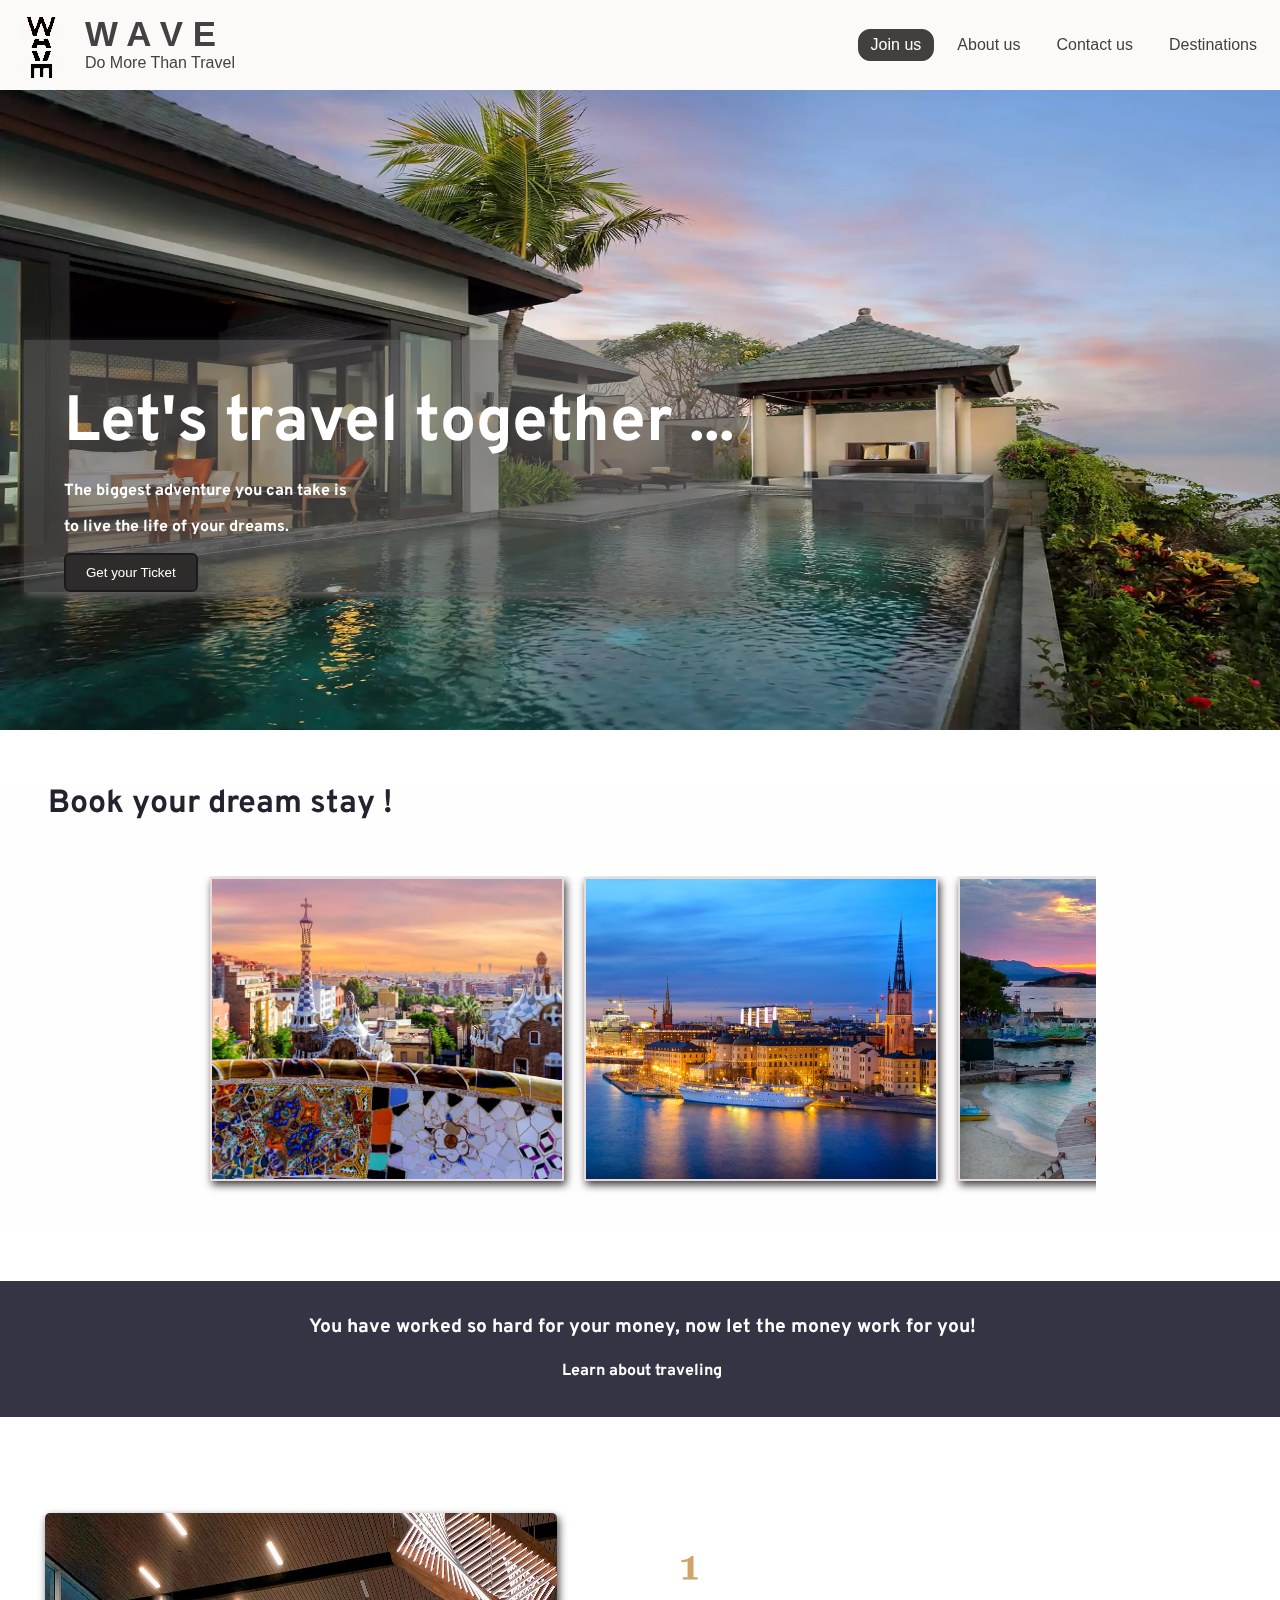
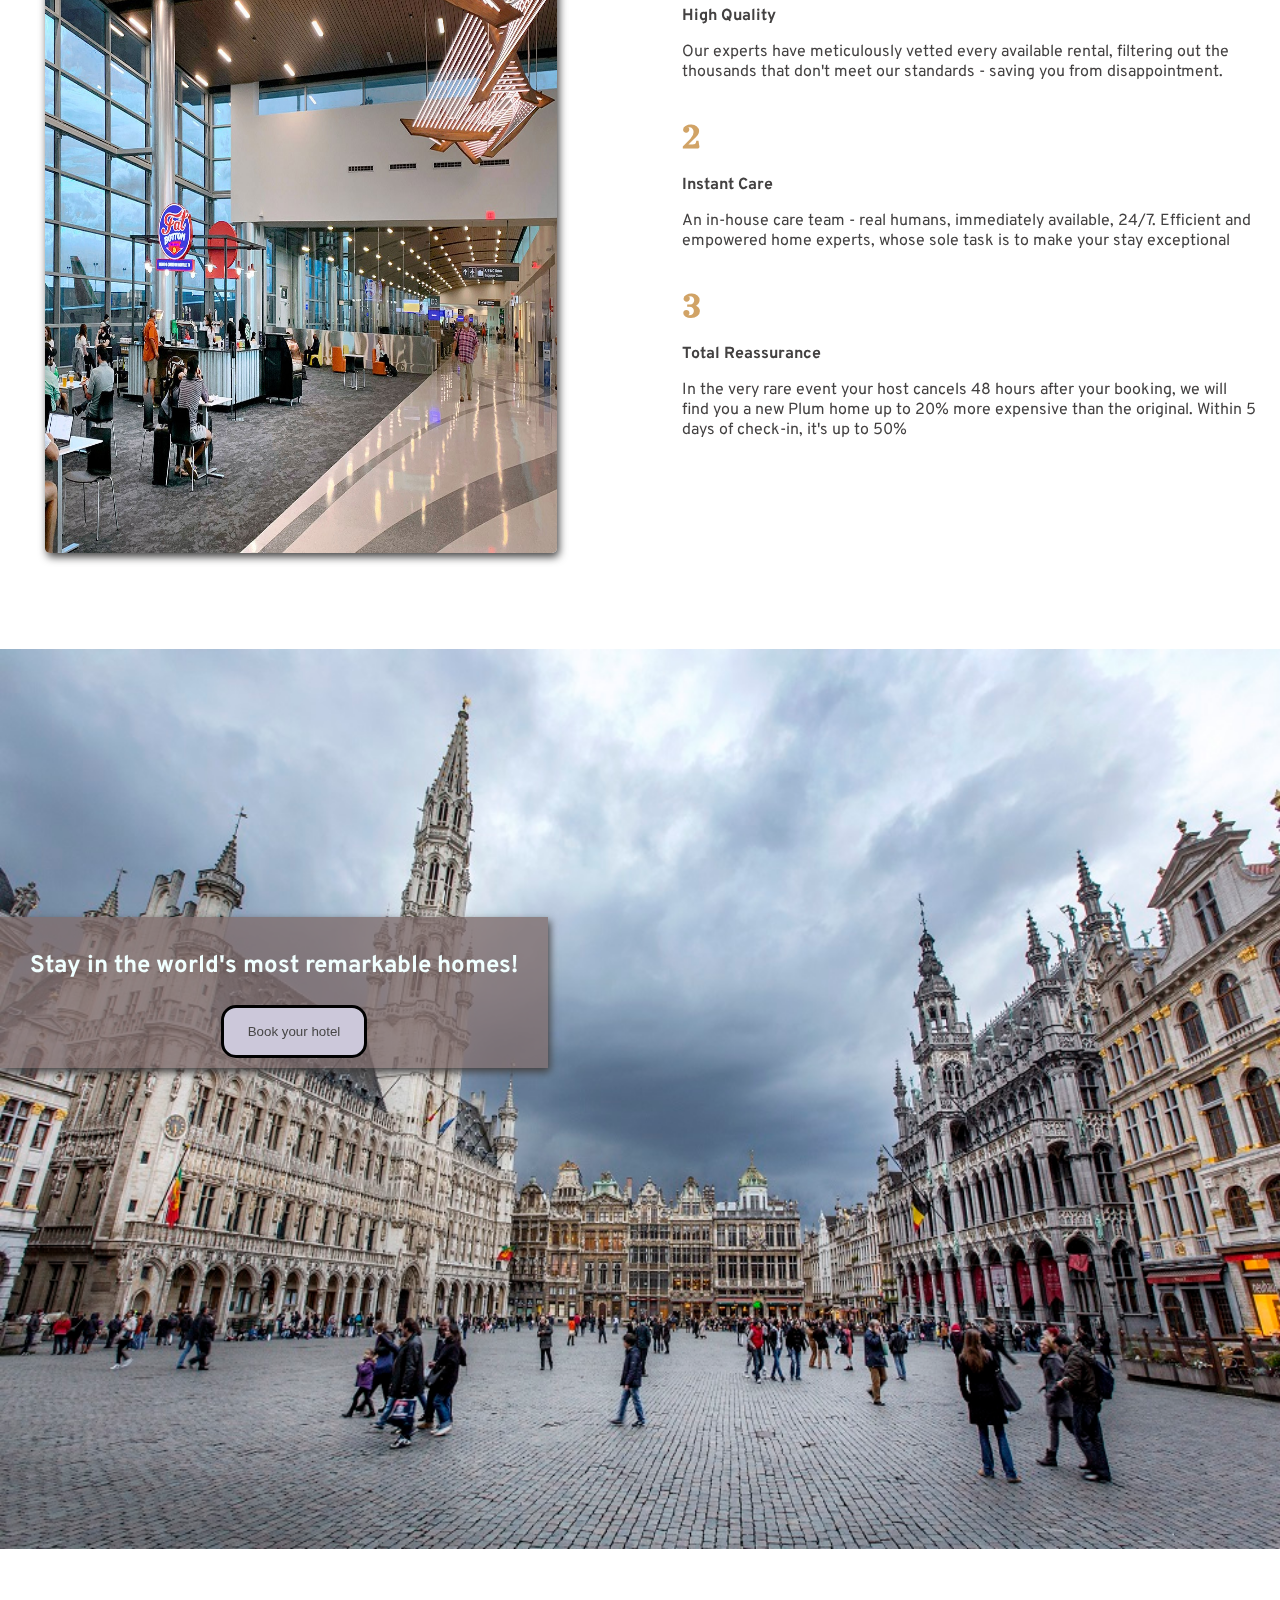
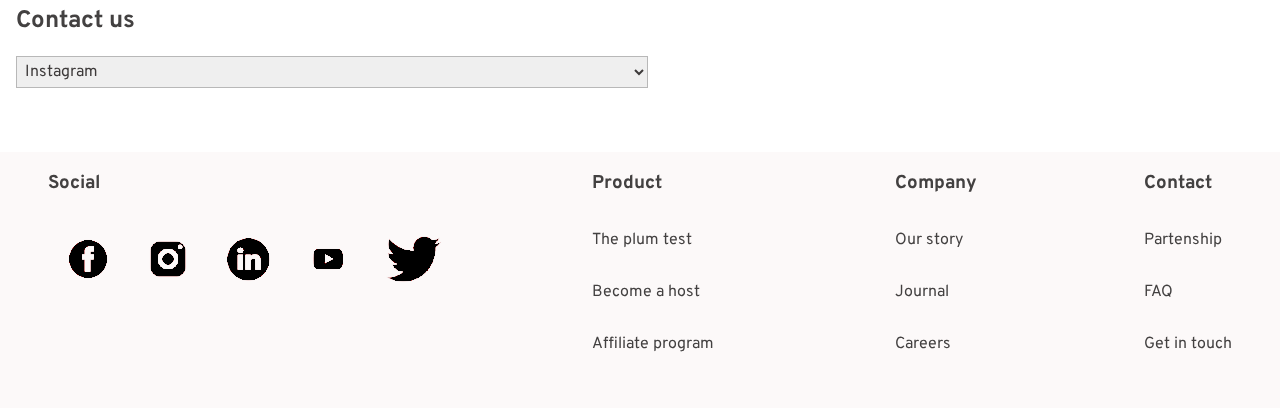
<file: index.html>
<!DOCTYPE html>
<html lang="en">

<head>
    <meta charset="UTF-8">
    <meta name="viewport" content="width=device-width, initial-scale=1.0">
    <link rel="preconnect" href="https://fonts.googleapis.com">
    <link rel="preconnect" href="https://fonts.gstatic.com" crossorigin>
    <link href="https://fonts.googleapis.com/css2?family=Great+Vibes&family=Overpass:wght@300&display=swap"
        rel="stylesheet">
    <link rel="preconnect" href="https://fonts.googleapis.com">
    <link rel="preconnect" href="https://fonts.gstatic.com" crossorigin>
    <link href="https://fonts.googleapis.com/css2?family=Croissant+One&display=swap" rel="stylesheet">
    <link rel="stylesheet" href="styles/shared.css">
    <link rel="stylesheet" href="styles/style.css">
    <link rel="stylesheet" href="styles/header.css">
    <script src="script/header.js" type="text/javascript"></script>
    <title>Travel</title>
</head>

<body>
    <header>
        <div class="logo-container">
            <div class="logo-image-container">
                <img class="logo" src="images/2(1).png" alt="Logo" />
            </div>
            <div class="logo-text-container">
                <p id="title"><a href="index.html"><strong>W A V E</strong></a></p>
                <p id="under-title">Do More Than Travel</p>
            </div>
        </div>

        <div class="navigation" id="navigation">
            <div class="nav-item item-close-button">
                <button class="close-button" onclick="closeMenu()"><img class="close-icon"
                        src="images/close.jpg" alt="close-icon" /></button>
            </div>
            <div class="nav-item">
                <a class="nav-item-href primary-button" href="log-in.php">
                    Join us
                </a>
            </div>
            <div class="nav-item">
                <a class="nav-item-href" href="about.html">
                    <nav>About us</nav>
                </a>
            </div>
            <div class="nav-item">
                <a class="nav-item-href" href="contact-us.php">
                    Contact us
                </a>
            </div>
            <div class="nav-item">
                <a class="nav-item-href" id="menu" href="#"> Destinations </a>
                <div class="dropdown">
                    <ul>
                        <li><a href="albania.html">Albania</a></li>
                        <li><a href="sweden.html">Sweden</a></li>
                        <li><a href="italy.html">Italy</a></li>
                        <li><a href="uk.html">UK</a></li>
                        <li><a href="greece.html">Greece</a></li>
                        <li><a href="spain.html">Spain</a></li>
                    </ul>
                </div>
                </a>
            </div>
        </div>
        <div class="burger-menu">
            <button onclick="openMenu()"><img class="burget-icon"
                    src="images/burger.jpg" alt="burger-icon" /></button>
        </div>
    </header>
    <main>
        <section id="first-section">        
                <img src="images/84.jpg" alt="Traveling">
    
                <div id="main-page-text">
                    <ul>
                        <li id="main-txt">
                            <p > <h1 >Let's  travel  together ...</h1></p>
                        </li>
                        <li id="under-main-txt" >
                          <p >The biggest adventure you can take is</p>
                          <p> to live the life of your dreams.</p>
                          <a href="tickets.html"><button>Get your Ticket</button></a>
                        </li>
                    </ul>
            </div>
           
        </div>
        </section>
        <section id="second-section">
            <p>Book your dream stay !</p>
            
                <div>
                    <button class="icon" onclick="scrolll()"><i class="fas fa-angle-left"></i></button>
                </div>
                <div id="cover">
                 <ul id="scroll-images">
                <li class="child">
                    <a href="spain.html">
                        <img class="cild-img" src="images/barcelona.webp" alt="Barcelona">   
                    </a>
                </li>
                <li class="child">
                    <a href="sweden.html">
                        <img class="cild-img" src="images/stockholm.jpg" alt="Stockholm">
                    </a>
                </li>
                <li class="child">
                    <a href="albania.html">
                        <img class="child-img" src="images/albania.jpg" alt="Ksamil">    
                    </a>
                </li>
                <li class="child">
                    <a href="greece.html">
                        <img class="child-img" src="images/santorini.jpg" alt="Santorini">
                    </a>
                </li>
                <li class="child">
                    <a href="uk.html">
                        <img class="child-img" src="images/uk.jpg" alt="London">
                    </a>
                </li>
                <li class="child">
                    <a href="italy.html">
                        <img class="child-img" src="images/italyy.jpg" alt="Venecia">
                    </a>
                </li>
            </ul>
            </div>
            <button class="icon" onclick="scrollr()"><i class="fas fa-angle-right"></i></button>

            <script>
                function scrolll(){
                    var left=document.querySelector(".scroll-images");
                    left.scrollBy(350, 0);
                }
                function scrollr(){
                    var right=document.querySelector(".scroll-images");
                    right.scrollBy(-350, 0);
                }
            </script>
           
        </section>
        <section id="third-section">
            <p>You have worked so hard for your money,  now let the money  work for you!</p>
            <p><a href="https://industry.traveloregon.com"> Learn about traveling</a></p>
        </section>

        <section id="fourth-section">
            <img src="images/what-we-offer.jpg" alt="Traveling">
            <section id="fourth-section-content">
                <div class="our-care">
                <p class="number">1</p>
                <p class="title-number">High Quality </p>
                <p>Our experts have meticulously vetted every available rental, 
                    filtering out the thousands that don't meet our standards - saving you from disappointment.</p>

            </div>
            <div class="our-care">
                <p class="number">2</p>
                <p  class="title-number">Instant Care</p>
                <p>An in-house care team - real humans, immediately available, 24/7.
                     Efficient and empowered home experts, whose sole task is to make your stay exceptional</p>
            </div>
            <div class="our-care">
                <p class="number">3</p>
                <p class="title-number">Total Reassurance</p>
                <p>In the very rare event your host cancels 48 hours after your booking, 
                    we will find you a new Plum home up to 20% more expensive than the original. Within 5 days of check-in,
                     it's up to 50%</p>
            </div> 
            </section>

           
        </section>
        <section id="fifth-section">
            <img src="images/foto5.jpg" alt="best-place">
            <div id="fifth-section-content">
                <p>Stay in the world's most remarkable homes!</p>
                <ul id="in-fifth-section">
                    <a href="hotels.php"> <button type="button" >Book your hotel</button></a>
                 
                </ul>
            
            </div>
            
        </section>
    </main>
    <footer>

        <div id="contact-us-part">
            <label for="contact-us" ><h2>Contact us</h2></label>
        <select name="contact-us" id="contact-us">
            <option value="">Instagram</option>
            <option value="">Email</option>
            <option value="">Number</option>
            <option value="">Facebook</option>
        </select>
        </div>
        
        <div id="footer-part">
             <section id="social-part">
            <h3>Social</h3>
              <ul class="footer-content-special">
        <li > 
            <a href="https://www.facebook.com">
                <img class="last-img" src="images/facebook.jpg" alt="facebook">
            </a>
           
        <li>
            <a href="https://www.instagram.com">
                <img  class="last-img" src="images/insta.jpg" alt="instagram"></li>
            </a>
        <li> 
            <a href="https://www.linkedIn">
                <img  class="last-img" src="images/in.jpg" alt="linkedin"></li>
            </a>
         <li> 
            <a href="https://www.youtube.com">
                <img  class="last-img" src="images/youtube.jpg" alt="youtube"></li>
            </a>
         <li><a href="https://twitter.com"> 
            <img  class="last-img" src="images/twitter.jpg" alt="twitter"></li>
        </a>
   
    
    </ul>
        </section>
        
        <section>
             <h3>Product</h3>
             <ul class="footer-content">
                <li>
                    <p>The plum test</p>
                </li>
                <li>
                    <p>Become a host</p>
                </li>
                <li>
                    <p>Affiliate program</p>
                </li>
             </ul>
        </section>
      <section>
        <h3>Company</h3>
        <ul class="footer-content">
            <li>
                <p>Our story</p>
            </li>
            <li> 
                <p>Journal</p>
            </li>
            <li>
                <p>Careers</p>
            </li>
        </ul>
      </section>
      <section>
        <h3>Contact</h3>
        <ul class="footer-content">
            <li>
                <p>Partenship</p>
            </li>
            <li>
                <p>FAQ</p>
            </li>
            <li>
                <p>Get in touch</p>
            </li>
        </ul>
      </section> 
        </div>
      
    </footer>
 
</body>
</html>
</file>
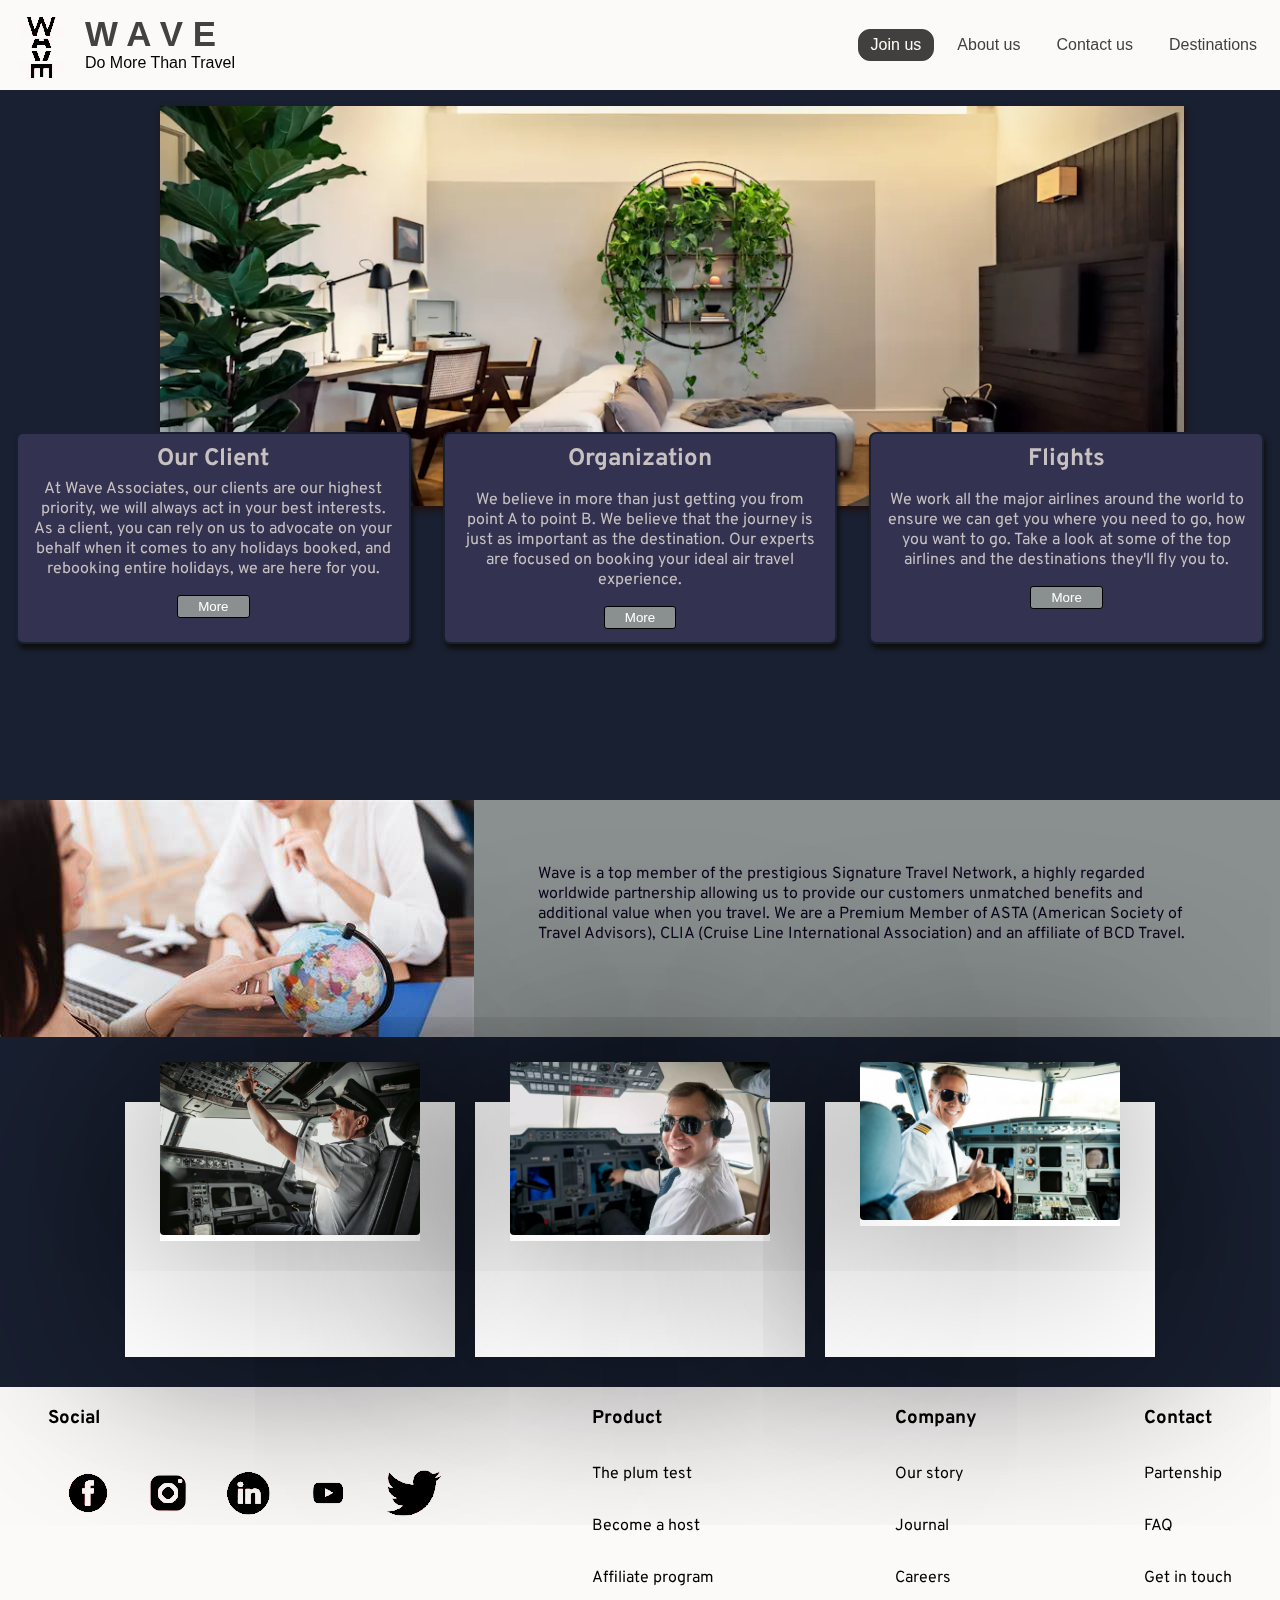
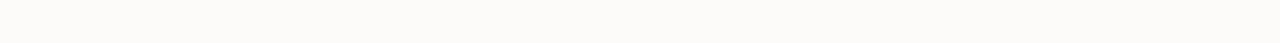
<file: about.html>
<!DOCTYPE html>
<html lang="en">
<head>
    <meta charset="UTF-8">
    <meta name="viewport" content="width=device-width, initial-scale=1.0">
    <link rel="preconnect" href="https://fonts.gstatic.com" crossorigin>
<link href="https://fonts.googleapis.com/css2?family=Great+Vibes&family=Overpass:wght@300&display=swap" rel="stylesheet">
<link rel="preconnect" href="https://fonts.googleapis.com">
<link rel="preconnect" href="https://fonts.gstatic.com" crossorigin>
<link href="https://fonts.googleapis.com/css2?family=Croissant+One&display=swap" rel="stylesheet">
    <link rel="stylesheet" href="styles/shared.css">
    <link rel="stylesheet" href="styles/about-us.css">
    <link rel="stylesheet" href="styles/header.css">
    <script src="script/header.js" type="text/javascript"></script>
    <title>About-us</title>
</head>
<body>
    <header>
        <div class="logo-container">
            <div class="logo-image-container">
                <img class="logo" src="images/2(1).png" alt="Logo" />
            </div>
            <div class="logo-text-container">
                <p id="title"><a href="index.html"><strong>W A V E</strong></a></p>
                <p id="under-title">Do More Than Travel</p>
            </div>
        </div>

        <div class="navigation" id="navigation">
            <div class="nav-item item-close-button">
                <button class="close-button" onclick="closeMenu()"><img class="close-icon" src="images/close.jpg"
                        alt="close-icon" /></button>
            </div>
            <div class="nav-item">
                <a class="nav-item-href primary-button" href="log-in.php">
                    Join us
                </a>
            </div>
            <div class="nav-item">
                <a class="nav-item-href" href="about.html">
                    <nav>About us</nav>
                </a>
            </div>
            <div class="nav-item">
                <a class="nav-item-href" href="contact-us.php">
                    Contact us
                </a>
            </div>
            <div class="nav-item">
                <a class="nav-item-href" id="menu" href="#"> Destinations </a>
                <div class="dropdown">
                    <ul>
                        <li><a href="albania.html">Albania</a></li>
                        <li><a href="sweden.html">Sweden</a></li>
                        <li><a href="italy.html">Italy</a></li>
                        <li><a href="uk.html">UK</a></li>
                        <li><a href="greece.html">Greece</a></li>
                        <li><a href="spain.html">Spain</a></li>
                    </ul>
                </div>
                </a>
            </div>
        </div>
        <div class="burger-menu">
            <button onclick="openMenu()"><img class="burget-icon" src="images/burger.jpg" alt="burger-icon" /></button>
        </div>
    </header>
    <main>
        <section id="img-part">
            <img src="images/about-us2.webp" alt="">
        </section>

        <section id="about-us-content">
            <ul>
                <li class="container1">
                    <div id="client-part">
                        <h2>Our Client</h2>
                        <p>At Wave Associates, our clients are our highest priority,
                            we will always act in your best interests.
                            As a client, you can rely on us to advocate on your behalf when it comes to any holidays
                            booked,
                            and rebooking entire holidays, we are here for you.</p>
                        <button>More</button>
                    </div>
                </li>


                <li class="container1">
                    <div id="organization-part">
                        <h2>Organization</h2>
                        <p>We believe in more than just getting you from point A to point B.
                            We believe that the journey is just as important as the destination.
                            Our experts are focused on booking your ideal air travel experience.</p>
                        <button>More</button>
                    </div>
                </li>

                <li class="container1">
                    <div id="flights-part">
                        <h2>Flights</h2>
                        <p>We work all the major airlines around the world to ensure we can get you where you need to
                            go,
                            how you want to go. Take a look at some of the top airlines and the destinations they'll fly
                            you to.</p>
                        <button>More</button>
                    </div>
                </li>


            </ul>

        </section>
        <section id="last-section">
            <div>
                <img src="images/about-us-1.jpg" alt="agency">
                <p>Wave is a top member of the prestigious Signature Travel Network,
                    a highly regarded worldwide partnership allowing us to provide our customers unmatched benefits and
                    additional value when you travel.
                    We are a Premium Member of ASTA (American Society of Travel Advisors),
                    CLIA (Cruise Line International Association) and an affiliate of BCD Travel.</p>
            </div>

        </section>

        <section id="end">
            <div class="container">
                <div class="card">
                    <div class="imgBx">
                        <img src="images/pilot1.jpg" alt="">
                    </div>

                    <div class="content">
                        <h2>Ian</h2>
                        <p>When it comes to flying, small mistakes can make a big impact, and there’s little room for
                            error in the skies,Ian has a high level of attention
                            to detail and precision to promote better flight safety.</p>
                    </div>
                </div>

                <div class="card">
                    <div class="imgBx">
                        <img src="images/pilot2.webp" alt="">
                    </div>

                    <div class="content">
                        <h2>James</h2>
                        <p>He's able to remain calm and collected, especially in emergency situations. Even
                            when the unexpected occurs,he's able to think clearly and stay focused on flying
                            the plane.</p>
                    </div>
                </div>

                <div class="card">
                    <div class="imgBx">
                        <img src="images/pilot3.jpg" alt="">
                    </div>

                    <div class="content">
                        <h2>Ryan</h2>
                        <p> Ryan has excellent communication skills. Whether he's communicating with air traffic
                            control, passengers, flight attendants, or their co-pilot.That leads to a successful takeoff, flight, and landing.</p>
                    </div>
                </div>


            </div>

        </section>
    </main>
    <footer>
        <div id="footer-part">
            <section id="social-part">
                <h3>Social</h3>
                <ul class="footer-content-special">
                    <li>
                        <a href="https://www.facebook.com">
                            <img class="last-img" src="images/facebook.jpg" alt="facebook">
                        </a>

                    <li>
                        <a href="https://www.instagram.com">
                            <img class="last-img" src="images/insta.jpg" alt="instagram">
                    </li>
                    </a>
                    <li>
                        <a href="https://www.linkedIn">
                            <img class="last-img" src="images/in.jpg" alt="linkedin">
                    </li>
                    </a>
                    <li>
                        <a href="https://www.youtube.com">
                            <img class="last-img" src="images/youtube.jpg" alt="youtube">
                    </li>
                    </a>
                    <li><a href="https://twitter.com">
                            <img class="last-img" src="images/twitter.jpg" alt="twitter"></li>
                    </a>


                </ul>
            </section>

            <section>
                <h3>Product</h3>
                <ul class="footer-content">
                    <li>
                        <p>The plum test</p>
                    </li>
                    <li>
                        <p>Become a host</p>
                    </li>
                    <li>
                        <p>Affiliate program</p>
                    </li>
                </ul>
            </section>
            <section>
                <h3>Company</h3>
                <ul class="footer-content">
                    <li>
                        <p>Our story</p>
                    </li>
                    <li>
                        <p>Journal</p>
                    </li>
                    <li>
                        <p>Careers</p>
                    </li>
                </ul>
            </section>
            <section>
                <h3>Contact</h3>
                <ul class="footer-content">
                    <li>
                        <p>Partenship</p>
                    </li>
                    <li>
                        <p>FAQ</p>
                    </li>
                    <li>
                        <p>Get in touch</p>
                    </li>
                </ul>
            </section>
        </div>


    </footer>
</body>

</html>
</file>
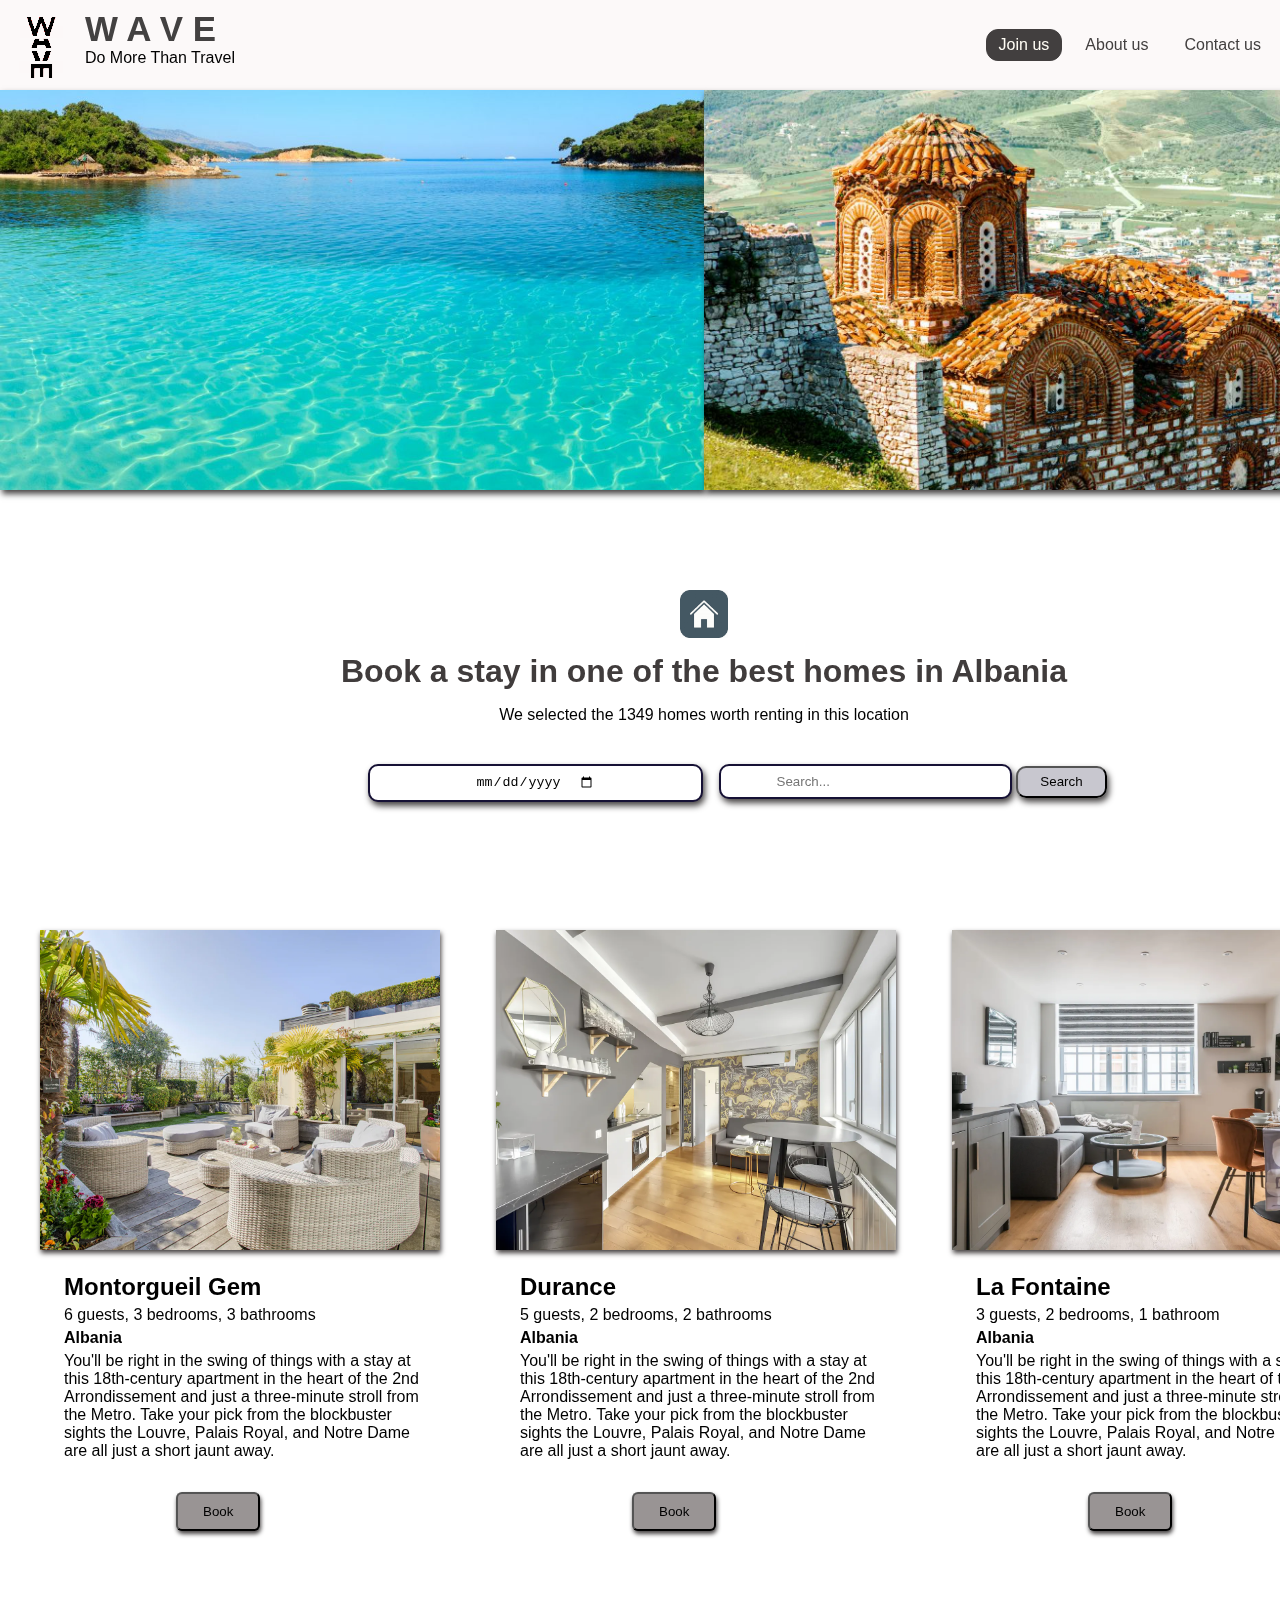
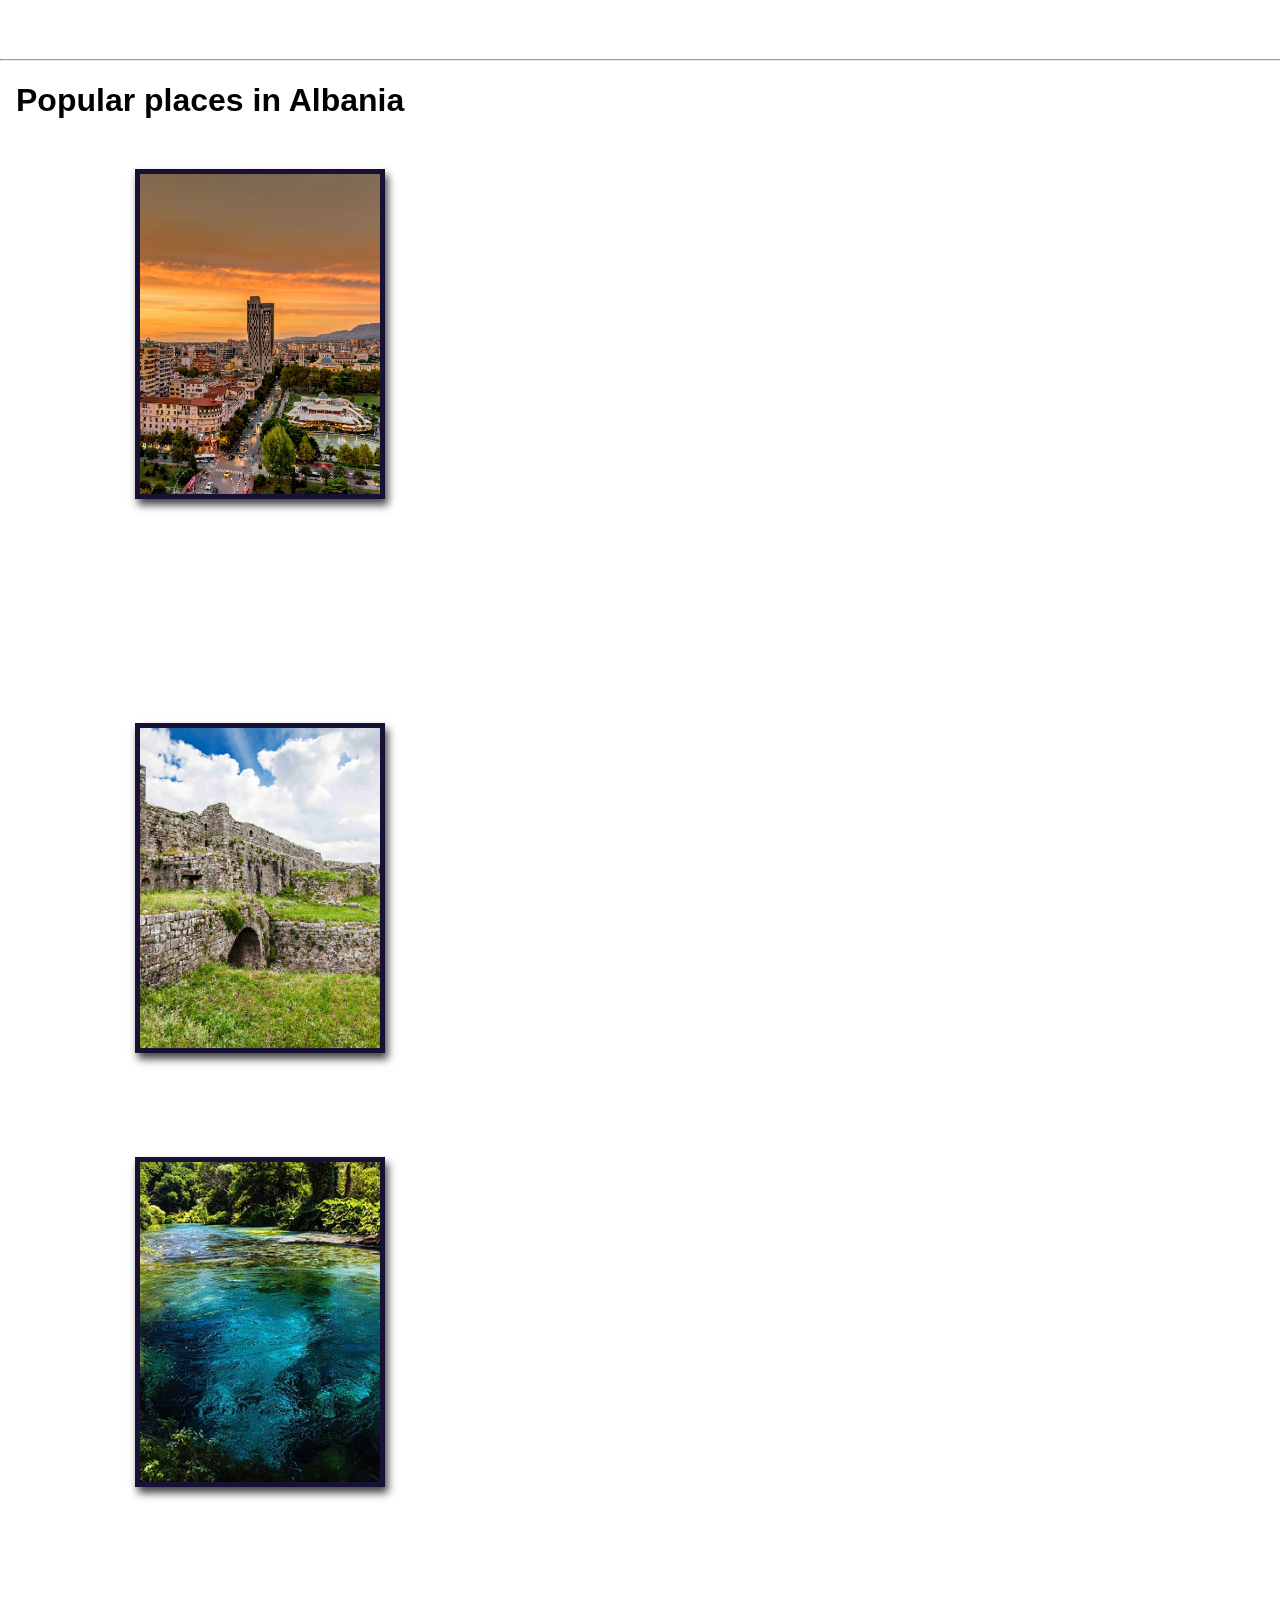
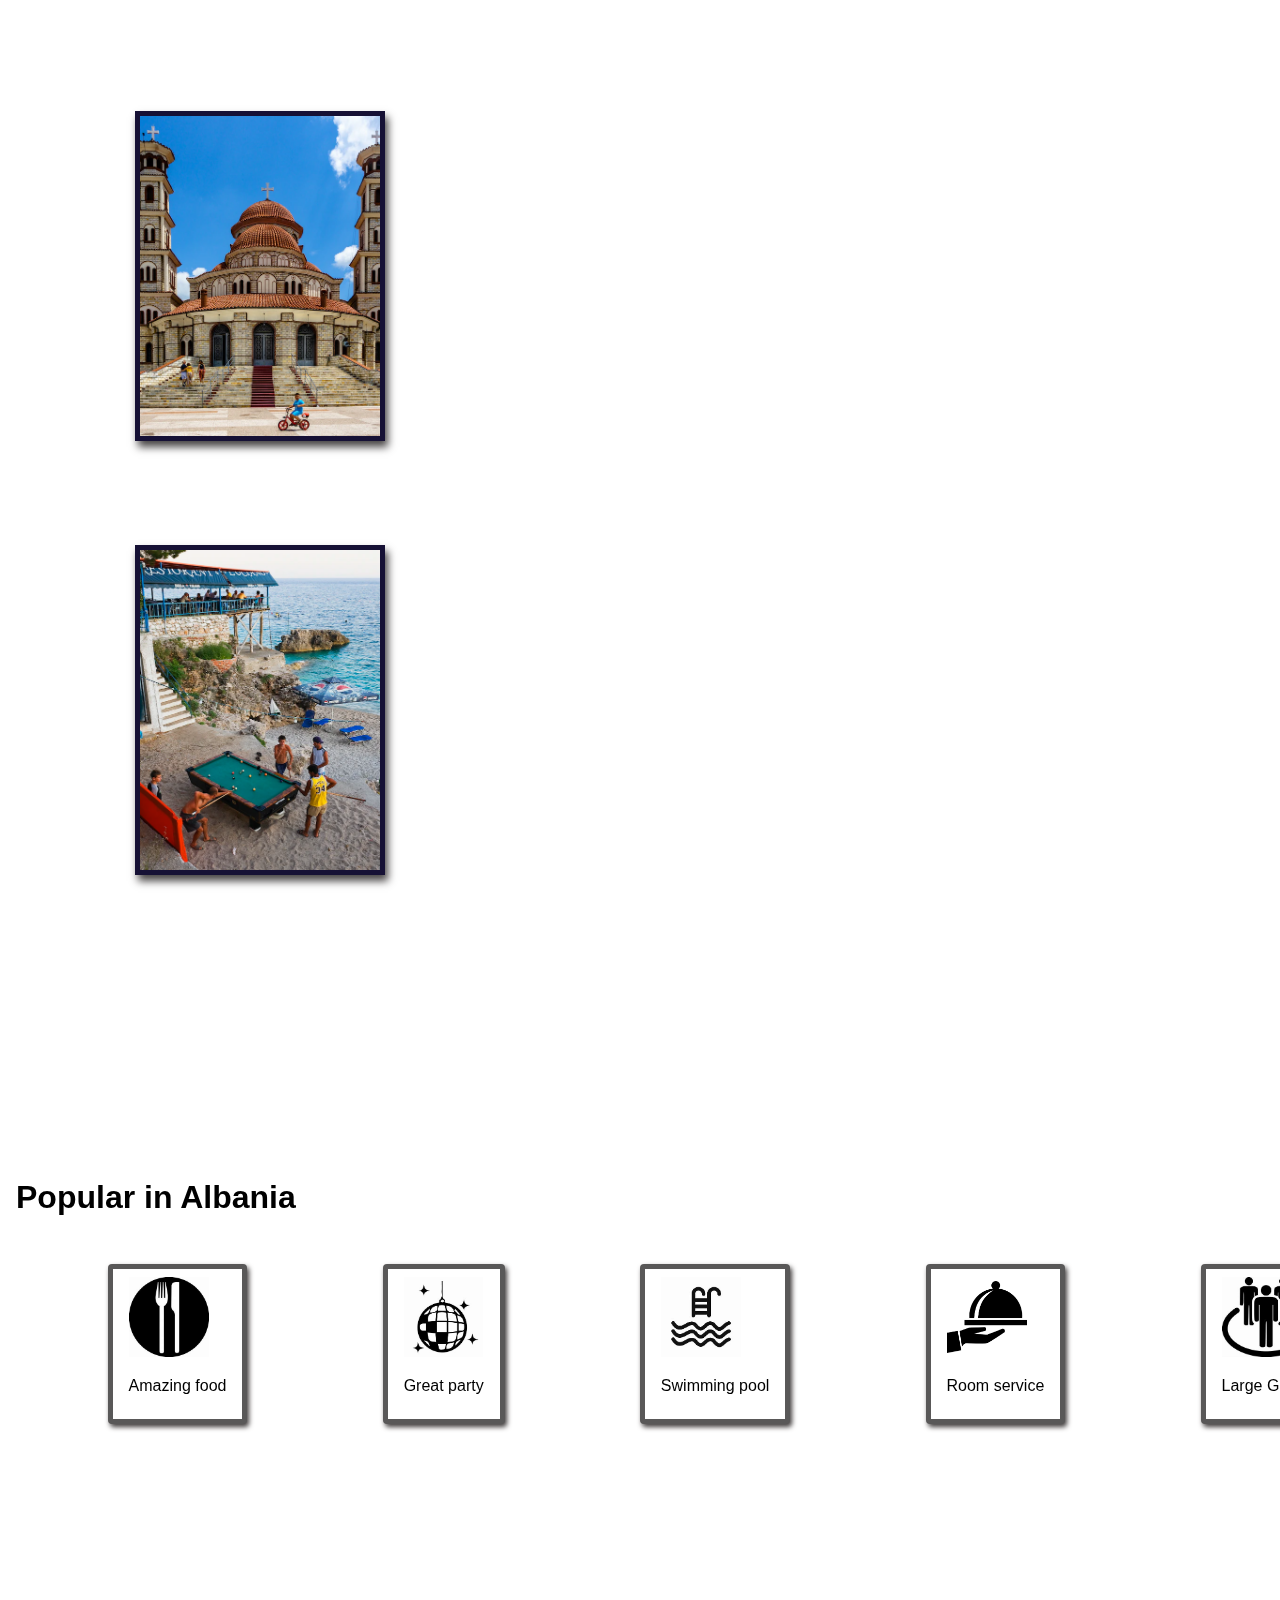
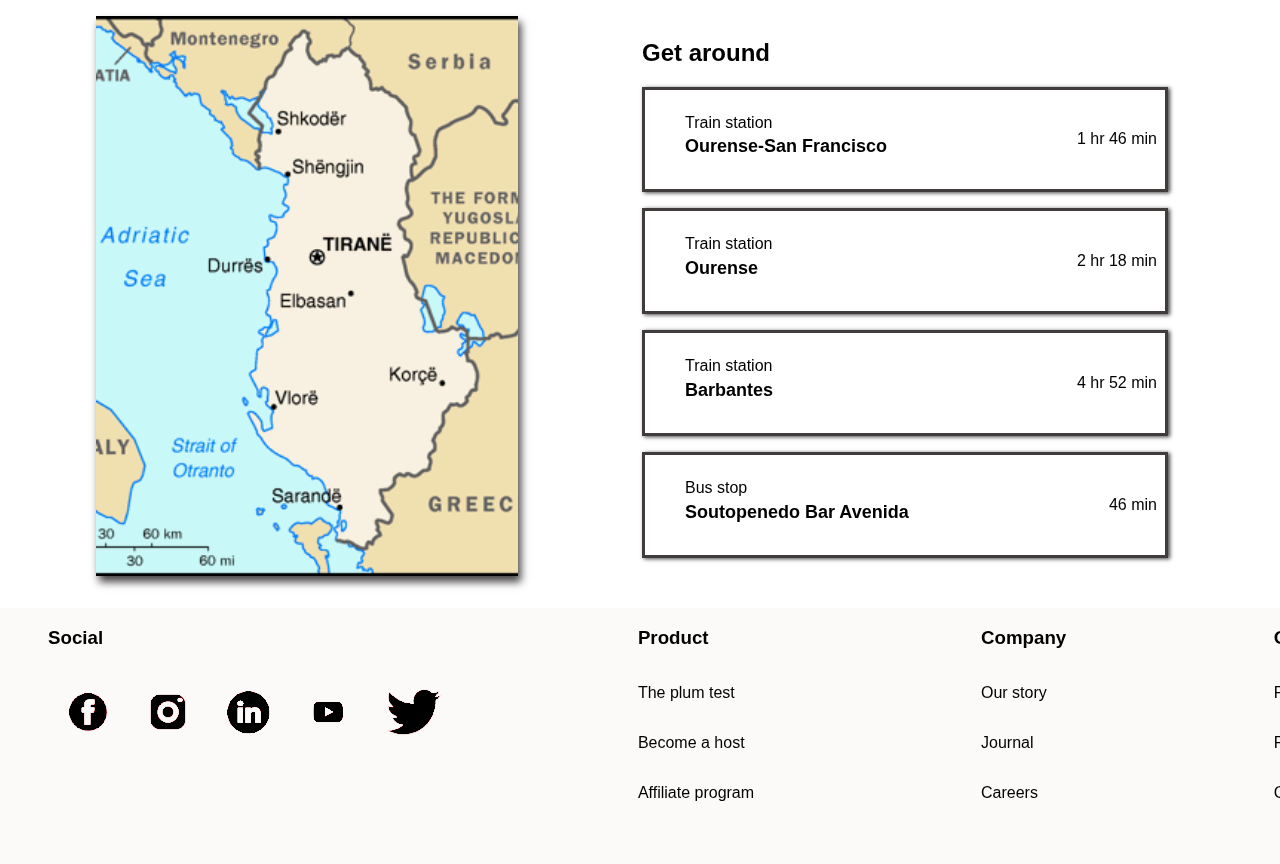
<file: albania.html>
<!DOCTYPE html>
<html lang="en">
<head>
    <meta charset="UTF-8">
    <meta name="viewport" content="width=device-width, initial-scale=1.0">
    <link rel="preconnect" href="https://fonts.gstatic.com" crossorigin>
    <link href="https://fonts.googleapis.com/css2?family=Great+Vibes&family=Overpass:wght@300&display=swap" rel="stylesheet">
    <link rel="preconnect" href="https://fonts.googleapis.com">
    <link rel="preconnect" href="https://fonts.gstatic.com" crossorigin>
    <link href="https://fonts.googleapis.com/css2?family=Croissant+One&display=swap" rel="stylesheet">
        <link rel="stylesheet" href="styles/shared.css">
         <link rel="stylesheet" href="styles/second-shared.css">
         <link rel="stylesheet" href="styles/header.css">
         <script src="script/header.js" type="text/javascript"></script>
        <title>Albania</title>
</head>
<body>
    <header>
        <div class="logo-container">
            <div class="logo-image-container">
                <img class="logo" src="images/2(1).png" alt="Logo" />
            </div>
            <div class="logo-text-container">
                <p id="title"><a href="index.html"><strong>W A V E</strong></a></p>
                <p id="under-title">Do More Than Travel</p>
            </div>
        </div>

        <div class="navigation" id="navigation">
            <div class="nav-item item-close-button">
                <button class="close-button" onclick="closeMenu()"><img class="close-icon"
                        src="images/close.jpg" alt="close-icon" /></button>
            </div>
            <div class="nav-item">
                <a class="nav-item-href primary-button" href="log-in.php">
                    Join us
                </a>
            </div>
            <div class="nav-item">
                <a class="nav-item-href" href="about.html">
                    <nav>About us</nav>
                </a>
            </div>
            <div class="nav-item">
                <a class="nav-item-href" href="contact-us.php">
                    Contact us
                </a>
            </div>
            <div class="nav-item">
                <a class="nav-item-href" id="menu" href="#"> Destinations </a>
                <div class="dropdown">
                    <ul>
                        <li><a href="albania.html">Albania</a></li>
                        <li><a href="sweden.html">Sweden</a></li>
                        <li><a href="italy.html">Italy</a></li>
                        <li><a href="uk.html">UK</a></li>
                        <li><a href="greece.html">Greece</a></li>
                        <li><a href="spain.html">Spain</a></li>
                    </ul>
                </div>
                </a>
            </div>
        </div>
        <div class="burger-menu">
            <button onclick="openMenu()"><img class="burget-icon"
                    src="images/burger.jpg" alt="burget-icon" /></button>
        </div>
    </header>

<main>
    <section id="first-section">
        <ul>
            <li id="first-img">
                <img src="images/ksamil1.jpg" alt="ksamil">
            </li>
            <li>
                 <img src="images/albania2.jpg" alt="ksasmil">
            </li>
        </ul>
    </section>

    <section id="second-section">
        <img src="images/home.jpg" alt="">
         <p id="title">Book a stay in one of the best homes in Albania</p>
           <p>We selected the 1349 homes worth renting in this location</p> 
           <ul id="input">
         <li id="date">
                <label for="date"></label>
             <input type="date" name="date" id="date" min="2023-10-01" placeholder="Reserve your date">
             
         </li>
           <li>
            <form action="search" method="get">
                <input type="text" name="q" placeholder="Search..." />
                <button type="submit">Search</button>
             </form>
         </li>
           </ul>
    </section>
       

    <section id="third-section">
        <style>
            .btn{
                padding: 10px 25px; 
                border-radius: 6px; 
                margin-left: 7rem; 
                margin-top: 2rem;
                cursor: pointer;
                box-shadow:  1px 3px 4px rgb(72, 69, 69);
                background-color: rgb(153, 148, 148);
            }
            .btn:hover{
                background-color: rgb(147, 141, 141);
            }
        </style>
        <ul>
            <li>
                <img src="images/ksamil3.webp" alt="ksamil">
                <div>
                    <h2>Montorgueil Gem</h2>
                <p>6 guests, 3 bedrooms, 3 bathrooms</p>
                <p class="title2">Albania</p>
                <p>
                    You'll be right in the swing of things with a stay at this 18th-century apartment in the heart of the 2nd Arrondissement
                     and just a three-minute stroll from the Metro. Take your pick from the blockbuster sights 
                     the Louvre, Palais Royal, and Notre Dame are all just a short jaunt away. </p>
                     <a href="hotels.html"><button  class="btn" type="button">Book</button></a>
                </div>
                
            </li>
            <li>
                <img src="images/ksamil4.webp" alt="ksamil">
                <div>
                    <h2>Durance</h2>
                <p>5 guests, 2 bedrooms, 2 bathrooms</p>
                <p class="title2">Albania</p>
                <p>
                    You'll be right in the swing of things with a stay at this 18th-century apartment in the heart of the 2nd Arrondissement
                     and just a three-minute stroll from the Metro. Take your pick from the blockbuster sights 
                     the Louvre, Palais Royal, and Notre Dame are all just a short jaunt away. </p>
                     <a href="hotels.html"><button  class="btn" type="button">Book</button></a>
                </div>
                
            </li>
            <li>
                <img src="images/ksmail5webp.webp" alt="ksamil">
                <div>
                   <h2>La Fontaine</h2>
                <p>3 guests, 2 bedrooms, 1 bathroom</p>
                <p class="title2">Albania</p>
                <p>
                    You'll be right in the swing of things with a stay at this 18th-century apartment in the heart of the 2nd Arrondissement
                     and just a three-minute stroll from the Metro. Take your pick from the blockbuster sights 
                     the Louvre, Palais Royal, and Notre Dame are all just a short jaunt away. </p> 
                     <a href="hotels.html"><button  class="btn" type="button">Book</button></a>
                </div>
                
            </li>
        </ul>
    </section>

<hr>  
<section id="sixth-section">
        <h1 style="margin-left: 1rem; font-weight: bold;">Popular places in Albania</h1>
        <div class="container2">
            <div class="box one "  data-text="Tirana"><img src="images/tirana1.jpg" alt=""></div>
            <div class="box two " data-text="Shkodra"><img src="images/shkodra.jpg" alt=""></div>
            <div class="box three " data-text="Syri i Kalter"><img src="images/syri.jpg" alt=""></div>
            <div class="box four " data-text="Korca"><img src="images/korqa.webp" alt=""></div>
            <div class="box five " data-text="Dhermi"><img src="images/Dhermi.webp" alt=""></div>
        </div>

    </section>

    <section id="fourth-section">
        <h1>Popular in Albania</h1>
        <ul>
            <li>
               <img src="images/food.jpg" alt="food"> 
               <p>Amazing food</p>
            </li>
            <li>
                
            <img src="images/party.jpg" alt="party">
            <p>Great party</p>
            </li>
            <li>
                <img src="images/pool.jpg" alt="pool">
                <p>Swimming pool</p>
            </li>
            <li>
                
            <img src="images/service.webp" alt="room-service">
            <p>Room service</p>
            </li>
            <li>
                <img src="images/community.jpg" alt="community">
                <p>Large Groups</p>
            </li>
            
        </ul>
    </section>
  

    <section id="fifth-section">
        <img src="images/al.gif" alt="lokacioni">
        <ul id="whole-part">
             <h2>Get around</h2>
            <ul class="in">
                <ul class="right">
               <li  class="top"><p>Train station</p></li>
               <li class="title1"><p>Ourense-San Francisco</p></li>
           </ul>
           <li class="left"><p>1 hr 46 min</p></li>
        </ul>
        <ul class="in">
        
            <ul class="right">
               <li  class="top"><p>Train station</p></li>
               <li class="title1"><p>Ourense</p></li>
           </ul>
           <li class="left"><p>2 hr 18 min</p></li>
        </ul>
        <ul class="in">
        
            <ul class="right">
               <li  class="top"><p>Train station</p></li>
               <li class="title1"><p>Barbantes</p></li>
           </ul>
           <li><p class="left">4 hr 52 min</p></li>
        </ul>
        <ul class="in">

            <ul class="right">
               <li class="top"><p>Bus stop</p></li>
               <li class="title1"><p>Soutopenedo Bar Avenida</p></li>
           </ul>
           <li><p class="left">46 min</p></li>
        </ul>
        </ul>
        
        

    </section>
</main>

<footer>
    <div id="footer-part">
        <section id="social-part">
       <h3>Social</h3>
         <ul class="footer-content-special">
   <li > 
       <a href="https://www.facebook.com">
           <img class="last-img" src="images/facebook.jpg" alt="facebook">
       </a>
      
   <li>
       <a href="https://www.instagram.com">
           <img  class="last-img" src="images/insta.jpg" alt="instagram"></li>
       </a>
   <li> 
       <a href="https://www.linkedIn">
           <img  class="last-img" src="images/in.jpg" alt="linkedin"></li>
       </a>
    <li> 
       <a href="https://www.youtube.com">
           <img  class="last-img" src="images/youtube.jpg" alt="youtube"></li>
       </a>
    <li><a href="https://twitter.com"> 
       <img  class="last-img" src="images/twitter.jpg" alt="twitter"></li>
   </a>


</ul>
   </section>
   
   <section>
        <h3>Product</h3>
        <ul class="footer-content">
           <li>
               <p>The plum test</p>
           </li>
           <li>
               <p>Become a host</p>
           </li>
           <li>
               <p>Affiliate program</p>
           </li>
        </ul>
   </section>
 <section>
   <h3>Company</h3>
   <ul class="footer-content">
       <li>
           <p>Our story</p>
       </li>
       <li> 
           <p>Journal</p>
       </li>
       <li>
           <p>Careers</p>
       </li>
   </ul>
 </section>
 <section>
   <h3>Contact</h3>
   <ul class="footer-content">
       <li>
           <p>Partenship</p>
       </li>
       <li>
           <p>FAQ</p>
       </li>
       <li>
           <p>Get in touch</p>
       </li>
   </ul>
 </section> 
   </div>
 

</footer>

</body>
</html>
</file>
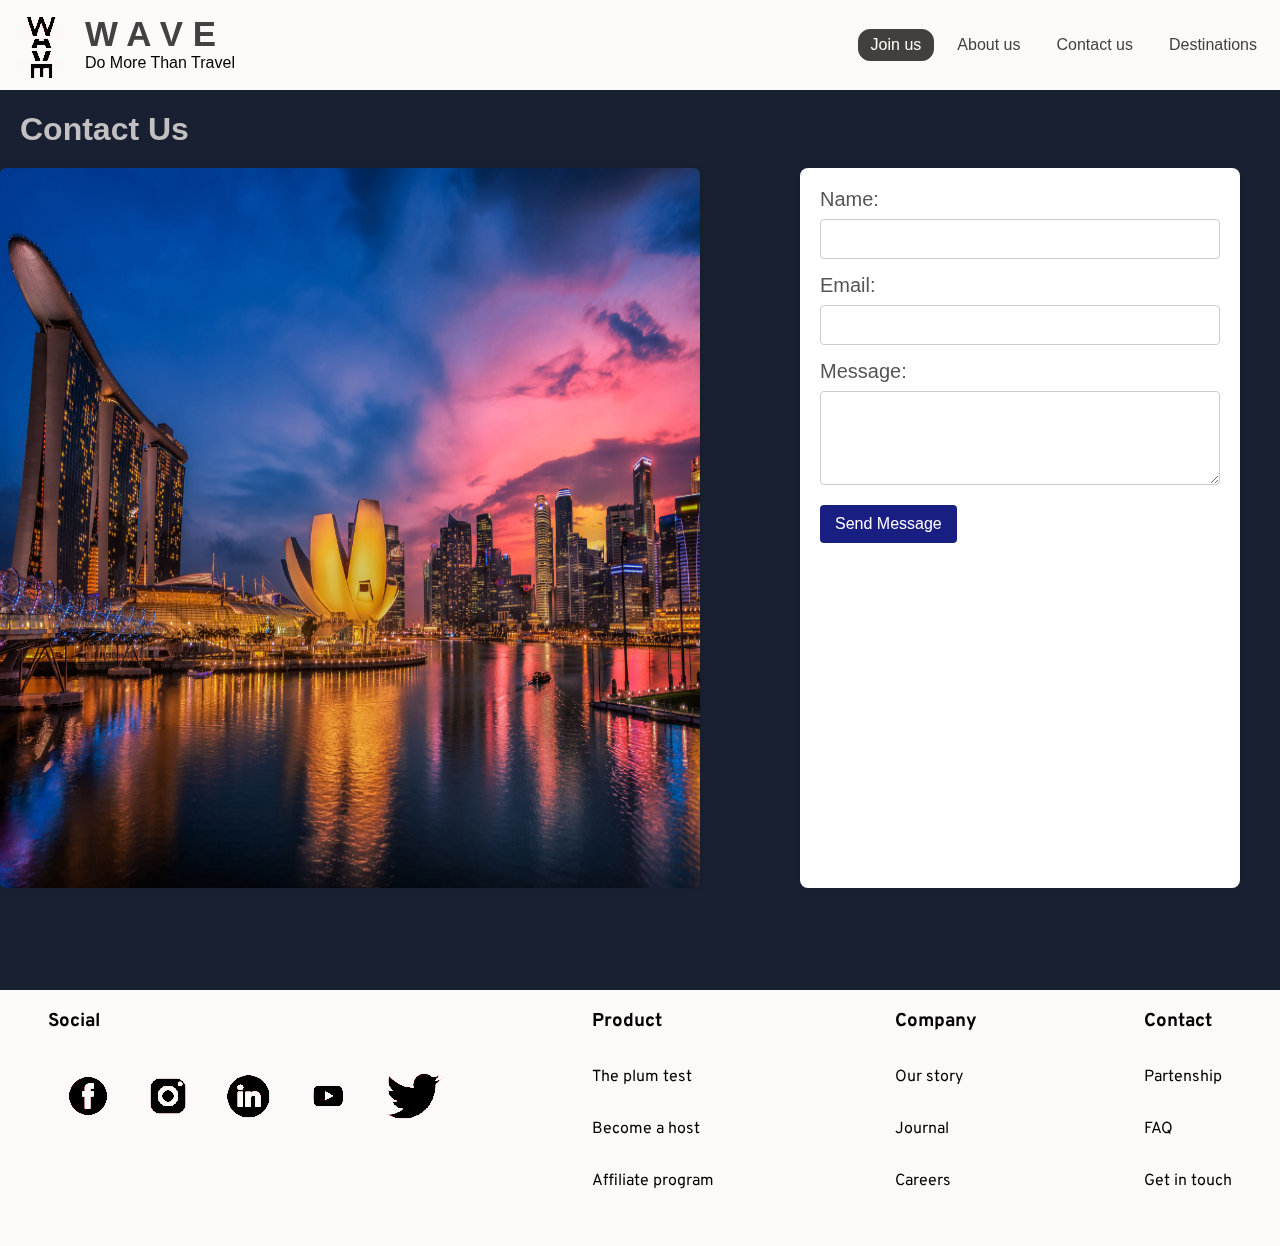
<file: contact-us.html>
<!DOCTYPE html>
<html lang="en">
<head>
    <meta charset="UTF-8">
    <meta name="viewport" content="width=device-width, initial-scale=1.0">
    <link rel="preconnect" href="https://fonts.gstatic.com" crossorigin>
<link href="https://fonts.googleapis.com/css2?family=Great+Vibes&family=Overpass:wght@300&display=swap" rel="stylesheet">
<link rel="preconnect" href="https://fonts.googleapis.com">
<link rel="preconnect" href="https://fonts.gstatic.com" crossorigin>
<link href="https://fonts.googleapis.com/css2?family=Croissant+One&display=swap" rel="stylesheet">
    <link rel="stylesheet" href="styles/shared.css">
    <link rel="stylesheet" href="styles/about-us.css">
    <link rel="stylesheet" href="styles/header.css">
    <link rel="stylesheet" href="styles/contact-us.css">
    <script src="script/header.js" type="text/javascript"></script>
    <title>About-us</title>
</head>
<body>
    <header>
        <div class="logo-container">
            <div class="logo-image-container">
                <img class="logo" src="images/2(1).png" alt="Logo" />
            </div>
            <div class="logo-text-container">
                <p id="title"><a href="index.html"><strong>W A V E</strong></a></p>
                <p id="under-title">Do More Than Travel</p>
            </div>
        </div>
    
        <div class="navigation" id="navigation">
            <div class="nav-item item-close-button">
                <button class="close-button" onclick="closeMenu()"><img class="close-icon" src="images/close.jpg"
                        alt="close-icon" /></button>
            </div>
            <div class="nav-item">
                <a class="nav-item-href primary-button" href="log-in.html">
                    Join us
                </a>
            </div>
            <div class="nav-item">
                <a class="nav-item-href" href="about.html">
                    <nav>About us</nav>
                </a>
            </div>
            <div class="nav-item">
                <a class="nav-item-href" href="contact-us.html">
                    Contact us
                </a>
            </div>
            <div class="nav-item">
                <a class="nav-item-href" id="menu" href="#"> Destinations </a>
                <div class="dropdown">
                    <ul>
                        <li><a href="albania.html">Albania</a></li>
                        <li><a href="sweden.html">Sweden</a></li>
                        <li><a href="italy.html">Italy</a></li>
                        <li><a href="uk.html">UK</a></li>
                        <li><a href="greece.html">Greece</a></li>
                        <li><a href="spain.html">Spain</a></li>
                    </ul>
                </div>
                </a>
            </div>
        </div>
        <div class="burger-menu">
            <button onclick="openMenu()"><img class="burget-icon" src="images/burger.jpg" alt="burger-icon" /></button>
        </div>
    </header>
    <main>
        <div class="contact"><h1>Contact Us</h1></div>
        <div class="img1">
            <img src="images/contact-us.jpg" alt="">
             

        <form id="contactForm">
            <label for="name">Name:</label>
            <input type="text" id="name" name="name" required>
    
            <label for="email">Email:</label>
            <input type="email" id="email" name="email" required>
    
            <label for="message">Message:</label>
            <textarea id="message" name="message" rows="4" required></textarea>
    
            <button type="button" onclick="sendMessage()">Send Message</button>
        </form>
        </div>
       
        <script>
            function sendMessage() {
                var name = document.getElementById('name').value;
                var email = document.getElementById('email').value;
                var message = document.getElementById('message').value;

                var emailRegex = /^[^\s@]+@[^\s@]+\.[^\s@]+$/;


                if (name.trim() === '') {
                    alert('Please enter your name.');
                    return;
                }

                if (email.trim() === '') {
                    alert('Please enter your email.');
                    return;
                } else if (!emailRegex.test(email)) {
                    alert('Please enter a valid email address.');
                    return;
                }

                if (message.trim() === '') {
                    alert('Please enter your message.');
                    return;
                }

                // If all validation passes, proceed to send the message
                console.log('Name:', name);
                console.log('Email:', email);
                console.log('Message:', message);
                alert('Your message was successfuly sent');
                return true;

                document.getElementById('contactForm').reset();
            }
        </script>
    </main>
    <footer>
        <div id="footer-part">
            <section id="social-part">
                <h3>Social</h3>
                <ul class="footer-content-special">
                    <li>
                        <a href="https://www.facebook.com">
                            <img class="last-img" src="images/facebook.jpg" alt="facebook">
                        </a>

                    <li>
                        <a href="https://www.instagram.com">
                            <img class="last-img" src="images/insta.jpg" alt="instagram">
                    </li>
                    </a>
                    <li>
                        <a href="https://www.linkedIn">
                            <img class="last-img" src="images/in.jpg" alt="linkedin">
                    </li>
                    </a>
                    <li>
                        <a href="https://www.youtube.com">
                            <img class="last-img" src="images/youtube.jpg" alt="youtube">
                    </li>
                    </a>
                    <li><a href="https://twitter.com">
                            <img class="last-img" src="images/twitter.jpg" alt="twitter"></li>
                    </a>


                </ul>
            </section>

            <section>
                <h3>Product</h3>
                <ul class="footer-content">
                    <li>
                        <p>The plum test</p>
                    </li>
                    <li>
                        <p>Become a host</p>
                    </li>
                    <li>
                        <p>Affiliate program</p>
                    </li>
                </ul>
            </section>
            <section>
                <h3>Company</h3>
                <ul class="footer-content">
                    <li>
                        <p>Our story</p>
                    </li>
                    <li>
                        <p>Journal</p>
                    </li>
                    <li>
                        <p>Careers</p>
                    </li>
                </ul>
            </section>
            <section>
                <h3>Contact</h3>
                <ul class="footer-content">
                    <li>
                        <p>Partenship</p>
                    </li>
                    <li>
                        <p>FAQ</p>
                    </li>
                    <li>
                        <p>Get in touch</p>
                    </li>
                </ul>
            </section>
        </div>


    </footer>
</body>

</html>
</file>
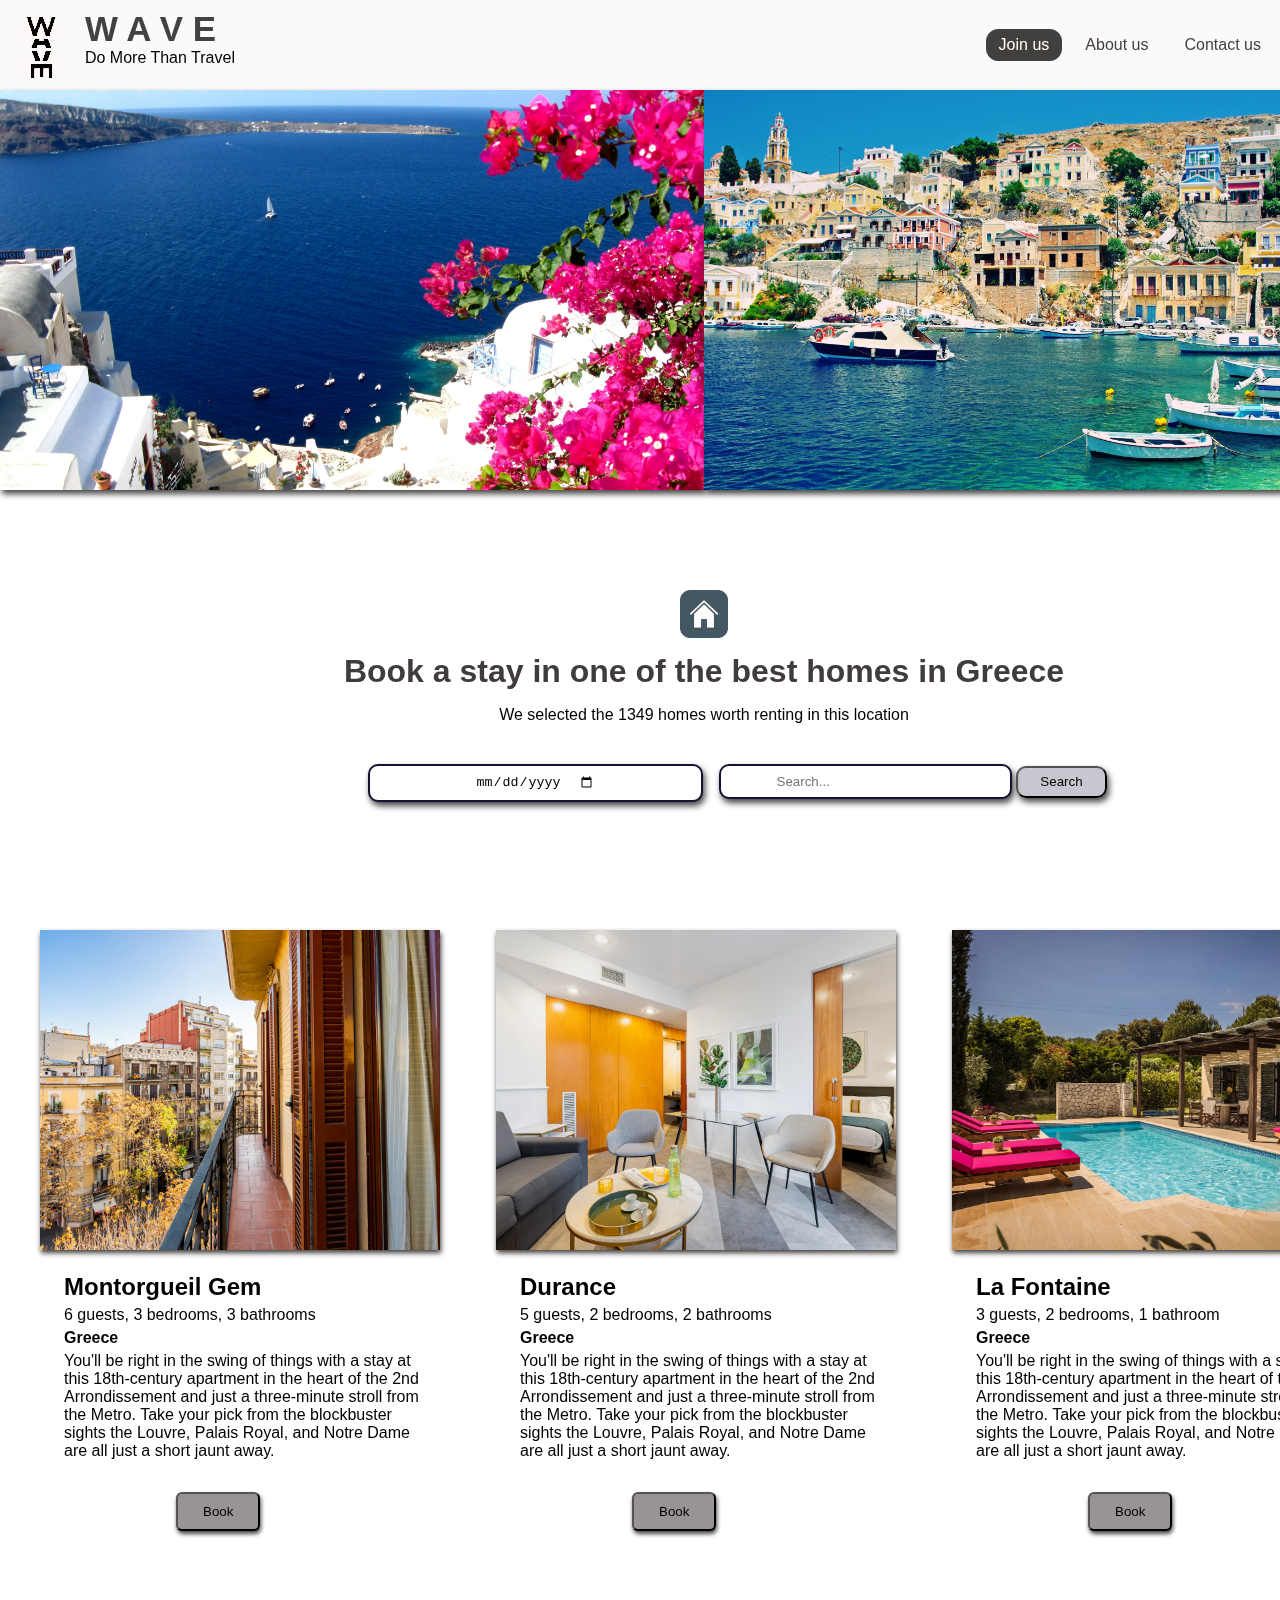
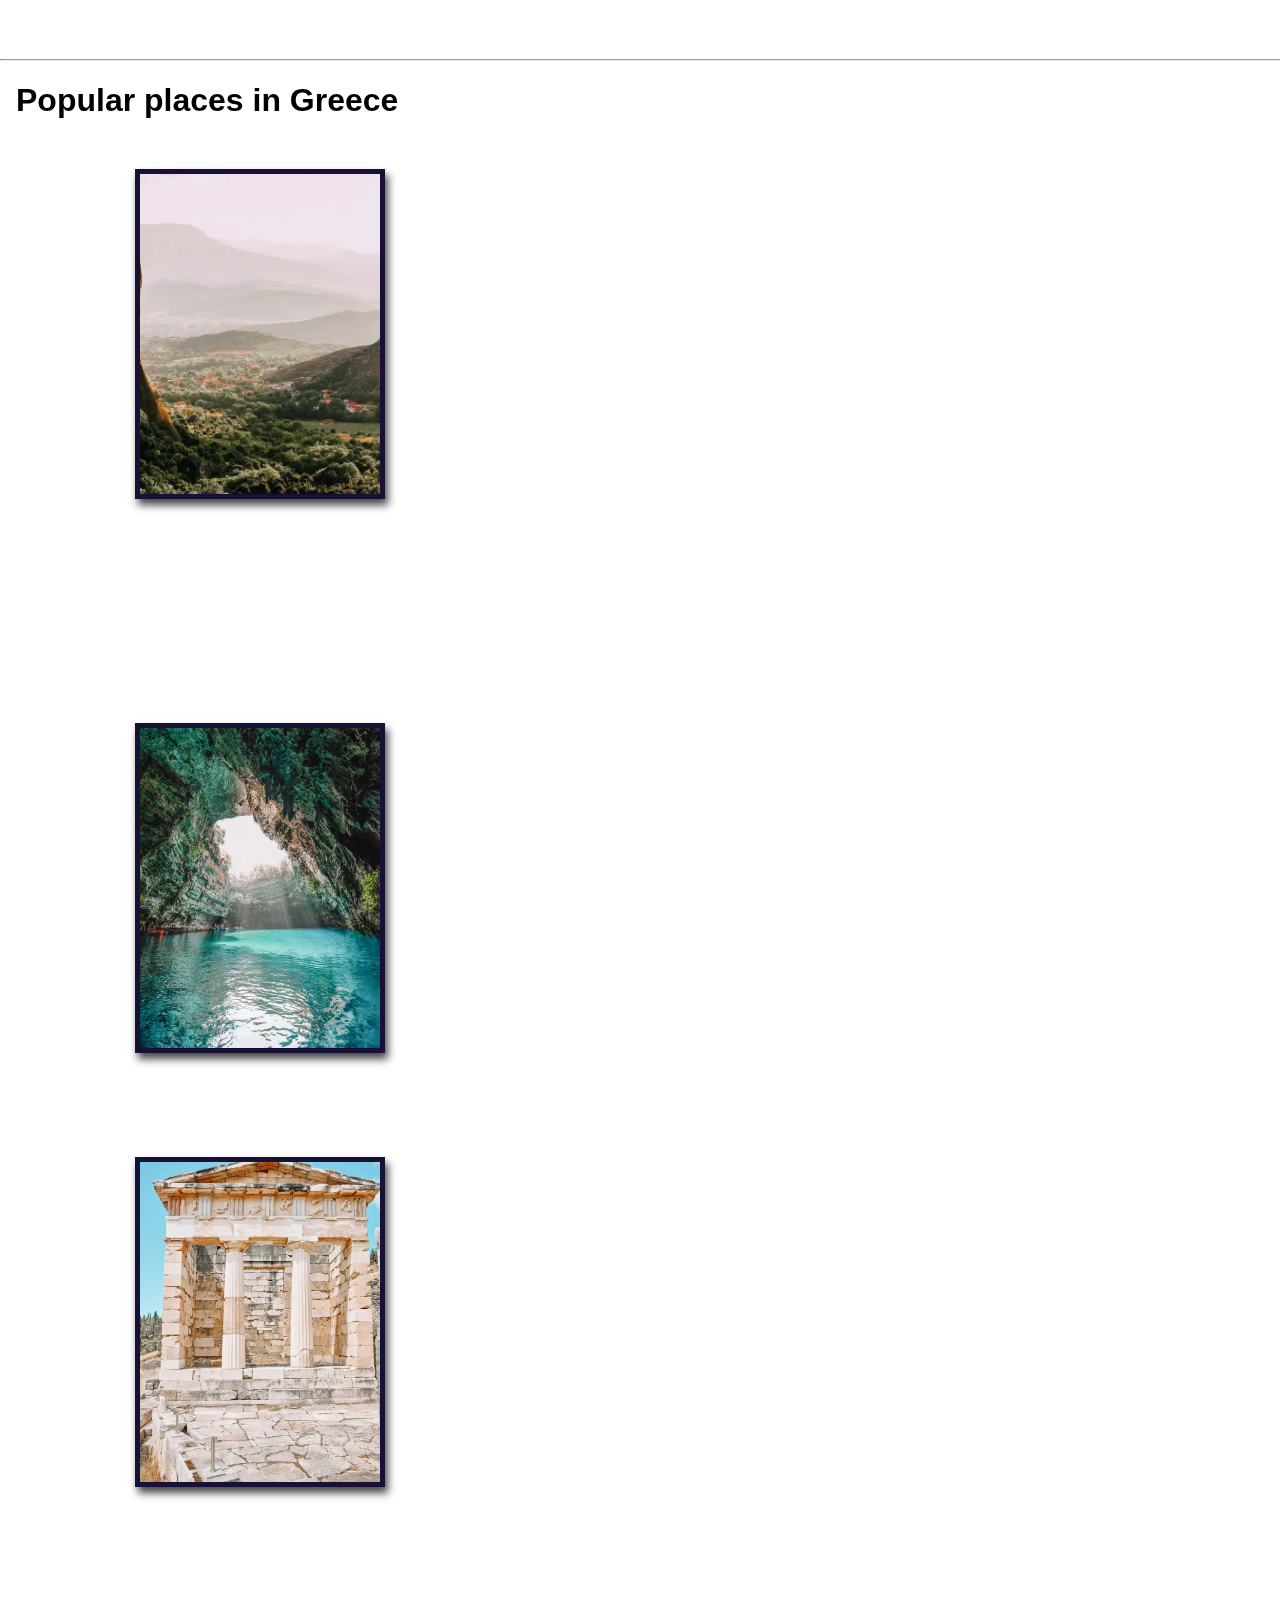
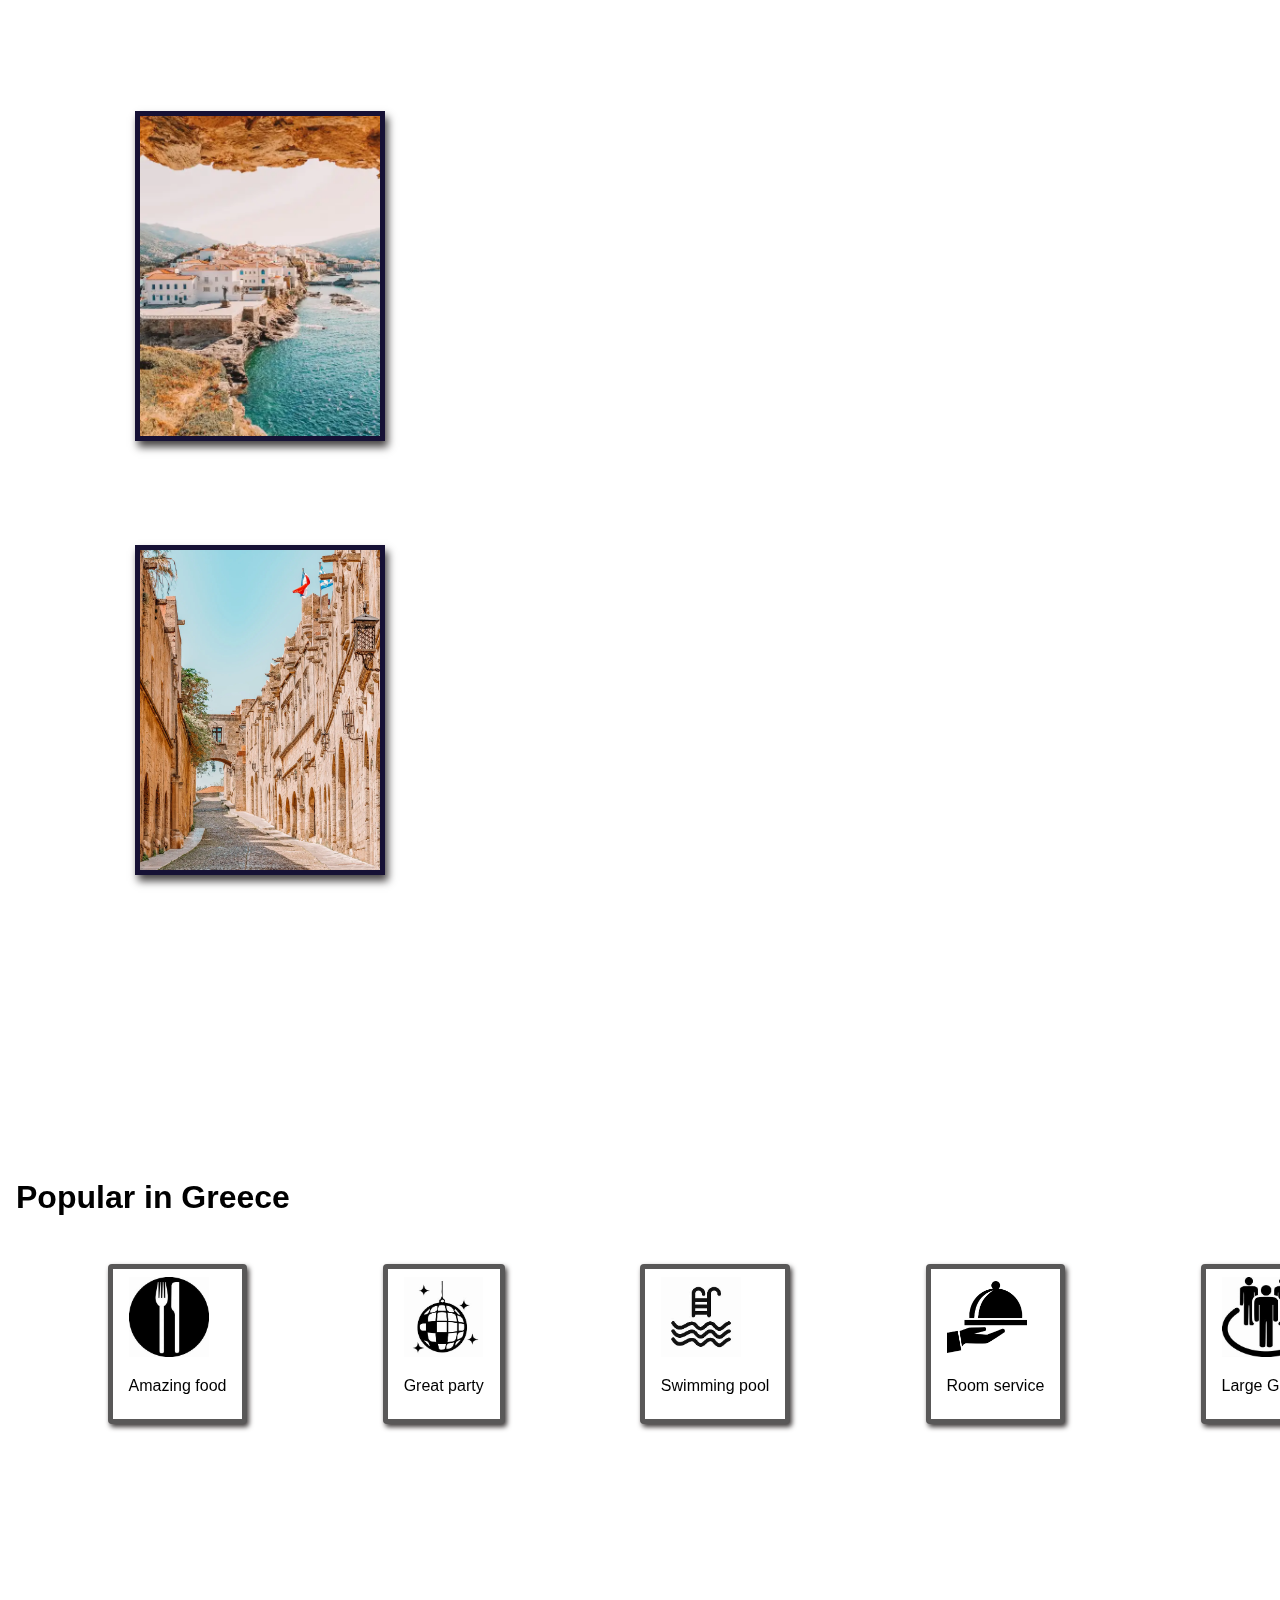
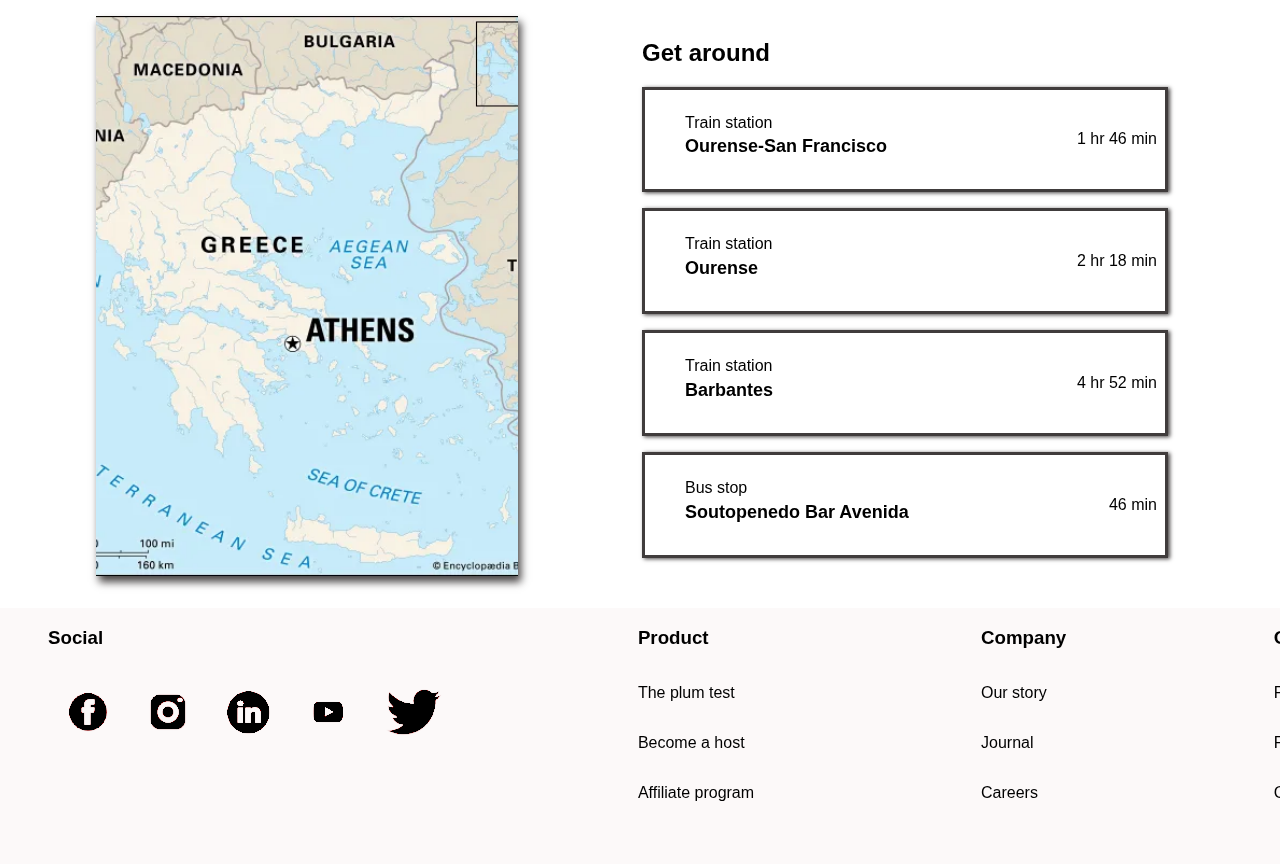
<file: greece.html>
<!DOCTYPE html>
<html lang="en">
<head>
    <meta charset="UTF-8">
    <meta name="viewport" content="width=device-width, initial-scale=1.0">
    <link rel="preconnect" href="https://fonts.gstatic.com" crossorigin>
    <link href="https://fonts.googleapis.com/css2?family=Great+Vibes&family=Overpass:wght@300&display=swap" rel="stylesheet">
    <link rel="preconnect" href="https://fonts.googleapis.com">
    <link rel="preconnect" href="https://fonts.gstatic.com" crossorigin>
    <link href="https://fonts.googleapis.com/css2?family=Croissant+One&display=swap" rel="stylesheet">
        <link rel="stylesheet" href="styles/shared.css">
         <link rel="stylesheet" href="styles/second-shared.css">
         <link rel="stylesheet" href="styles/header.css">
         <script src="script/header.js" type="text/javascript"></script>
        <title>Greece</title>
</head>
<body>
    <header>
        <div class="logo-container">
            <div class="logo-image-container">
                <img class="logo" src="images/2(1).png" alt="Logo" />
            </div>
            <div class="logo-text-container">
                <p id="title"><a href="index.html"><strong>W A V E</strong></a></p>
                <p id="under-title">Do More Than Travel</p>
            </div>
        </div>

        <div class="navigation" id="navigation">
            <div class="nav-item item-close-button">
                <button class="close-button" onclick="closeMenu()"><img class="close-icon"
                        src="images/close.jpg" alt="close-icon" /></button>
            </div>
            <div class="nav-item">
                <a class="nav-item-href primary-button" href="log-in.php">
                    Join us
                </a>
            </div>
            <div class="nav-item">
                <a class="nav-item-href" href="about.html">
                    <nav>About us</nav>
                </a>
            </div>
            <div class="nav-item">
                <a class="nav-item-href" href="contact-us.php">
                    Contact us
                </a>
            </div>
            <div class="nav-item">
                <a class="nav-item-href" id="menu" href="#"> Destinations </a>
                <div class="dropdown">
                    <ul>
                        <li><a href="albania.html">Albania</a></li>
                        <li><a href="sweden.html">Sweden</a></li>
                        <li><a href="italy.html">Italy</a></li>
                        <li><a href="uk.html">UK</a></li>
                        <li><a href="greece.html">Greece</a></li>
                        <li><a href="spain.html">Spain</a></li>
                    </ul>
                </div>
                </a>
            </div>
        </div>
        <div class="burger-menu">
            <button onclick="openMenu()"><img class="burget-icon"
                    src="images/burger.jpg" alt="burget-icon" /></button>
        </div>
    </header>
<main>
    <section id="first-section">
        <ul>
            <li id="first-img">
                <img src="images/greece1.webp" alt="ksamil">
            </li>
            <li>
                 <img src="images/greece2.jpg" alt="ksasmil">
            </li>
        </ul>
    </section>

    <section id="second-section">
        <img src="images/home.jpg" alt="">
         <p id="title">Book a stay in one of the best homes in Greece</p>
           <p>We selected the 1349 homes worth renting in this location</p> 
           <ul id="input">
         <li id="date">
                <label for="date"></label>
             <input type="date" name="date" id="date" min="2023-10-01" placeholder="Reserve your date">
             
         </li>
           <li>
            <form action="search" method="get">
                <input type="text" name="q" placeholder="Search..." />
                <button type="submit">Search</button>
             </form>
         </li>
           </ul>
    </section>
       

    <section id="third-section">
        <style>
            .btn{
                padding: 10px 25px; 
                border-radius: 6px; 
                margin-left: 7rem; 
                margin-top: 2rem;
                cursor: pointer;
                box-shadow:  1px 3px 4px rgb(72, 69, 69);
                background-color: rgb(153, 148, 148);
            }
            .btn:hover{
                background-color: rgb(147, 141, 141);
            }
        </style>
        <ul>
            <li>
                <img src="images/greece3.webp" alt="ksamil">
                <div>
                    <h2>Montorgueil Gem</h2>
                <p>6 guests, 3 bedrooms, 3 bathrooms</p>
                <p class="title2">Greece</p>
                <p>
                    You'll be right in the swing of things with a stay at this 18th-century apartment in the heart of the 2nd Arrondissement
                     and just a three-minute stroll from the Metro. Take your pick from the blockbuster sights 
                     the Louvre, Palais Royal, and Notre Dame are all just a short jaunt away. </p>
                     <a href="hotels.html"><button  class="btn" type="button">Book</button></a>
                </div>
                
            </li>
            <li>
                <img src="images/greece4.webp" alt="ksamil">
                <div>
                    <h2>Durance</h2>
                <p>5 guests, 2 bedrooms, 2 bathrooms</p>
                <p class="title2">Greece</p>
                <p>
                    You'll be right in the swing of things with a stay at this 18th-century apartment in the heart of the 2nd Arrondissement
                     and just a three-minute stroll from the Metro. Take your pick from the blockbuster sights 
                     the Louvre, Palais Royal, and Notre Dame are all just a short jaunt away. </p>
                     <a href="hotels.html"><button  class="btn" type="button">Book</button></a>
                </div>
                
            </li>
            <li>
                <img src="images/greece5.webp" alt="ksamil">
                <div>
                   <h2>La Fontaine</h2>
                <p>3 guests, 2 bedrooms, 1 bathroom</p>
                <p class="title2">Greece</p>
                <p>
                    You'll be right in the swing of things with a stay at this 18th-century apartment in the heart of the 2nd Arrondissement
                     and just a three-minute stroll from the Metro. Take your pick from the blockbuster sights 
                     the Louvre, Palais Royal, and Notre Dame are all just a short jaunt away. </p> 
                     <a href="hotels.html"><button  class="btn" type="button">Book</button></a>
                </div>
                
            </li>
        </ul>
    </section>

<hr>  

    <section id="sixth-section">
        <h1 style="margin-left: 1rem; font-weight: bold;">Popular places in Greece</h1>
        <div class="container2">
            <div class="box one "  data-text="Meteora"><img src="images/meteora.webp" alt=""></div>
            <div class="box two " data-text="Cephalonia"><img src="images/cephalonia.webp" alt=""></div>
            <div class="box three " data-text="Delphi"><img src="images/delphi.webp" alt=""></div>
            <div class="box four " data-text="Andros"><img src="images/androswebp.webp" alt=""></div>
            <div class="box five " data-text="Rhodes"><img src="images/hodes.webp" alt=""></div>
        </div>

    </section>

    <section id="fourth-section">
        <h1>Popular in Greece</h1>
        <ul>
            <li>
               <img src="images/food.jpg" alt="food"> 
               <p>Amazing food</p>
            </li>
            <li>
                
            <img src="images/party.jpg" alt="party">
            <p>Great party</p>
            </li>
            <li>
                <img src="images/pool.jpg" alt="pool">
                <p>Swimming pool</p>
            </li>
            <li>
                
            <img src="images/service.webp" alt="room-service">
            <p>Room service</p>
            </li>
            <li>
                <img src="images/community.jpg" alt="community">
                <p>Large Groups</p>
            </li>
            
        </ul>
    </section>

  



    <section id="fifth-section">
        <img src="images/greece6.webp" alt="lokacioni">
        <ul id="whole-part">
            <h2>Get around</h2>
           <ul class="in">
               <ul class="right">
              <li  class="top"><p>Train station</p></li>
              <li class="title1"><p>Ourense-San Francisco</p></li>
          </ul>
          <li class="left"><p>1 hr 46 min</p></li>
       </ul>
       <ul class="in">
       
           <ul class="right">
              <li  class="top"><p>Train station</p></li>
              <li class="title1"><p>Ourense</p></li>
          </ul>
          <li class="left"><p>2 hr 18 min</p></li>
       </ul>
       <ul class="in">
       
           <ul class="right">
              <li  class="top"><p>Train station</p></li>
              <li class="title1"><p>Barbantes</p></li>
          </ul>
          <li><p class="left">4 hr 52 min</p></li>
       </ul>
       <ul class="in">

           <ul class="right">
              <li class="top"><p>Bus stop</p></li>
              <li class="title1"><p>Soutopenedo Bar Avenida</p></li>
          </ul>
          <li><p class="left">46 min</p></li>
       </ul>
       </ul>
        
        

    </section>
</main>

<footer>
    <div id="footer-part">
        <section id="social-part">
       <h3>Social</h3>
         <ul class="footer-content-special">
   <li > 
       <a href="https://www.facebook.com">
           <img class="last-img" src="images/facebook.jpg" alt="facebook">
       </a>
      
   <li>
       <a href="https://www.instagram.com">
           <img  class="last-img" src="images/insta.jpg" alt="instagram"></li>
       </a>
   <li> 
       <a href="https://www.linkedIn">
           <img  class="last-img" src="images/in.jpg" alt="linkedin"></li>
       </a>
    <li> 
       <a href="https://www.youtube.com">
           <img  class="last-img" src="images/youtube.jpg" alt="youtube"></li>
       </a>
    <li><a href="https://twitter.com"> 
       <img  class="last-img" src="images/twitter.jpg" alt="twitter"></li>
   </a>


</ul>
   </section>
   
   <section>
        <h3>Product</h3>
        <ul class="footer-content">
           <li>
               <p>The plum test</p>
           </li>
           <li>
               <p>Become a host</p>
           </li>
           <li>
               <p>Affiliate program</p>
           </li>
        </ul>
   </section>
 <section>
   <h3>Company</h3>
   <ul class="footer-content">
       <li>
           <p>Our story</p>
       </li>
       <li> 
           <p>Journal</p>
       </li>
       <li>
           <p>Careers</p>
       </li>
   </ul>
 </section>
 <section>
   <h3>Contact</h3>
   <ul class="footer-content">
       <li>
           <p>Partenship</p>
       </li>
       <li>
           <p>FAQ</p>
       </li>
       <li>
           <p>Get in touch</p>
       </li>
   </ul>
 </section> 
   </div>
 

</footer>

</body>
</html>
</file>
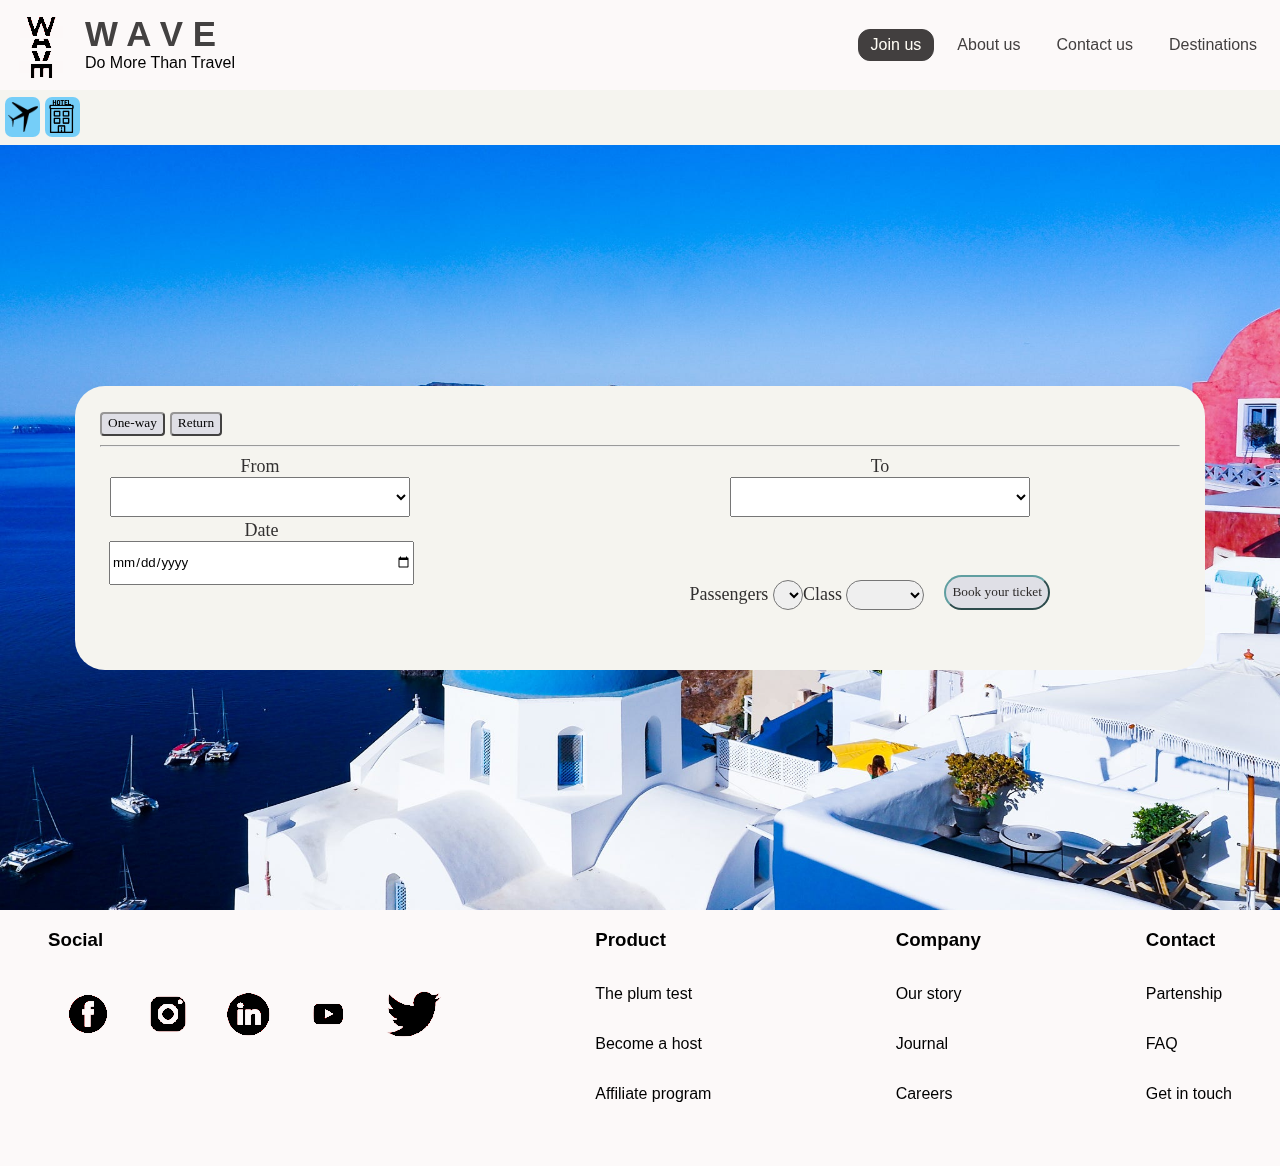
<file: oneway.html>
<!DOCTYPE html>
<html lang="en">

<head>
  <meta charset="UTF-8">
  <meta name="viewport" content="width=device-width, initial-scale=1.0">
  <title>Tickets</title>
  <link rel="stylesheet" href="styles/shared.css">
    <link rel="stylesheet" href="styles/header.css">
  <link rel="stylesheet" href="styles/tickets.css">
  <link rel="stylesheet" href="styles/oneway.css">
  <script src="script/header.js" type="text/javascript"></script>
</head>

<body>
    <header>
        <div class="logo-container">
            <div class="logo-image-container">
                <img class="logo" src="images/2(1).png" alt="Logo" />
            </div>
            <div class="logo-text-container">
                <p id="title"><a href="index.html"><strong>W A V E</strong></a></p>
                <p id="under-title">Do More Than Travel</p>
            </div>
        </div>

        <div class="navigation" id="navigation">
            <div class="nav-item item-close-button">
                <button class="close-button" onclick="closeMenu()"><img class="close-icon"
                        src="images/close.jpg" alt="close-icon" /></button>
            </div>
            <div class="nav-item">
                <a class="nav-item-href primary-button" href="log-in.php">
                    Join us
                </a>
            </div>
            <div class="nav-item">
                <a class="nav-item-href" href="about.html">
                    <nav>About us</nav>
                </a>
            </div>
            <div class="nav-item">
              <a class="nav-item-href" href="contact-us.php">
                  Contact us
              </a>
          </div>
            <div class="nav-item">
                <a class="nav-item-href" id="menu" href="#"> Destinations </a>
                <div class="dropdown">
                    <ul>
                        <li><a href="albania.html">Albania</a></li>
                        <li><a href="sweden.html">Sweden</a></li>
                        <li><a href="italy.html">Italy</a></li>
                        <li><a href="uk.html">UK</a></li>
                        <li><a href="greece.html">Greece</a></li>
                        <li><a href="spain.html">Spain</a></li>
                    </ul>
                </div>
                </a>
            </div>
        </div>
        <div class="burger-menu">
            <button onclick="openMenu()"><img class="burget-icon"
                    src="images/burger.jpg" alt="burger-icon" /></button>
        </div>
    </header>
  <main>
    <div class="headd">
      <div class="button2"><img src="images/plane.jpg" alt="plane"></div>
      <div class="button1"><a href="hotels.php"><img src="images/hotel.png" alt="hotel"></a></div>
      
    </div>
    
    <div class="foto" style="background-image: url(images/foto.jpg);">
      <div class="checkbox">
        <div class="type">
          <div class="check">
           <a href="oneway.html"><input type="button" value="One-way"></a> </div>
          <div class="check">
           <a href="tickets.html"><input type="button" value="Return"></a> </div>
        </div>
        <hr>
        <div class="destinations">
          <div class="from">
            <label for="from">From</label>
            <div class="option">
              <select name="city" id="city"
                style="width: 300px; height: 40px;font-family: 'Segoe UI', Tahoma, Geneva, Verdana, sans-serif;">
                <option value="#"></option>
                <option value="Italy">Rome,Italy</option>
                <option value="Albania">Tirana,Albania</option>
                <option value="Kosova">Prishtine,Kosova</option>
                <option value="USA">New York,USA</option>
                <option value="Budapest">Budapest,Hungary</option>
                <option value="France">Paris,France</option>
                <option value="Japan">Tokyo,Japan</option>
                <option value="Germany">Berlin,Germany</option>
              </select>
            </div>
          </div>
          <div class="to">
            <label for="to">To</label>
            <div class="option2">
              <select name="city2" id="city2"
                style="width: 300px; height: 40px;font-family: 'Segoe UI', Tahoma, Geneva, Verdana, sans-serif;">
                <option value="#"></option>
                <option value="Italy">Rome,Italy</option>
                <option value="Albania">Tirana,Albania</option>
                <option value="Kosova">Prishtine,Kosova</option>
                <option value="USA">New York,USA</option>
                <option value="Budapest">Budapest,Hungary</option>
                <option value="France">Paris,France</option>
                <option value="Japan">Tokyo,Japan</option>
                <option value="Germany">Berlin,Germany</option>
              </select>
            </div>
          </div>
        </div>
        <div class="cl">
          <div class="date1">
            <label>Date</label>
            <div>
              <input type="date"
                style="width: 300px; height: 40px;font-family: 'Segoe UI', Tahoma, Geneva, Verdana, sans-serif;">
            </div>
          </div>
          <div class="end">
          <div class="passengers">
            <label>Passengers</label>
            <select name="p" id="p"
              style="border-radius: 50px; height: 30px;font-family: 'Segoe UI', Tahoma, Geneva, Verdana, sans-serif;">
              <option value="#"></option>
              <option value="1">1</option>
              <option value="2">2</option>
              <option value="3">3</option>
              <option value="4">4</option>
              <option value="5">5</option>
            </select>
          </div>
          <div class="class">
            <label>Class</label>
            <select name="c" id="c"
              style="border-radius: 50px; height: 30px; font-family: 'Segoe UI', Tahoma, Geneva, Verdana, sans-serif;">
              <option value="#"></option>
              <option value="economy">Economy</option>
              <option value="business">Business</option>
              <option value="first">First</option>
              <option value="premium">Premium</option>
            </select>
          </div>
          <div class="searchbox">
            <input type="submit" value="Book your ticket">
          </div> </div>
        </div>
      </div>

    </div>


  </main>
  <footer>
    <div id="footer-part">
        <section id="social-part">
       <h3>Social</h3>
         <ul class="footer-content-special">
   <li > 
       <a href="https://www.facebook.com">
           <img class="last-img" src="images/facebook.jpg" alt="facebook">
       </a>
      
   <li>
       <a href="https://www.instagram.com">
           <img  class="last-img" src="images/insta.jpg" alt="instagram"></li>
       </a>
   <li> 
       <a href="https://www.linkedIn">
           <img  class="last-img" src="images/in.jpg" alt="linkedin"></li>
       </a>
    <li> 
       <a href="https://www.youtube.com">
           <img  class="last-img" src="images/youtube.jpg" alt="youtube"></li>
       </a>
    <li><a href="https://twitter.com"> 
       <img  class="last-img" src="images/twitter.jpg" alt="twitter"></li>
   </a>


</ul>
   </section>
   
   <section>
        <h3>Product</h3>
        <ul class="footer-content">
           <li>
               <p>The plum test</p>
           </li>
           <li>
               <p>Become a host</p>
           </li>
           <li>
               <p>Affiliate program</p>
           </li>
        </ul>
   </section>
 <section>
   <h3>Company</h3>
   <ul class="footer-content">
       <li>
           <p>Our story</p>
       </li>
       <li> 
           <p>Journal</p>
       </li>
       <li>
           <p>Careers</p>
       </li>
   </ul>
 </section>
 <section>
   <h3>Contact</h3>
   <ul class="footer-content">
       <li>
           <p>Partenship</p>
       </li>
       <li>
           <p>FAQ</p>
       </li>
       <li>
           <p>Get in touch</p>
       </li>
   </ul>
 </section> 
   </div>
 

</footer>
</body>

</html>
</file>
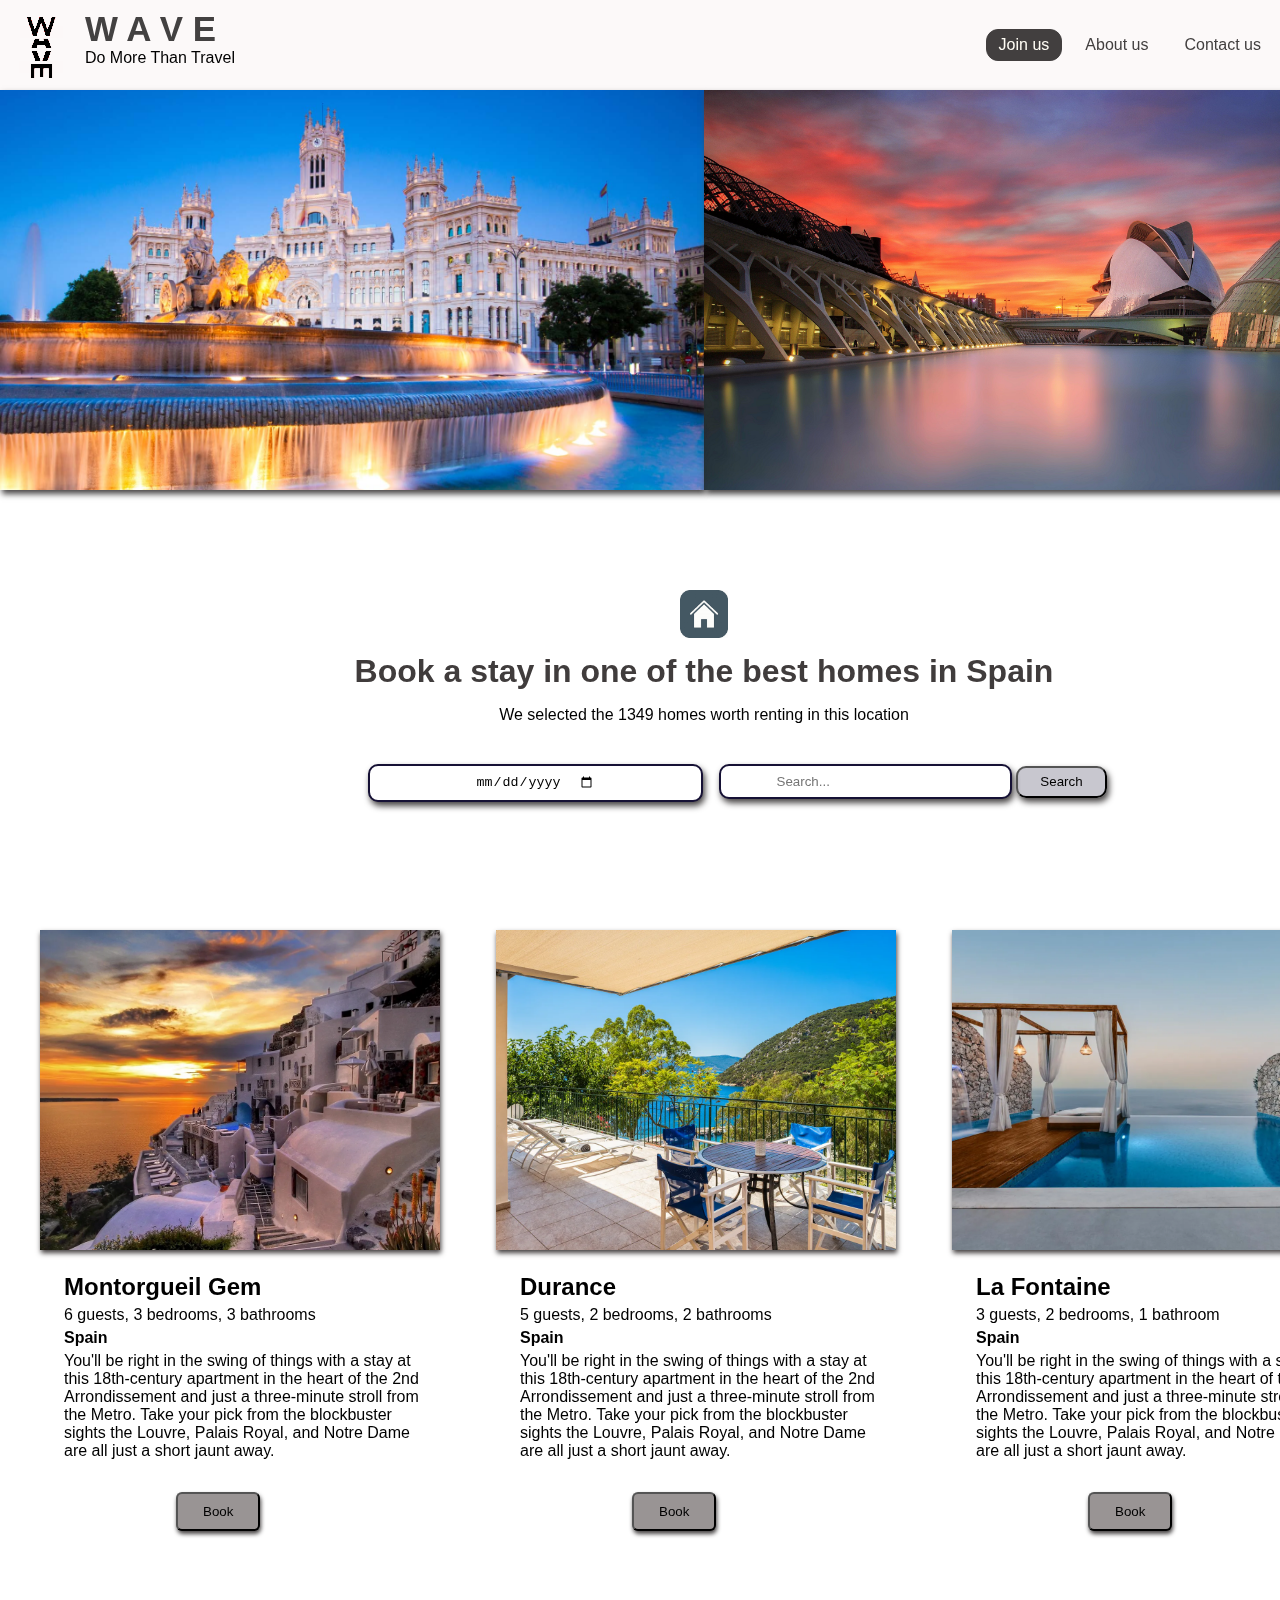
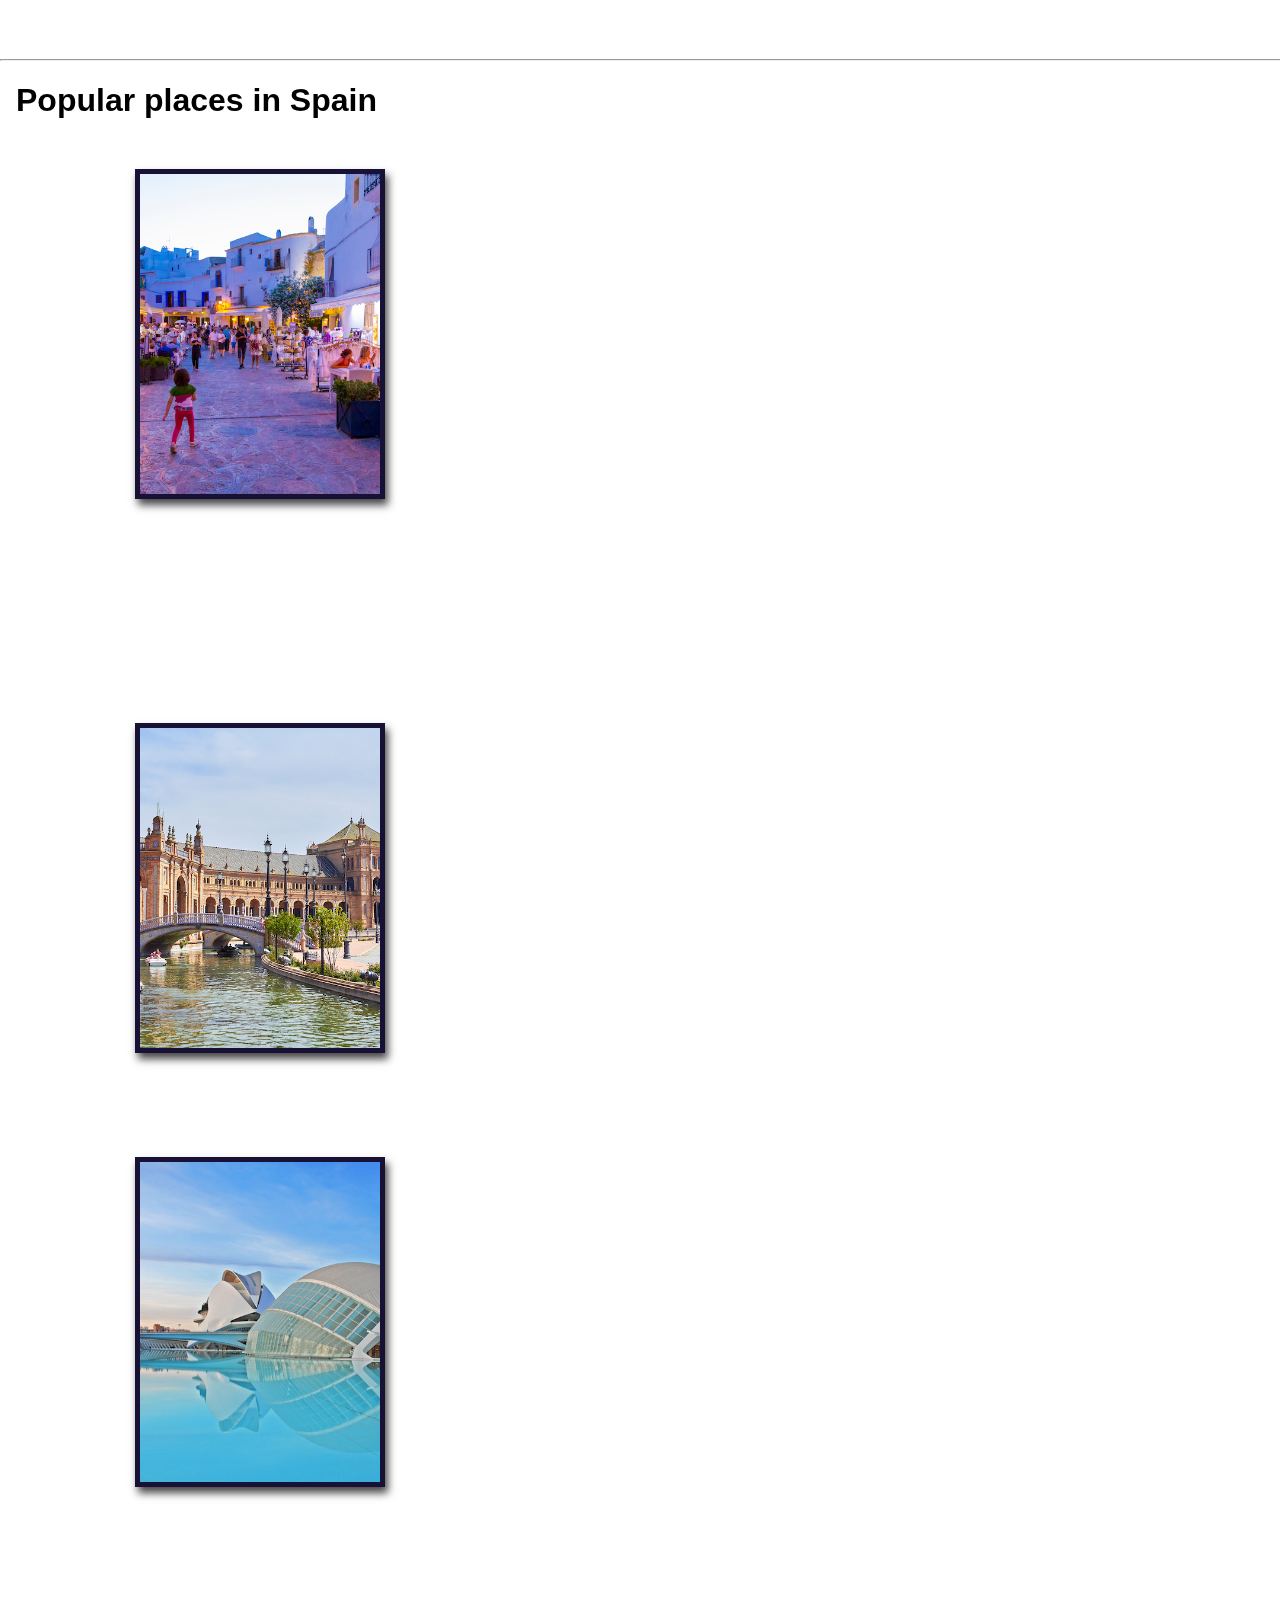
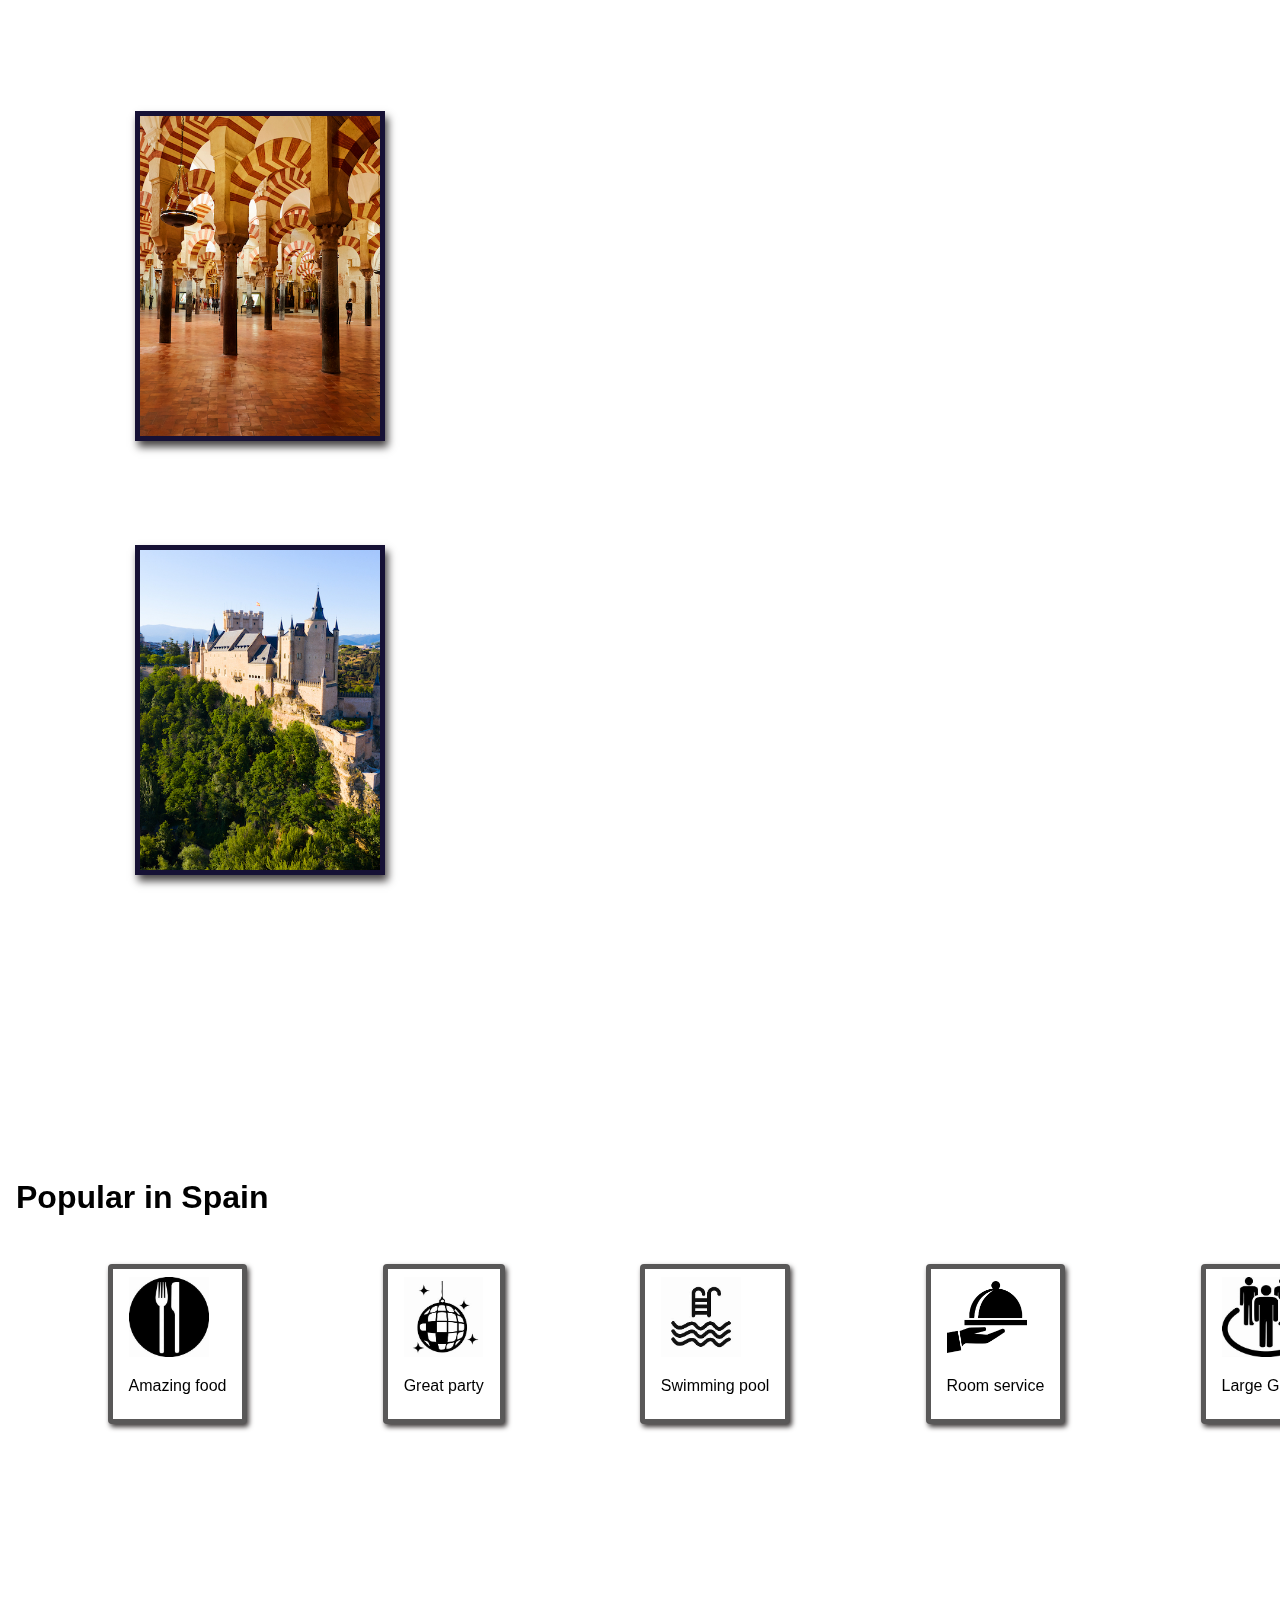
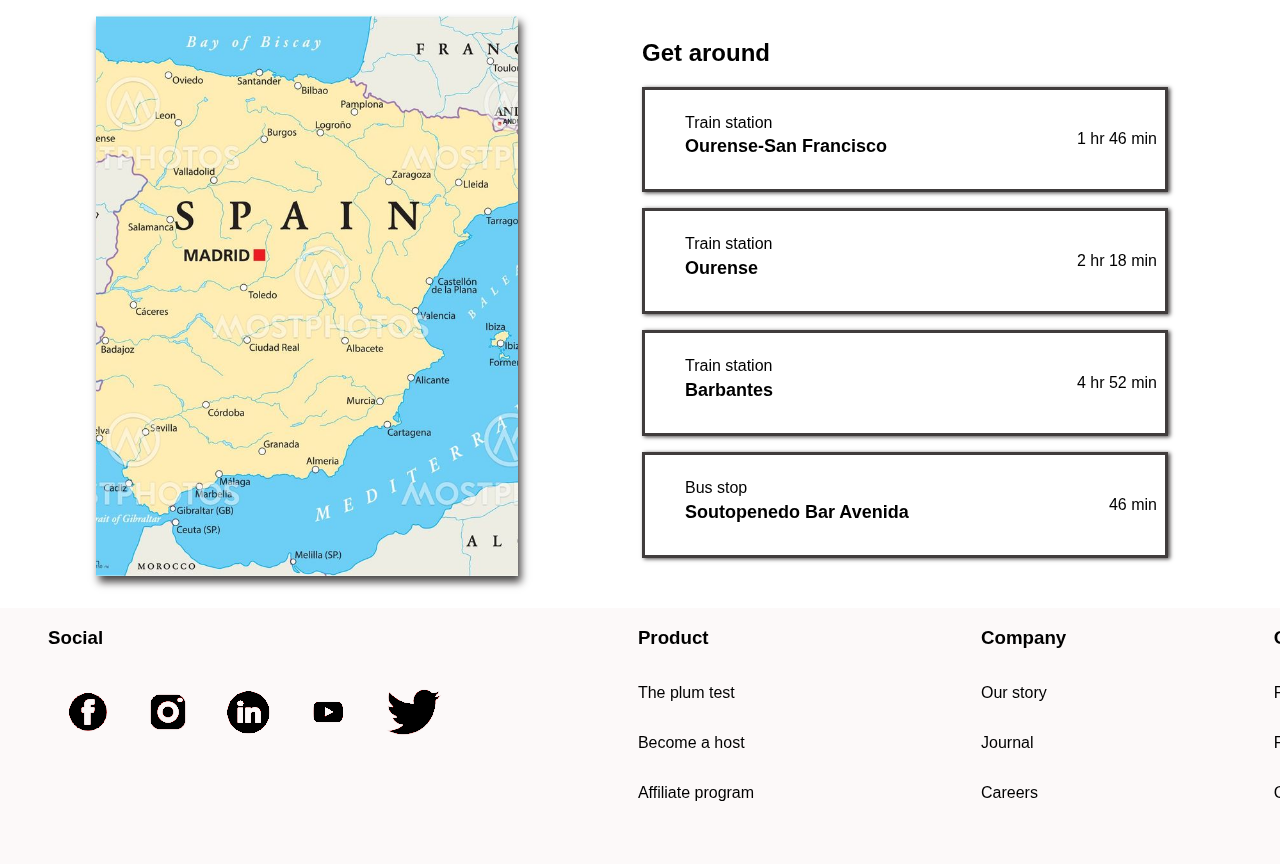
<file: spain.html>
<!DOCTYPE html>
<html lang="en">
<head>
    <meta charset="UTF-8">
    <meta name="viewport" content="width=device-width, initial-scale=1.0">
    <link rel="preconnect" href="https://fonts.gstatic.com" crossorigin>
    <link href="https://fonts.googleapis.com/css2?family=Great+Vibes&family=Overpass:wght@300&display=swap" rel="stylesheet">
    <link rel="preconnect" href="https://fonts.googleapis.com">
    <link rel="preconnect" href="https://fonts.gstatic.com" crossorigin>
    <link href="https://fonts.googleapis.com/css2?family=Croissant+One&display=swap" rel="stylesheet">
        <link rel="stylesheet" href="styles/shared.css">
         <link rel="stylesheet" href="styles/second-shared.css">
         <link rel="stylesheet" href="styles/header.css">
         <script src="script/header.js" type="text/javascript"></script>
        <title>Spain</title>
</head>
<body>
    <header>
        <div class="logo-container">
            <div class="logo-image-container">
                <img class="logo" src="images/2(1).png" alt="Logo" />
            </div>
            <div class="logo-text-container">
                <p id="title"><a href="index.html"><strong>W A V E</strong></a></p>
                <p id="under-title">Do More Than Travel</p>
            </div>
        </div>

        <div class="navigation" id="navigation">
            <div class="nav-item item-close-button">
                <button class="close-button" onclick="closeMenu()"><img class="close-icon"
                        src="images/close.jpg" alt="close-icon" /></button>
            </div>
            <div class="nav-item">
                <a class="nav-item-href primary-button" href="log-in.php">
                    Join us
                </a>
            </div>
            <div class="nav-item">
                <a class="nav-item-href" href="about.html">
                    <nav>About us</nav>
                </a>
            </div>
            <div class="nav-item">
                <a class="nav-item-href" href="contact-us.php">
                    Contact us
                </a>
            </div>
            <div class="nav-item">
                <a class="nav-item-href" id="menu" href="#"> Destinations </a>
                <div class="dropdown">
                    <ul>
                        <li><a href="albania.html">Albania</a></li>
                        <li><a href="sweden.html">Sweden</a></li>
                        <li><a href="italy.html">Italy</a></li>
                        <li><a href="uk.html">UK</a></li>
                        <li><a href="greece.html">Greece</a></li>
                        <li><a href="spain.html">Spain</a></li>
                    </ul>
                </div>
                </a>
            </div>
        </div>
        <div class="burger-menu">
            <button onclick="openMenu()"><img class="burget-icon"
                    src="images/burger.jpg" alt="burget-icon" /></button>
        </div>
    </header>
<main>
    <section id="first-section">
        <ul>
            <li id="first-img">
                <img src="images/spainn.jpg" alt="ksamil">
            </li>
            <li>
                 <img src="images/spain2.jpg" alt="ksasmil">
            </li>
        </ul>
    </section>

    <section id="second-section">
        <img src="images/home.jpg" alt="">
         <p id="title">Book a stay in one of the best homes in Spain</p>
           <p>We selected the 1349 homes worth renting in this location</p> 
           <ul id="input">
         <li id="date">
                <label for="date"></label>
             <input type="date" name="date" id="date" min="2023-10-01" placeholder="Reserve your date">
             
         </li>
           <li>
            <form action="search" method="get">
                <input type="text" name="q" placeholder="Search..." />
                <button type="submit">Search</button>
             </form>
         </li>
           </ul>
    </section>
       

    <section id="third-section">
        <style>
            .btn{
                padding: 10px 25px; 
                border-radius: 6px; 
                margin-left: 7rem; 
                margin-top: 2rem;
                cursor: pointer;
                box-shadow:  1px 3px 4px rgb(72, 69, 69);
                background-color: rgb(153, 148, 148);
            }
            .btn:hover{
                background-color: rgb(147, 141, 141);
            }
        </style>
        <ul>
            <li>
                <img src="images/spain3.webp" alt="ksamil">
                <div>
                    <h2>Montorgueil Gem</h2>
                <p>6 guests, 3 bedrooms, 3 bathrooms</p>
                <p class="title2">Spain</p>
                <p>
                    You'll be right in the swing of things with a stay at this 18th-century apartment in the heart of the 2nd Arrondissement
                     and just a three-minute stroll from the Metro. Take your pick from the blockbuster sights 
                     the Louvre, Palais Royal, and Notre Dame are all just a short jaunt away. </p>
                     <a href="hotels.html"><button  class="btn" type="button">Book</button></a>
                </div>
                
            </li>
            <li>
                <img src="images/spain4.webp" alt="ksamil">
                <div>
                    <h2>Durance</h2>
                <p>5 guests, 2 bedrooms, 2 bathrooms</p>
                <p class="title2">Spain</p>
                <p>
                    You'll be right in the swing of things with a stay at this 18th-century apartment in the heart of the 2nd Arrondissement
                     and just a three-minute stroll from the Metro. Take your pick from the blockbuster sights 
                     the Louvre, Palais Royal, and Notre Dame are all just a short jaunt away. </p>
                     <a href="hotels.html"><button  class="btn" type="button">Book</button></a>
                </div>
                
            </li>
            <li>
                <img src="images/spain5.webp" alt="ksamil">
                <div>
                   <h2>La Fontaine</h2>
                <p>3 guests, 2 bedrooms, 1 bathroom</p>
                <p class="title2">Spain</p>
                <p>
                    You'll be right in the swing of things with a stay at this 18th-century apartment in the heart of the 2nd Arrondissement
                     and just a three-minute stroll from the Metro. Take your pick from the blockbuster sights 
                     the Louvre, Palais Royal, and Notre Dame are all just a short jaunt away. </p> 
                     <a href="hotels.html"><button  class="btn" type="button">Book</button></a>
                </div>
                
            </li>
        </ul>
    </section>

<hr>
    
    <section id="sixth-section">
        <h1 style="margin-left: 1rem; font-weight: bold;">Popular places in Spain</h1>
        <div class="container2">
            <div class="box one "  data-text="Ibiza"><img src="images/ibiza_2 (1).jpg" alt=""></div>
            <div class="box two " data-text="Seville"><img src="images/seville_1 (1).jpg" alt=""></div>
            <div class="box three " data-text="Valencia"><img src="images/valencia.jpg" alt=""></div>
            <div class="box four " data-text="Cordoba Mezquita"><img src="images/cordoba_mezquita (1).jpg" alt=""></div>
            <div class="box five " data-text="Segovia"><img src="images/alcazar_of_segovia.jpg" alt=""></div>
        </div>

    </section>
    <section id="fourth-section">
        <h1>Popular in Spain</h1>
        <ul>
            <li>
               <img src="images/food.jpg" alt="food"> 
               <p>Amazing food</p>
            </li>
            <li>
                
            <img src="images/party.jpg" alt="party">
            <p>Great party</p>
            </li>
            <li>
                <img src="images/pool.jpg" alt="pool">
                <p>Swimming pool</p>
            </li>
            <li>
                
            <img src="images/service.webp" alt="room-service">
            <p>Room service</p>
            </li>
            <li>
                <img src="images/community.jpg" alt="community">
                <p>Large Groups</p>
            </li>
            
        </ul>
    </section>

    

  

    <section id="fifth-section">
        <img  src="images/spain6.jpg" alt="lokacioni">
        <ul id="whole-part">
            <h2>Get around</h2>
           <ul class="in">
               <ul class="right">
              <li  class="top"><p>Train station</p></li>
              <li class="title1"><p>Ourense-San Francisco</p></li>
          </ul>
          <li class="left"><p>1 hr 46 min</p></li>
       </ul>
       <ul class="in">
       
           <ul class="right">
              <li  class="top"><p>Train station</p></li>
              <li class="title1"><p>Ourense</p></li>
          </ul>
          <li class="left"><p>2 hr 18 min</p></li>
       </ul>
       <ul class="in">
       
           <ul class="right">
              <li  class="top"><p>Train station</p></li>
              <li class="title1"><p>Barbantes</p></li>
          </ul>
          <li><p class="left">4 hr 52 min</p></li>
       </ul>
       <ul class="in">

           <ul class="right">
              <li class="top"><p>Bus stop</p></li>
              <li class="title1"><p>Soutopenedo Bar Avenida</p></li>
          </ul>
          <li><p class="left">46 min</p></li>
       </ul>
       </ul>
        
        

    </section>
</main>

<footer>
    <div id="footer-part">
        <section id="social-part">
       <h3>Social</h3>
         <ul class="footer-content-special">
   <li > 
       <a href="https://www.facebook.com">
           <img class="last-img" src="images/facebook.jpg" alt="facebook">
       </a>
      
   <li>
       <a href="https://www.instagram.com">
           <img  class="last-img" src="images/insta.jpg" alt="instagram"></li>
       </a>
   <li> 
       <a href="https://www.linkedIn">
           <img  class="last-img" src="images/in.jpg" alt="linkedin"></li>
       </a>
    <li> 
       <a href="https://www.youtube.com">
           <img  class="last-img" src="images/youtube.jpg" alt="youtube"></li>
       </a>
    <li><a href="https://twitter.com"> 
       <img  class="last-img" src="images/twitter.jpg" alt="twitter"></li>
   </a>


</ul>
   </section>
   
   <section>
        <h3>Product</h3>
        <ul class="footer-content">
           <li>
               <p>The plum test</p>
           </li>
           <li>
               <p>Become a host</p>
           </li>
           <li>
               <p>Affiliate program</p>
           </li>
        </ul>
   </section>
 <section>
   <h3>Company</h3>
   <ul class="footer-content">
       <li>
           <p>Our story</p>
       </li>
       <li> 
           <p>Journal</p>
       </li>
       <li>
           <p>Careers</p>
       </li>
   </ul>
 </section>
 <section>
   <h3>Contact</h3>
   <ul class="footer-content">
       <li>
           <p>Partenship</p>
       </li>
       <li>
           <p>FAQ</p>
       </li>
       <li>
           <p>Get in touch</p>
       </li>
   </ul>
 </section> 
   </div>
 

</footer>

</body>
</html>
</file>
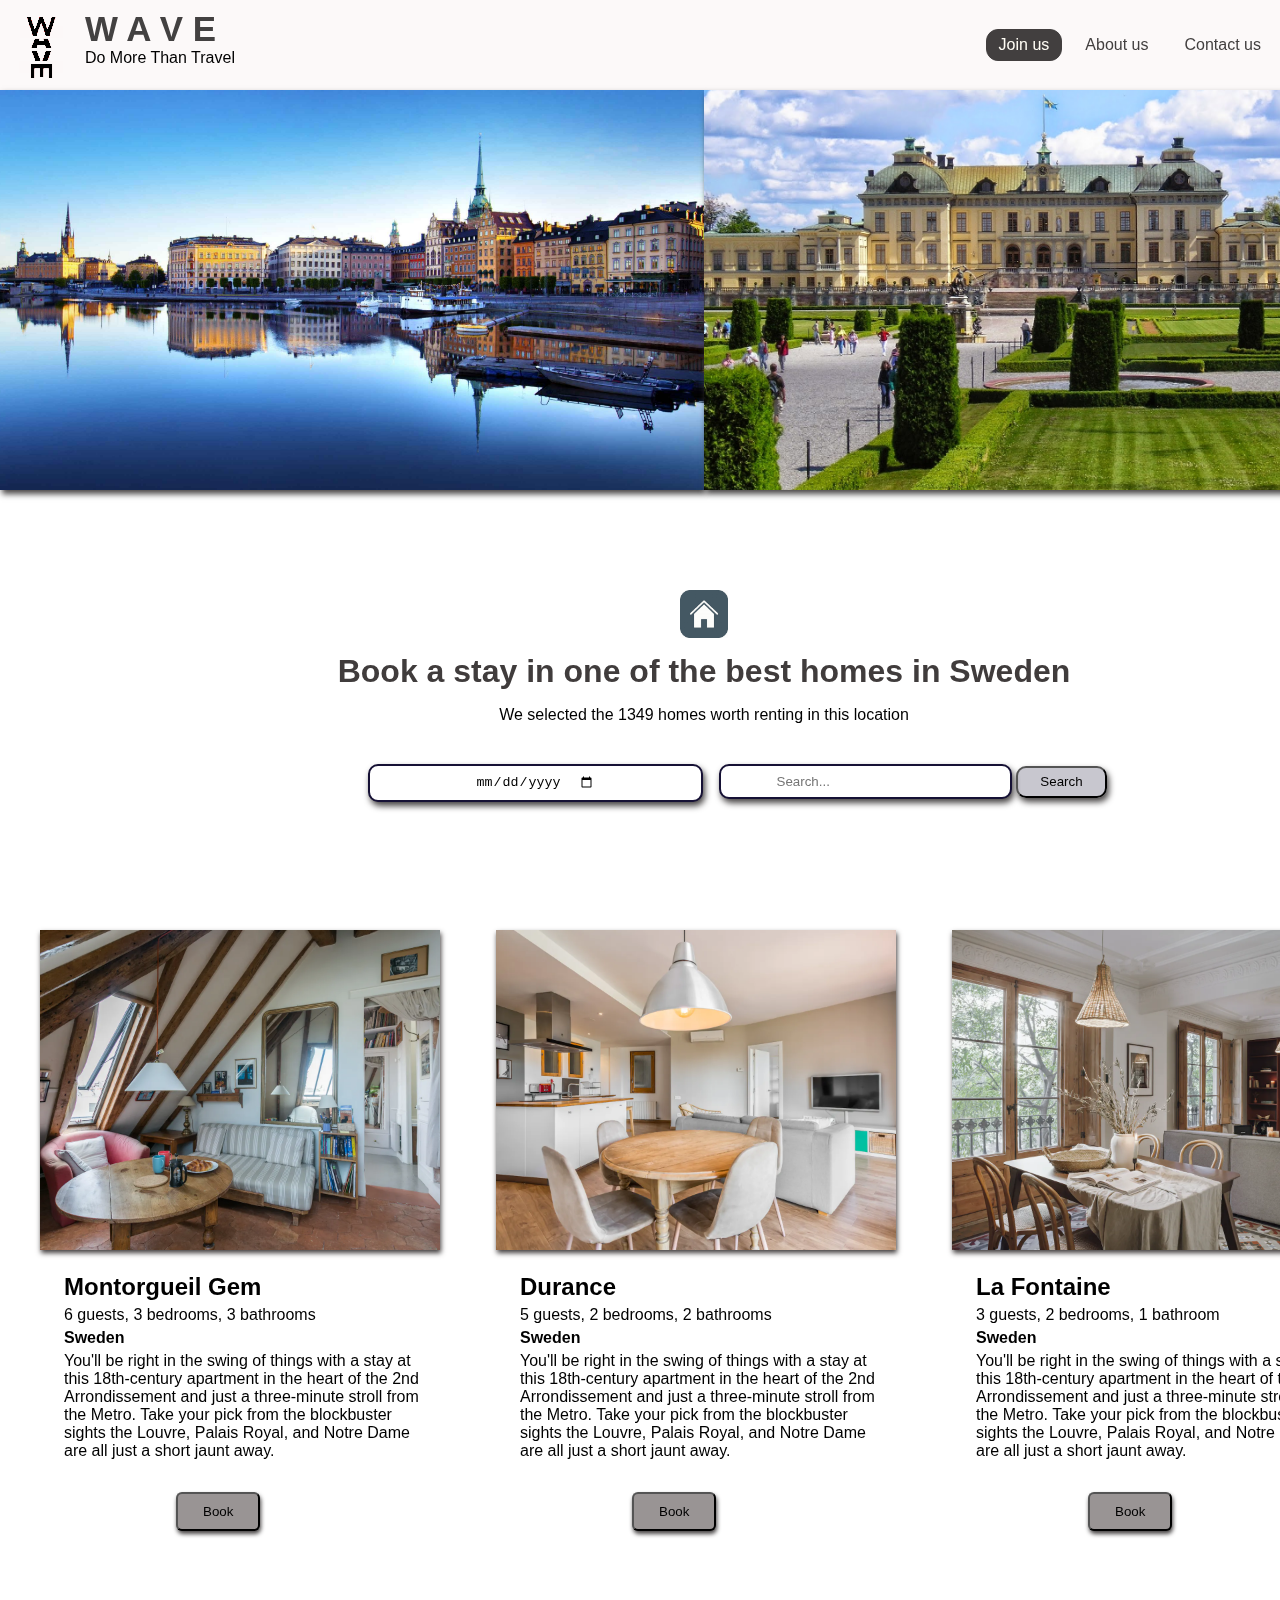
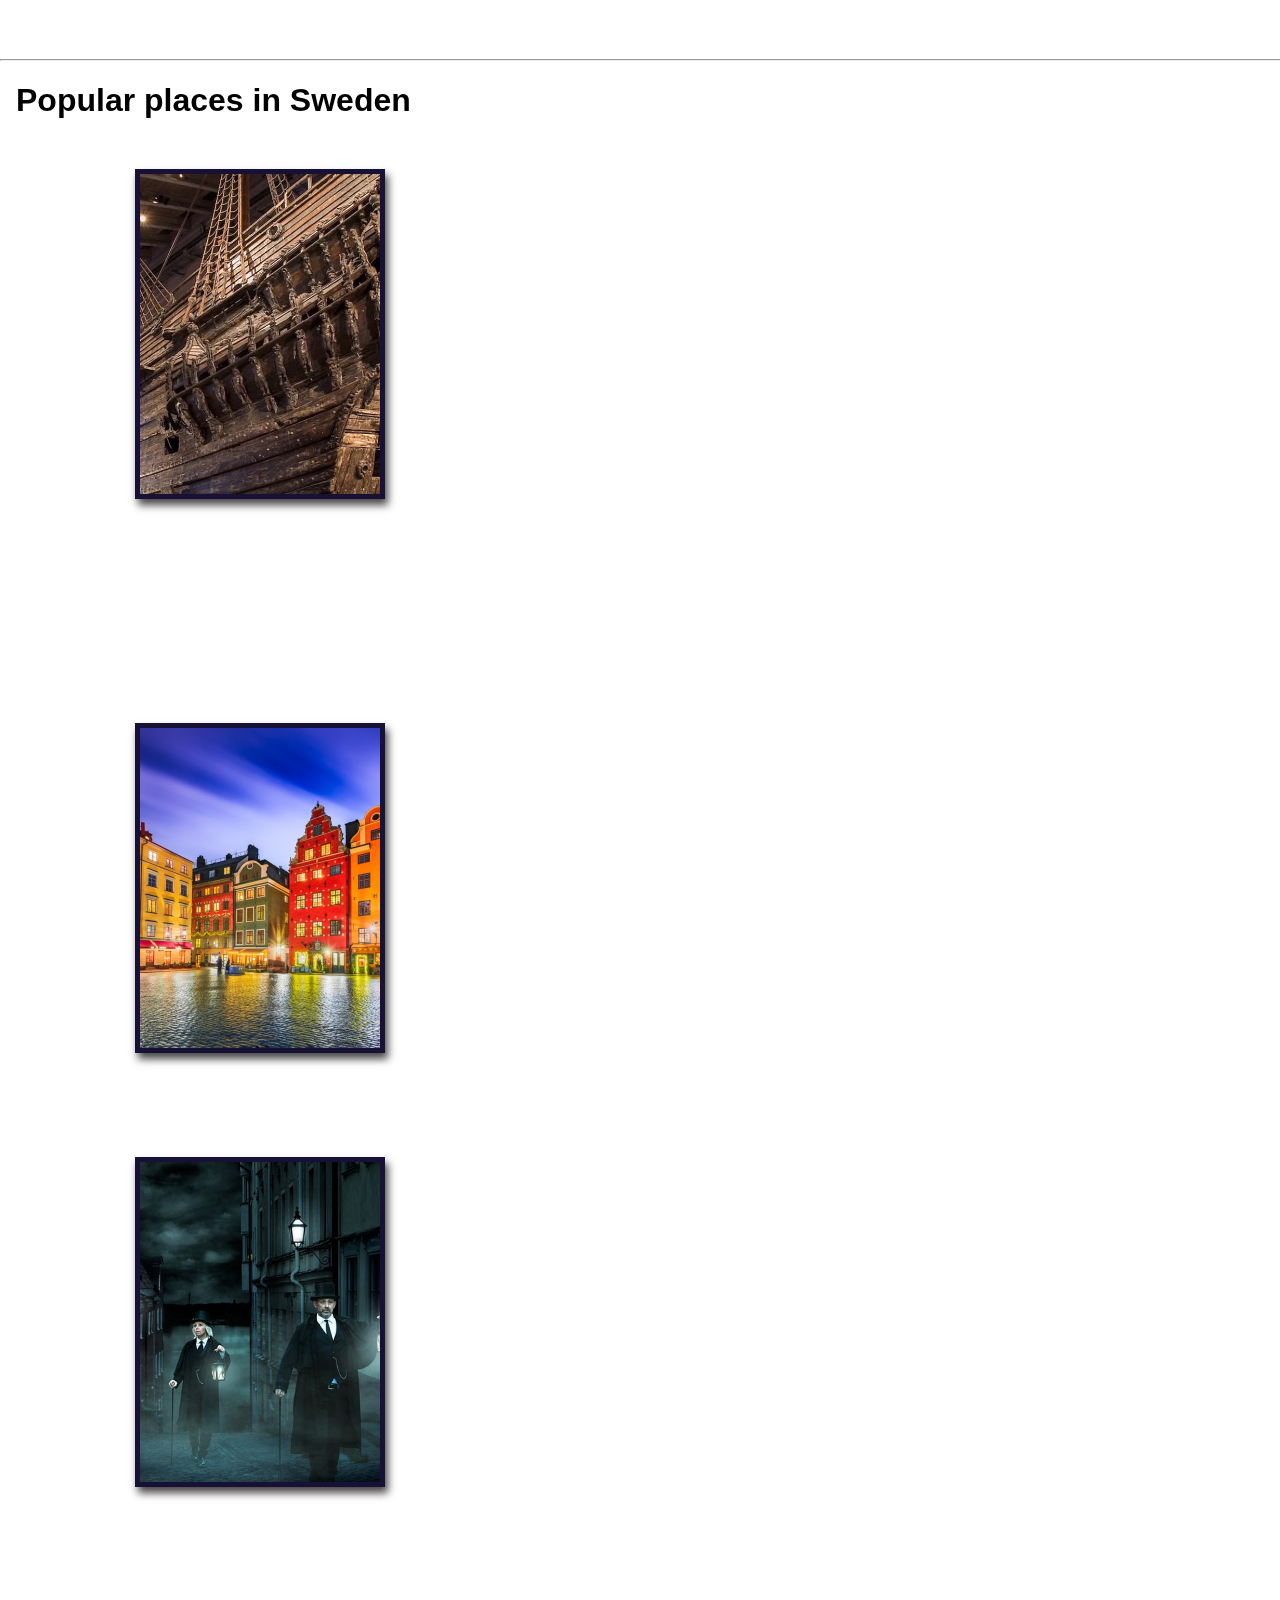
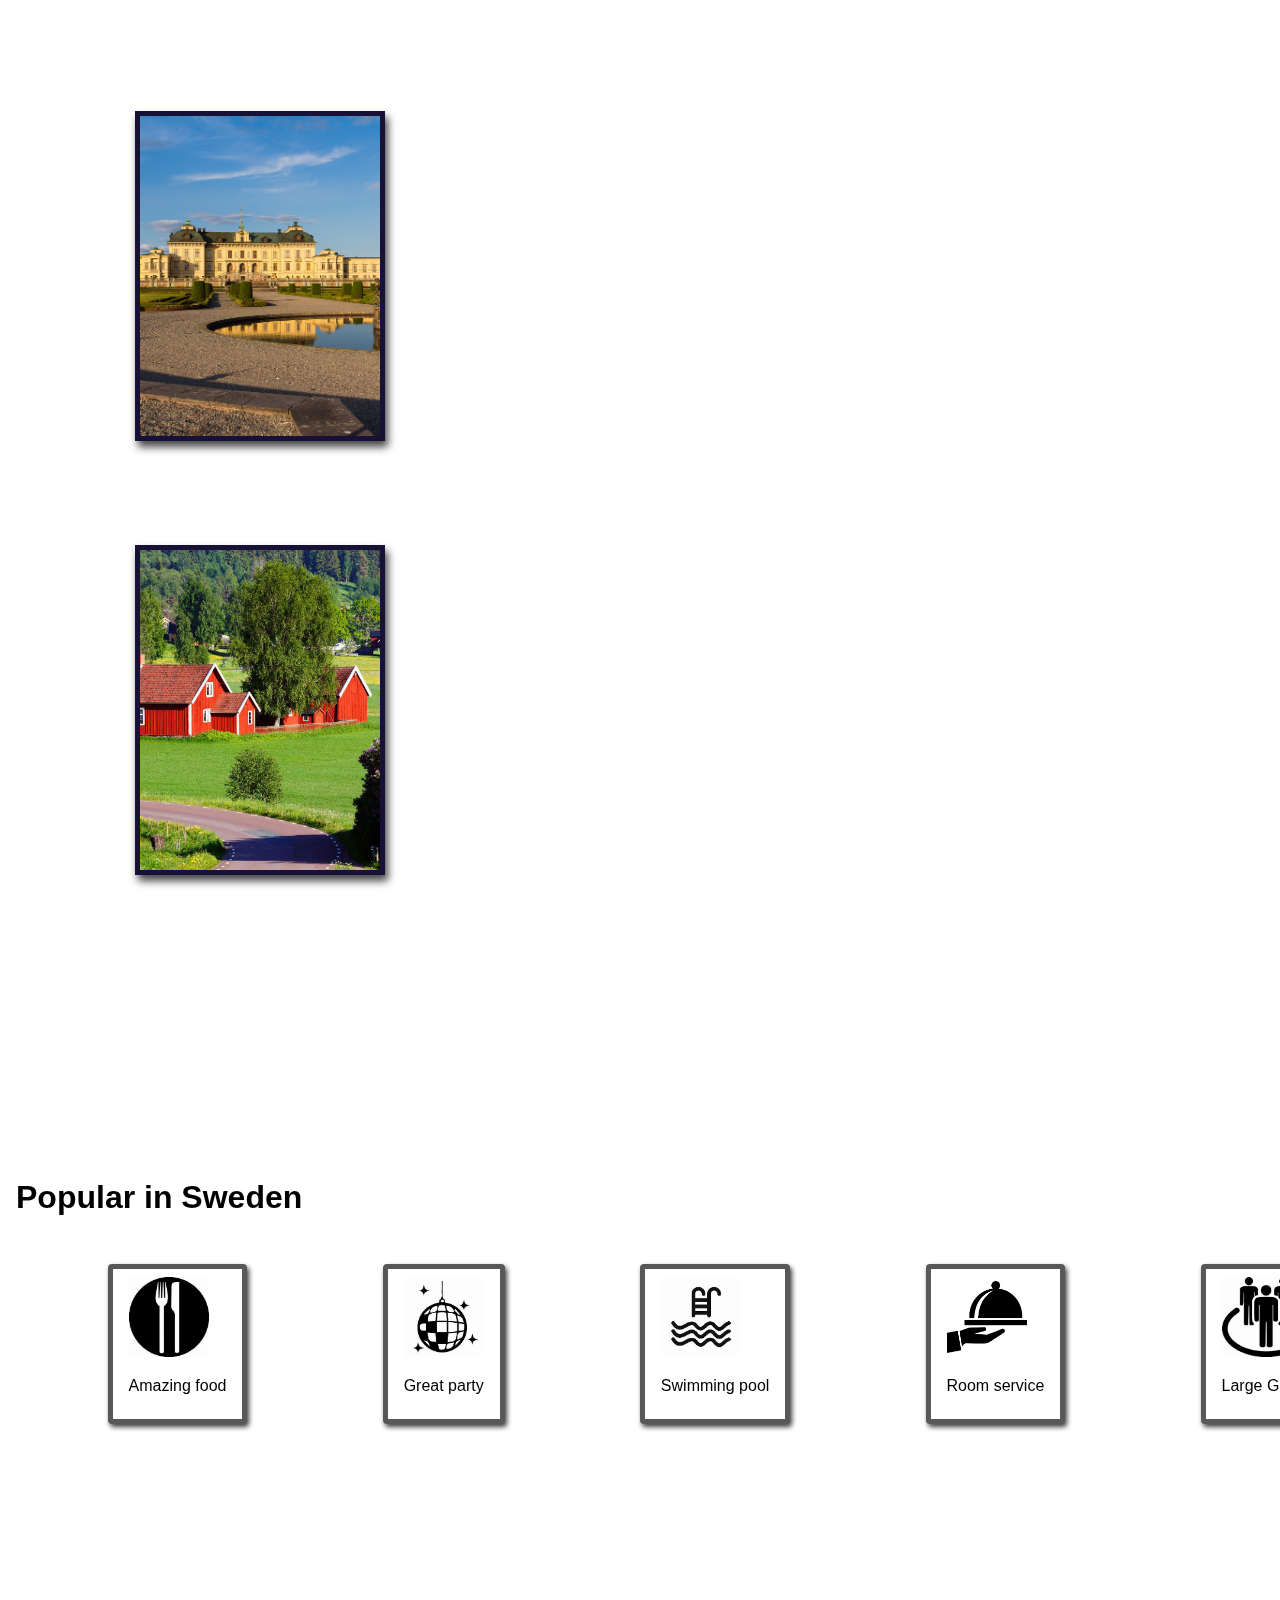
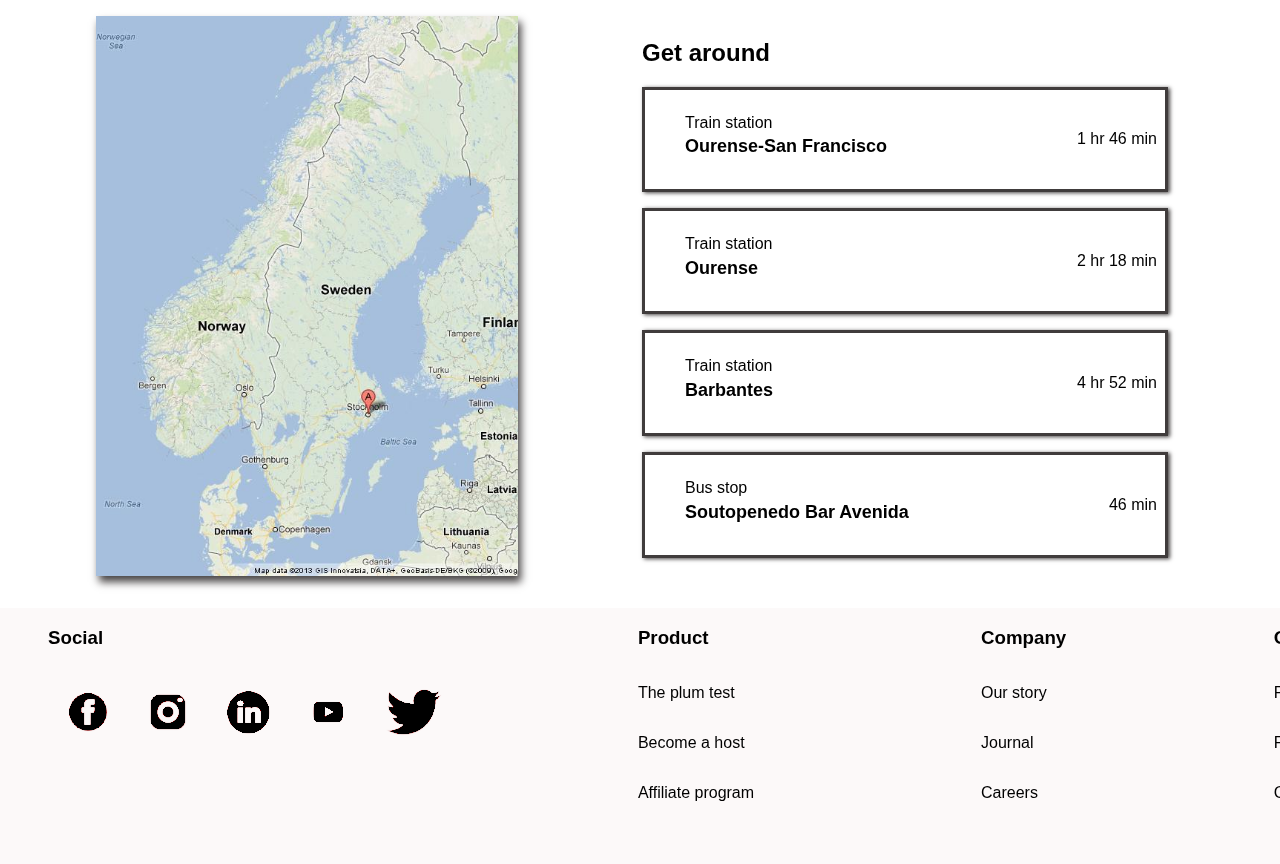
<file: sweden.html>
<!DOCTYPE html>
<html lang="en">
<head>
    <meta charset="UTF-8">
    <meta name="viewport" content="width=device-width, initial-scale=1.0">
    <link rel="preconnect" href="https://fonts.gstatic.com" crossorigin>
    <link href="https://fonts.googleapis.com/css2?family=Great+Vibes&family=Overpass:wght@300&display=swap" rel="stylesheet">
    <link rel="preconnect" href="https://fonts.googleapis.com">
    <link rel="preconnect" href="https://fonts.gstatic.com" crossorigin>
    <link href="https://fonts.googleapis.com/css2?family=Croissant+One&display=swap" rel="stylesheet">
        <link rel="stylesheet" href="styles/shared.css">
         <link rel="stylesheet" href="styles/second-shared.css">
         <link rel="stylesheet" href="styles/header.css">
         <script src="script/header.js" type="text/javascript"></script>
        <title>Sweden</title>
</head>
<body>
    <header>
        <div class="logo-container">
            <div class="logo-image-container">
                <img class="logo" src="images/2(1).png" alt="Logo" />
            </div>
            <div class="logo-text-container">
                <p id="title"><a href="index.html"><strong>W A V E</strong></a></p>
                <p id="under-title">Do More Than Travel</p>
            </div>
        </div>

        <div class="navigation" id="navigation">
            <div class="nav-item item-close-button">
                <button class="close-button" onclick="closeMenu()"><img class="close-icon"
                        src="images/close.jpg" alt="close-icon" /></button>
            </div>
            <div class="nav-item">
                <a class="nav-item-href primary-button" href="log-in.php">
                    Join us
                </a>
            </div>
            <div class="nav-item">
                <a class="nav-item-href" href="about.html">
                    <nav>About us</nav>
                </a>
            </div>
            <div class="nav-item">
                <a class="nav-item-href" href="contact-us.php">
                    Contact us
                </a>
            </div>
            <div class="nav-item">
                <a class="nav-item-href" id="menu" href="#"> Destinations </a>
                <div class="dropdown">
                    <ul>
                        <li><a href="albania.html">Albania</a></li>
                        <li><a href="sweden.html">Sweden</a></li>
                        <li><a href="italy.html">Italy</a></li>
                        <li><a href="uk.html">UK</a></li>
                        <li><a href="greece.html">Greece</a></li>
                        <li><a href="spain.html">Spain</a></li>
                    </ul>
                </div>
                </a>
            </div>
        </div>
        <div class="burger-menu">
            <button onclick="openMenu()"><img class="burget-icon"
                    src="images/burger.jpg" alt="burget-icon" /></button>
        </div>
    </header>
<main>
    <section id="first-section">
        <ul>
            <li id="first-img">
                <img src="images/sweden1.jpg" alt="ksamil">
            </li>
            <li>
                 <img src="images/sweden2.jpg" alt="ksasmil">
            </li>
        </ul>
    </section>

    <section id="second-section">
        <img src="images/home.jpg" alt="">
         <p id="title">Book a stay in one of the best homes in Sweden</p>
           <p>We selected the 1349 homes worth renting in this location</p> 
           <ul id="input">
         <li id="date">
                <label for="date"></label>
             <input type="date" name="date" id="date" min="2023-10-01" placeholder="Reserve your date">
             
         </li>
           <li>
            <form action="search" method="get">
                <input type="text" name="q" placeholder="Search..." />
                <button type="submit">Search</button>
             </form>
         </li>
           </ul>
    </section>
       

    <section id="third-section">
        <style>
            .btn{
                padding: 10px 25px; 
                border-radius: 6px; 
                margin-left: 7rem; 
                margin-top: 2rem;
                cursor: pointer;
                box-shadow:  1px 3px 4px rgb(72, 69, 69);
                background-color: rgb(153, 148, 148);
            }
            .btn:hover{
                background-color: rgb(147, 141, 141);
            }
        </style>
        <ul>
            <li>
                <img src="images/sweden3.webp" alt="ksamil">
                <div>
                    <h2>Montorgueil Gem</h2>
                <p>6 guests, 3 bedrooms, 3 bathrooms</p>
                <p class="title2">Sweden</p>
                <p>
                    You'll be right in the swing of things with a stay at this 18th-century apartment in the heart of the 2nd Arrondissement
                     and just a three-minute stroll from the Metro. Take your pick from the blockbuster sights 
                     the Louvre, Palais Royal, and Notre Dame are all just a short jaunt away. </p>
                     <a href="hotels.html"><button  class="btn" type="button">Book</button></a>
                </div>
                
            </li>
            <li>
                <img src="images/sweden4.webp" alt="ksamil">
                <div>
                    <h2>Durance</h2>
                <p>5 guests, 2 bedrooms, 2 bathrooms</p>
                <p class="title2">Sweden</p>
                <p>
                    You'll be right in the swing of things with a stay at this 18th-century apartment in the heart of the 2nd Arrondissement
                     and just a three-minute stroll from the Metro. Take your pick from the blockbuster sights 
                     the Louvre, Palais Royal, and Notre Dame are all just a short jaunt away. </p>
                     <a href="hotels.html"><button  class="btn" type="button">Book</button></a>
                </div>
                
            </li>
            <li>
                <img src="images/sweden5.webp" alt="ksamil">
                <div>
                   <h2>La Fontaine</h2>
                <p>3 guests, 2 bedrooms, 1 bathroom</p>
                <p class="title2">Sweden</p>
                <p>
                    You'll be right in the swing of things with a stay at this 18th-century apartment in the heart of the 2nd Arrondissement
                     and just a three-minute stroll from the Metro. Take your pick from the blockbuster sights 
                     the Louvre, Palais Royal, and Notre Dame are all just a short jaunt away. </p> 
                     <a href="hotels.html"><button  class="btn" type="button">Book</button></a>
                </div>
                
            </li>
        </ul>
    </section>

<hr>
     <section id="sixth-section">
        <h1 style="margin-left: 1rem; font-weight: bold;">Popular places in Sweden</h1>
        <div class="container2">
            <div class="box one "  data-text="Vasa Museum"><img src="images/Vasa Museum.jpg" alt=""></div>
            <div class="box two " data-text="Old Town"><img src="images/oldtown.jpg" alt=""></div>
            <div class="box three " data-text="Ghost Walk"><img src="images/ghostwalk.jpg" alt=""></div>
            <div class="box four " data-text="Drottningholm Palace"><img src="images/palace.jpg" alt=""></div>
            <div class="box five " data-text="Country Side"><img src="images/countyside.jpg" alt=""></div>
        </div>

    </section>

    <section id="fourth-section">
        <h1>Popular in Sweden</h1>
        <ul>
            <li>
               <img src="images/food.jpg" alt="food"> 
               <p>Amazing food</p>
            </li>
            <li>
                
            <img src="images/party.jpg" alt="party">
            <p>Great party</p>
            </li>
            <li>
                <img src="images/pool.jpg" alt="pool">
                <p>Swimming pool</p>
            </li>
            <li>
                
            <img src="images/service.webp" alt="room-service">
            <p>Room service</p>
            </li>
            <li>
                <img src="images/community.jpg" alt="community">
                <p>Large Groups</p>
            </li>
            
        </ul>
    </section>

    

   

    <section id="fifth-section">
        <img src="images/sweden6.jpg" alt="lokacioni">
        <ul id="whole-part">
            <h2>Get around</h2>
           <ul class="in">
               <ul class="right">
              <li  class="top"><p>Train station</p></li>
              <li class="title1"><p>Ourense-San Francisco</p></li>
          </ul>
          <li class="left"><p>1 hr 46 min</p></li>
       </ul>
       <ul class="in">
       
           <ul class="right">
              <li  class="top"><p>Train station</p></li>
              <li class="title1"><p>Ourense</p></li>
          </ul>
          <li class="left"><p>2 hr 18 min</p></li>
       </ul>
       <ul class="in">
       
           <ul class="right">
              <li  class="top"><p>Train station</p></li>
              <li class="title1"><p>Barbantes</p></li>
          </ul>
          <li><p class="left">4 hr 52 min</p></li>
       </ul>
       <ul class="in">

           <ul class="right">
              <li class="top"><p>Bus stop</p></li>
              <li class="title1"><p>Soutopenedo Bar Avenida</p></li>
          </ul>
          <li><p class="left">46 min</p></li>
       </ul>
       </ul>
        
        

    </section>
</main>

<footer>
    <div id="footer-part">
        <section id="social-part">
       <h3>Social</h3>
         <ul class="footer-content-special">
   <li > 
       <a href="https://www.facebook.com">
           <img class="last-img" src="images/facebook.jpg" alt="facebook">
       </a>
      
   <li>
       <a href="https://www.instagram.com">
           <img  class="last-img" src="images/insta.jpg" alt="instagram"></li>
       </a>
   <li> 
       <a href="https://www.linkedIn">
           <img  class="last-img" src="images/in.jpg" alt="linkedin"></li>
       </a>
    <li> 
       <a href="https://www.youtube.com">
           <img  class="last-img" src="images/youtube.jpg" alt="youtube"></li>
       </a>
    <li><a href="https://twitter.com"> 
       <img  class="last-img" src="images/twitter.jpg" alt="twitter"></li>
   </a>


</ul>
   </section>
   
   <section>
        <h3>Product</h3>
        <ul class="footer-content">
           <li>
               <p>The plum test</p>
           </li>
           <li>
               <p>Become a host</p>
           </li>
           <li>
               <p>Affiliate program</p>
           </li>
        </ul>
   </section>
 <section>
   <h3>Company</h3>
   <ul class="footer-content">
       <li>
           <p>Our story</p>
       </li>
       <li> 
           <p>Journal</p>
       </li>
       <li>
           <p>Careers</p>
       </li>
   </ul>
 </section>
 <section>
   <h3>Contact</h3>
   <ul class="footer-content">
       <li>
           <p>Partenship</p>
       </li>
       <li>
           <p>FAQ</p>
       </li>
       <li>
           <p>Get in touch</p>
       </li>
   </ul>
 </section> 
   </div>
 

</footer>

</body>
</html>
</file>
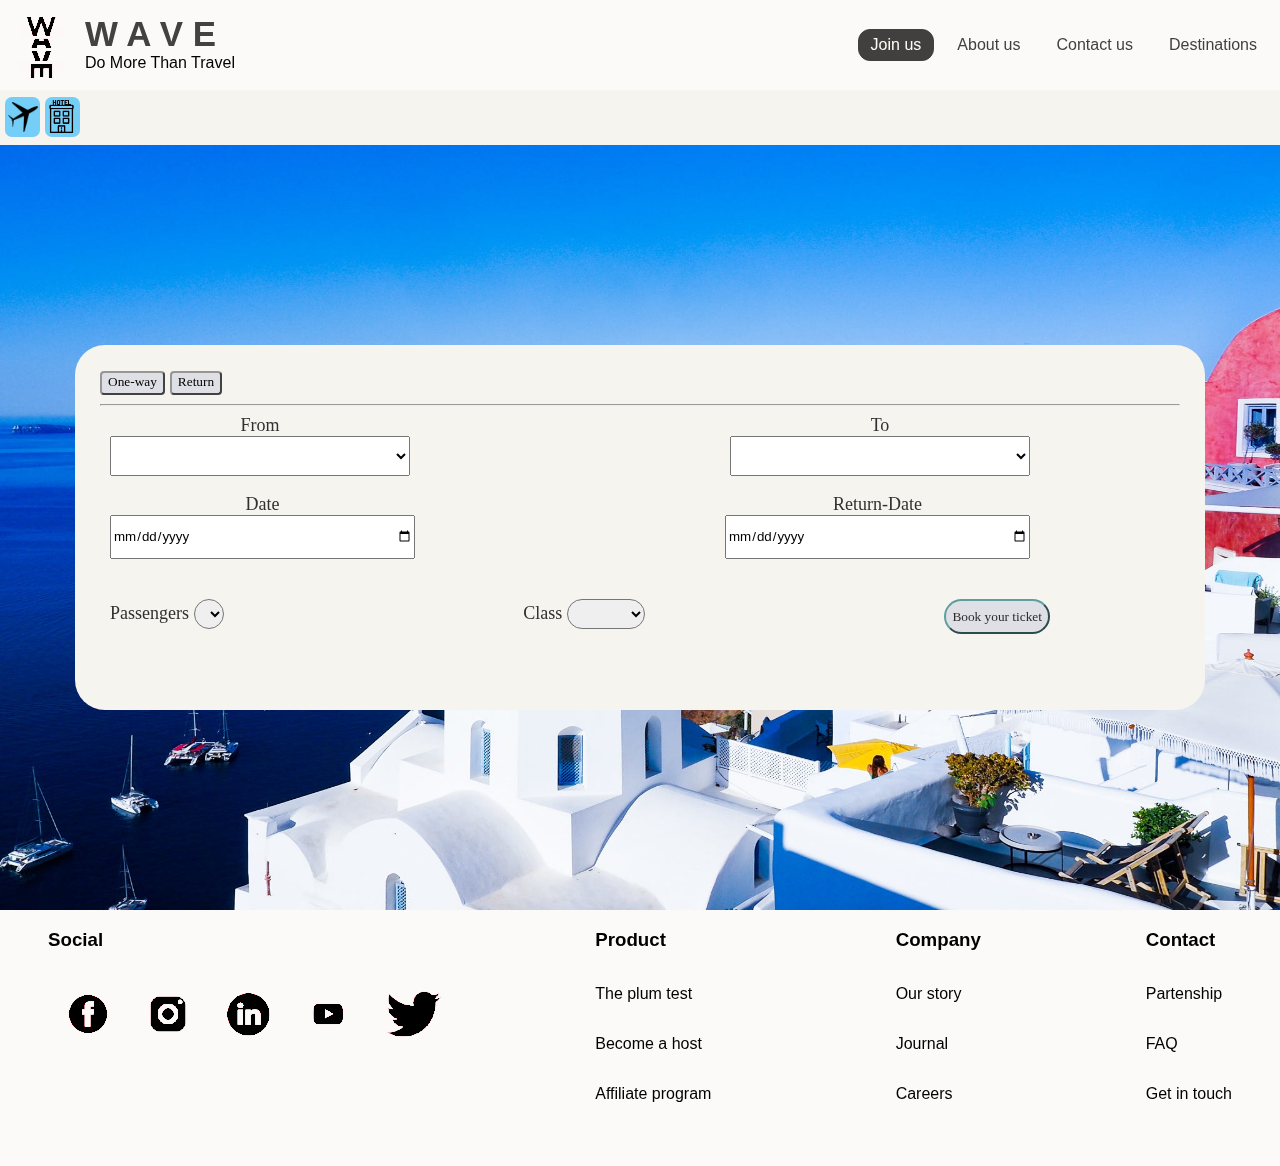
<file: tickets.html>
<!DOCTYPE html>
<html lang="en">

<head>
  <meta charset="UTF-8">
  <meta name="viewport" content="width=device-width, initial-scale=1.0">
  <title>Tickets</title>
  <link rel="stylesheet" href="styles/shared.css">
    <link rel="stylesheet" href="styles/header.css">
  <link rel="stylesheet" href="styles/tickets.css">
  <script src="script/header.js" type="text/javascript"></script>
</head>

<body>
    <header>
        <div class="logo-container">
            <div class="logo-image-container">
                <img class="logo" src="images/2(1).png" alt="Logo" />
            </div>
            <div class="logo-text-container">
                <p id="title"><a href="index.html"><strong>W A V E</strong></a></p>
                <p id="under-title">Do More Than Travel</p>
            </div>
        </div>

        <div class="navigation" id="navigation">
            <div class="nav-item item-close-button">
                <button class="close-button" onclick="closeMenu()"><img class="close-icon"
                        src="images/close.jpg" alt="close-icon" /></button>
            </div>
            <div class="nav-item">
                <a class="nav-item-href primary-button" href="log-in.php">
                    Join us
                </a>
            </div>
            <div class="nav-item">
                <a class="nav-item-href" href="about.html">
                    <nav>About us</nav>
                </a>
            </div>
            <div class="nav-item">
              <a class="nav-item-href" href="contact-us.php">
                  Contact us
              </a>
          </div>
            <div class="nav-item">
                <a class="nav-item-href" id="menu" href="#"> Destinations </a>
                <div class="dropdown">
                    <ul>
                        <li><a href="albania.html">Albania</a></li>
                        <li><a href="sweden.html">Sweden</a></li>
                        <li><a href="italy.html">Italy</a></li>
                        <li><a href="uk.html">UK</a></li>
                        <li><a href="greece.html">Greece</a></li>
                        <li><a href="spain.html">Spain</a></li>
                    </ul>
                </div>
                </a>
            </div>
        </div>
        <div class="burger-menu">
            <button onclick="openMenu()"><img class="burget-icon"
                    src="images/burger.jpg" alt="burger-icon" /></button>
        </div>
    </header>
  <main>
    <div class="headd">
      <div class="button2"><img src="images/plane.jpg" alt="plane"></div>
      <div class="button1"><a href="hotels.php"><img src="images/hotel.png" alt="hotel"></a></div>
      
    </div>
    
    <div class="foto" style="background-image: url(images/foto.jpg);">
      <div class="checkbox">
        <div class="type">
          <div class="check">
           <a href="oneway.html"><input type="button" value="One-way"></a> </div>
          <div class="check">
            <input type="button" value="Return"></div>
        </div>
        <hr>
        <div class="destinations">
          <div class="from">
            <label for="from">From</label>
            <div class="option">
              <select name="city" id="city"
                style="width: 300px; height: 40px;font-family: 'Segoe UI', Tahoma, Geneva, Verdana, sans-serif;">
                <option value="#"></option>
                <option value="Italy">Rome,Italy</option>
                <option value="Albania">Tirana,Albania</option>
                <option value="Kosova">Prishtine,Kosova</option>
                <option value="USA">New York,USA</option>
                <option value="Budapest">Budapest,Hungary</option>
                <option value="France">Paris,France</option>
                <option value="Japan">Tokyo,Japan</option>
                <option value="Germany">Berlin,Germany</option>
              </select>
            </div>
          </div>
          <div class="to">
            <label for="to">To</label>
            <div class="option2">
              <select name="city2" id="city2"
                style="width: 300px; height: 40px;font-family: 'Segoe UI', Tahoma, Geneva, Verdana, sans-serif;">
                <option value="#"></option>
                <option value="Italy">Rome,Italy</option>
                <option value="Albania">Tirana,Albania</option>
                <option value="Kosova">Prishtine,Kosova</option>
                <option value="USA">New York,USA</option>
                <option value="Budapest">Budapest,Hungary</option>
                <option value="France">Paris,France</option>
                <option value="Japan">Tokyo,Japan</option>
                <option value="Germany">Berlin,Germany</option>
              </select>
            </div>
          </div>
        </div>
        <div class="datat">
          <div class="date1">
            <label>Date</label>
            <div>
              <input type="date"
                style="width: 300px; height: 40px;font-family: 'Segoe UI', Tahoma, Geneva, Verdana, sans-serif;">
            </div>
          </div>
          <div class="date2">
            <label>Return-Date</label>
            <div>
              <input type="date"
                style="width: 300px; height: 40px;font-family: 'Segoe UI', Tahoma, Geneva, Verdana, sans-serif;">
            </div>
          </div>
        </div>
        <div class="end">
          <div class="passengers">
            <label>Passengers</label>
            <select name="p" id="p"
              style="border-radius: 50px; height: 30px;font-family: 'Segoe UI', Tahoma, Geneva, Verdana, sans-serif;">
              <option value="#"></option>
              <option value="1">1</option>
              <option value="2">2</option>
              <option value="3">3</option>
              <option value="4">4</option>
              <option value="5">5</option>
            </select>
          </div>
          <div class="class">
            <label>Class</label>
            <select name="c" id="c"
              style="border-radius: 50px; height: 30px; font-family: 'Segoe UI', Tahoma, Geneva, Verdana, sans-serif;">
              <option value="#"></option>
              <option value="economy">Economy</option>
              <option value="business">Business</option>
              <option value="first">First</option>
              <option value="premium">Premium</option>
            </select>
          </div>
          <div class="searchbox">
            <input type="submit" value="Book your ticket">
          </div>
        </div>
      </div>

    </div>


  </main>
  <footer>
    <div id="footer-part">
        <section id="social-part">
       <h3>Social</h3>
         <ul class="footer-content-special">
   <li > 
       <a href="https://www.facebook.com">
           <img class="last-img" src="images/facebook.jpg" alt="facebook">
       </a>
      
   <li>
       <a href="https://www.instagram.com">
           <img  class="last-img" src="images/insta.jpg" alt="instagram"></li>
       </a>
   <li> 
       <a href="https://www.linkedIn">
           <img  class="last-img" src="images/in.jpg" alt="linkedin"></li>
       </a>
    <li> 
       <a href="https://www.youtube.com">
           <img  class="last-img" src="images/youtube.jpg" alt="youtube"></li>
       </a>
    <li><a href="https://twitter.com"> 
       <img  class="last-img" src="images/twitter.jpg" alt="twitter"></li>
   </a>


</ul>
   </section>
   
   <section>
        <h3>Product</h3>
        <ul class="footer-content">
           <li>
               <p>The plum test</p>
           </li>
           <li>
               <p>Become a host</p>
           </li>
           <li>
               <p>Affiliate program</p>
           </li>
        </ul>
   </section>
 <section>
   <h3>Company</h3>
   <ul class="footer-content">
       <li>
           <p>Our story</p>
       </li>
       <li> 
           <p>Journal</p>
       </li>
       <li>
           <p>Careers</p>
       </li>
   </ul>
 </section>
 <section>
   <h3>Contact</h3>
   <ul class="footer-content">
       <li>
           <p>Partenship</p>
       </li>
       <li>
           <p>FAQ</p>
       </li>
       <li>
           <p>Get in touch</p>
       </li>
   </ul>
 </section> 
   </div>
 

</footer>
</body>

</html>
</file>
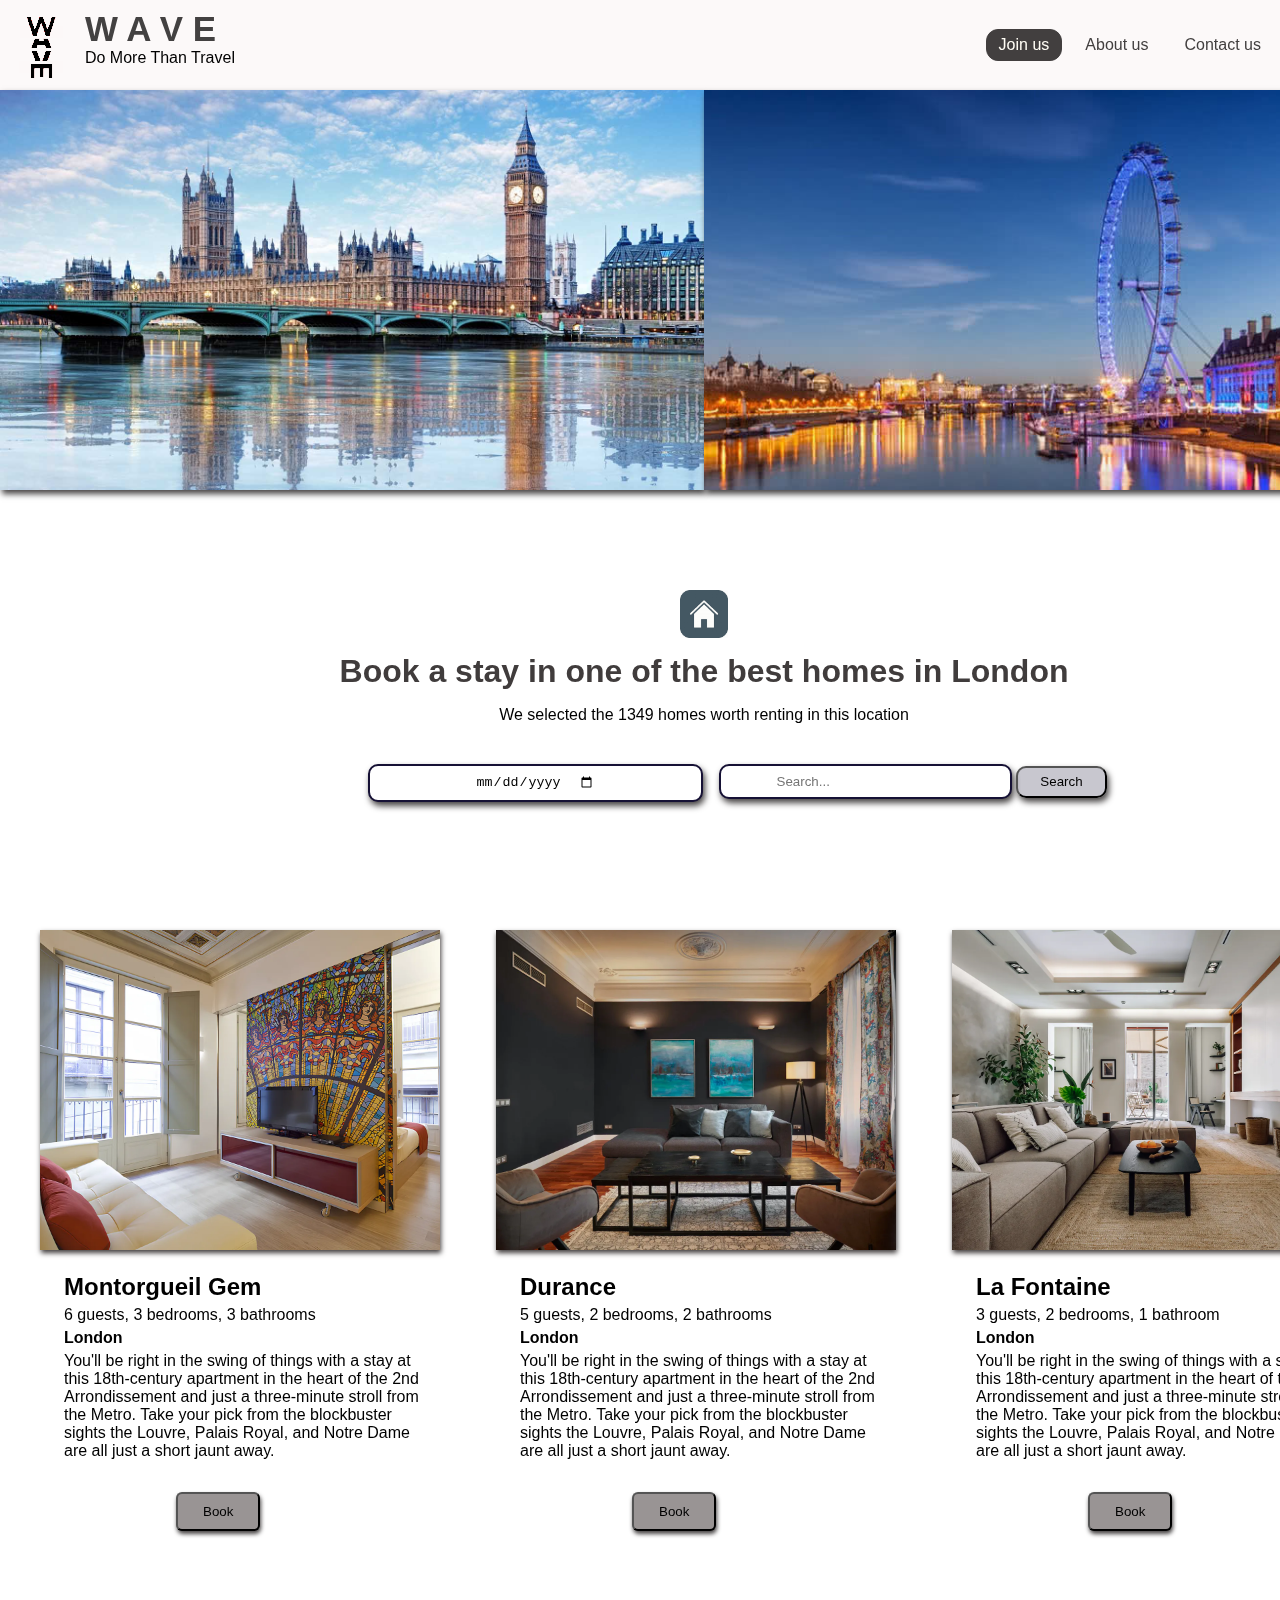
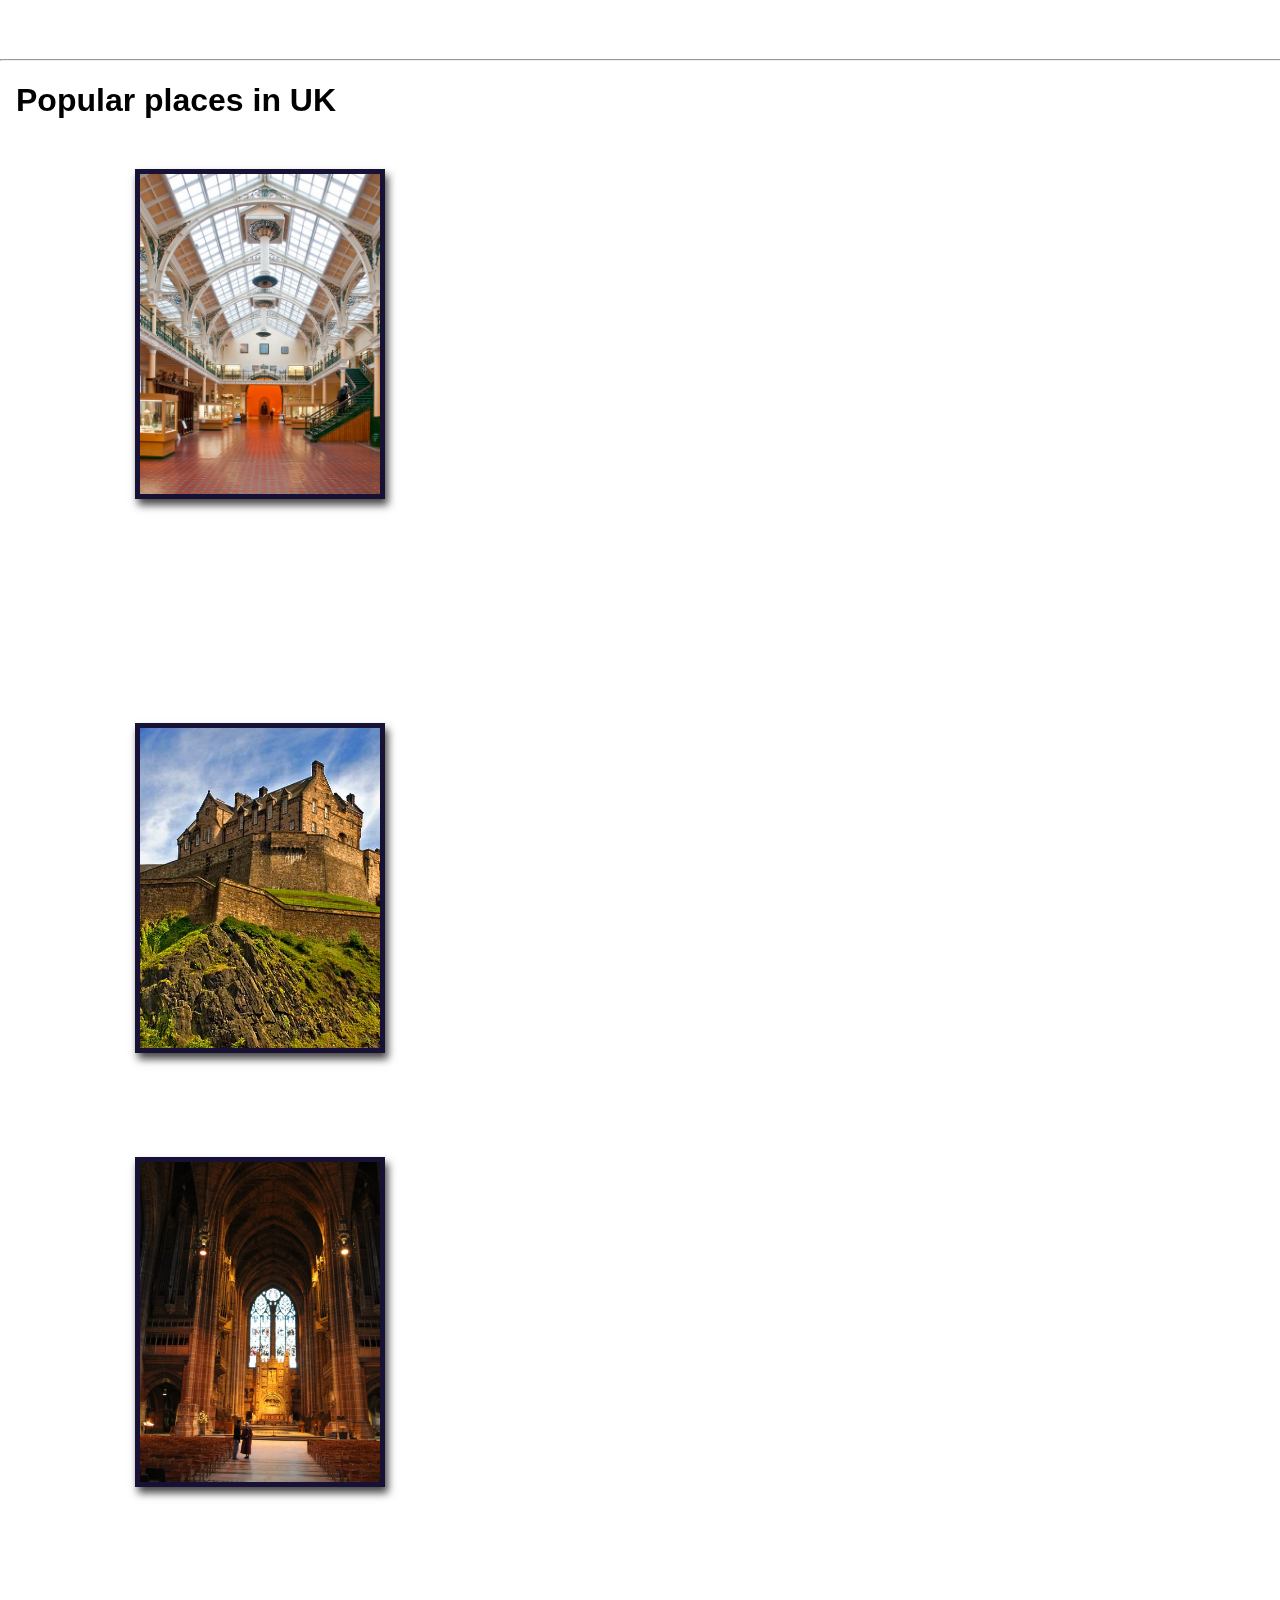
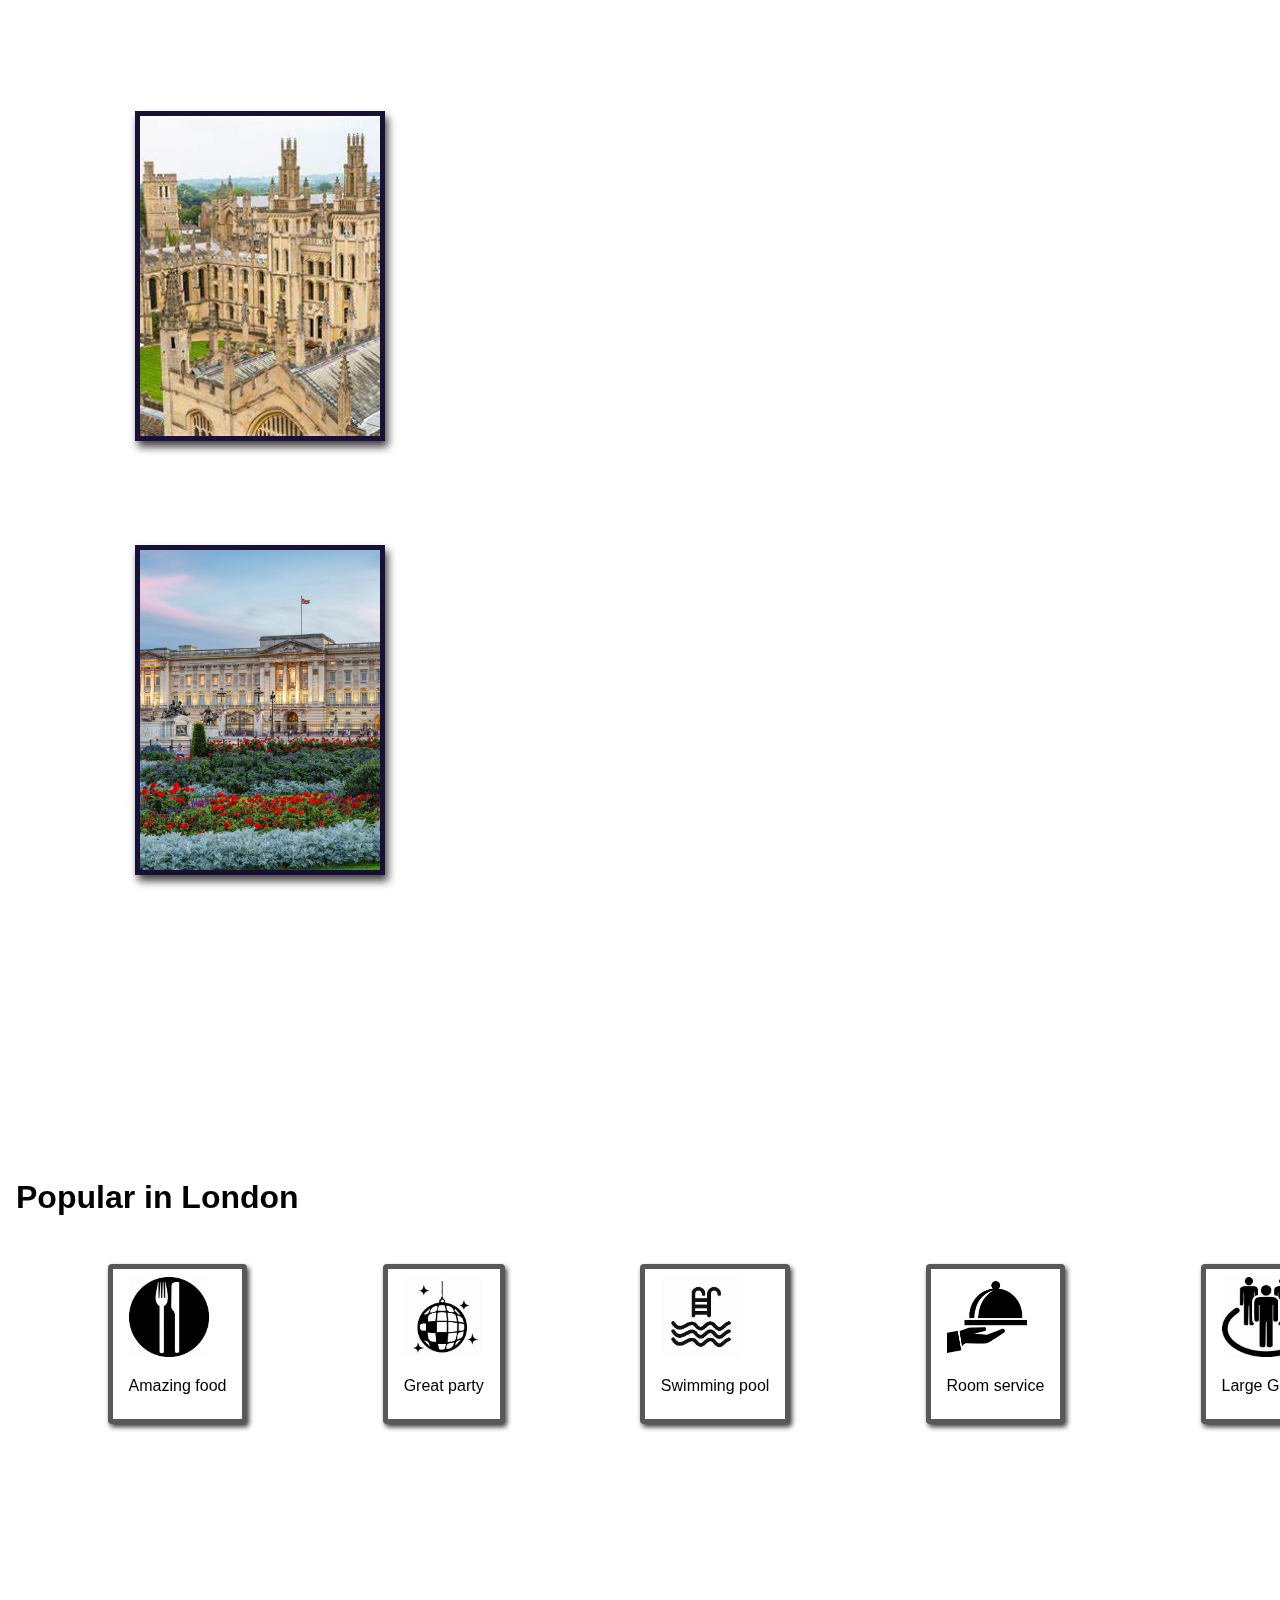
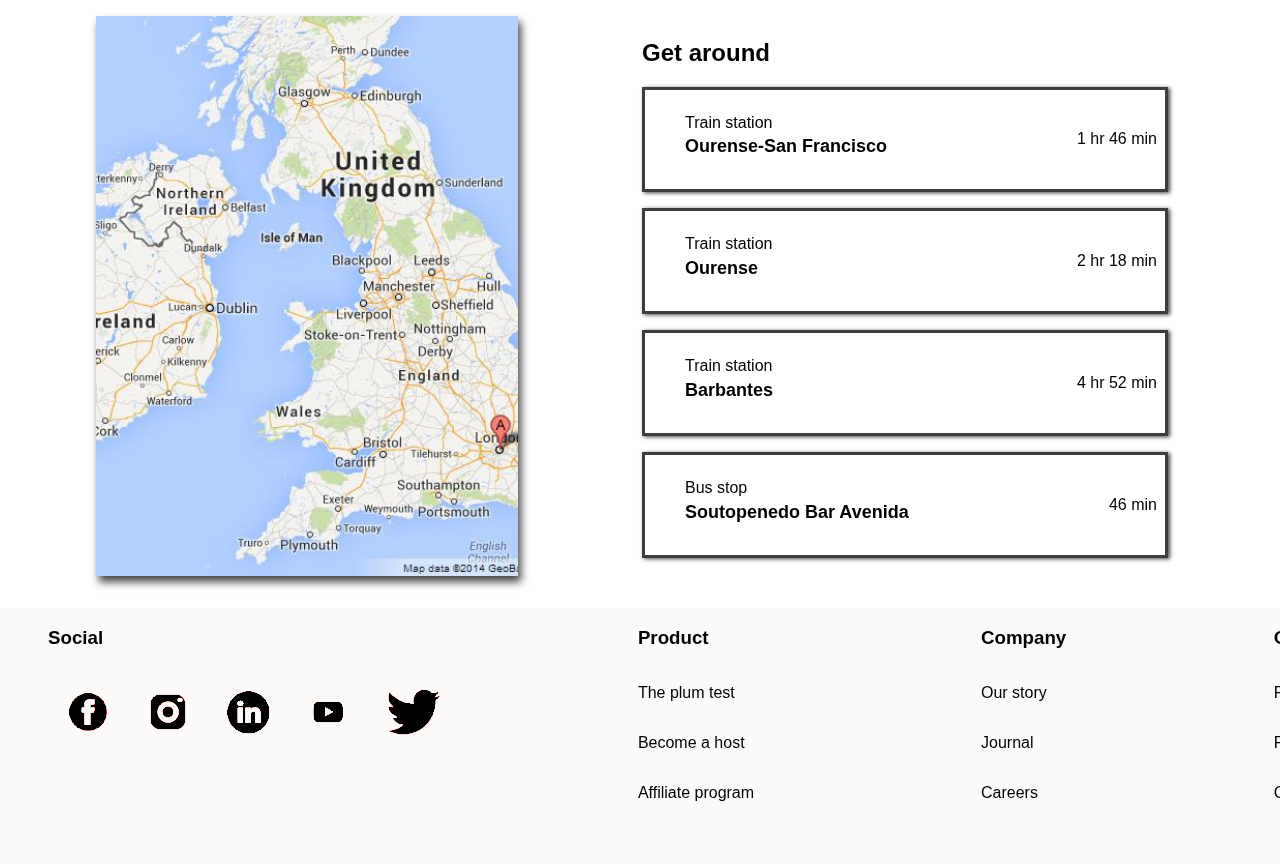
<file: uk.html>
<!DOCTYPE html>
<html lang="en">

<head>
    <meta charset="UTF-8">
    <meta name="viewport" content="width=device-width, initial-scale=1.0">
    <link rel="preconnect" href="https://fonts.gstatic.com" crossorigin>
    <link href="https://fonts.googleapis.com/css2?family=Great+Vibes&family=Overpass:wght@300&display=swap"
        rel="stylesheet">
    <link rel="preconnect" href="https://fonts.googleapis.com">
    <link rel="preconnect" href="https://fonts.gstatic.com" crossorigin>
    <link href="https://fonts.googleapis.com/css2?family=Croissant+One&display=swap" rel="stylesheet">
    <link rel="stylesheet" href="styles/shared.css">
    <link rel="stylesheet" href="styles/second-shared.css">
    <link rel="stylesheet" href="styles/header.css">
    <script src="script/header.js" type="text/javascript"></script>
    <title>Great Britain</title>
</head>

<body>
    <header>
        <div class="logo-container">
            <div class="logo-image-container">
                <img class="logo" src="images/2(1).png" alt="Logo" />
            </div>
            <div class="logo-text-container">
                <p id="title"><a href="index.html"><strong>W A V E</strong></a></p>
                <p id="under-title">Do More Than Travel</p>
            </div>
        </div>

        <div class="navigation" id="navigation">
            <div class="nav-item item-close-button">
                <button class="close-button" onclick="closeMenu()"><img class="close-icon" src="images/close.jpg"
                        alt="close-icon" /></button>
            </div>
            <div class="nav-item">
                <a class="nav-item-href primary-button" href="log-in.php">
                    Join us
                </a>
            </div>
            <div class="nav-item">
                <a class="nav-item-href" href="about.html">
                    <nav>About us</nav>
                </a>
            </div>
            <div class="nav-item">
                <a class="nav-item-href" href="contact-us.php">
                    Contact us
                </a>
            </div>
            <div class="nav-item">
                <a class="nav-item-href" id="menu" href="#"> Destinations </a>
                <div class="dropdown">
                    <ul>
                        <li><a href="albania.html">Albania</a></li>
                        <li><a href="sweden.html">Sweden</a></li>
                        <li><a href="italy.html">Italy</a></li>
                        <li><a href="uk.html">UK</a></li>
                        <li><a href="greece.html">Greece</a></li>
                        <li><a href="spain.html">Spain</a></li>
                    </ul>
                </div>
                </a>
            </div>
        </div>
        <div class="burger-menu">
            <button onclick="openMenu()"><img class="burget-icon" src="images/burger.jpg"
                    alt="burget-icon" /></button>
        </div>
    </header>

    <main>
        <section id="first-section">
            <ul>
                <li id="first-img">
                    <img src="images/uk1.jpg" alt="ksamil">
                </li>
                <li>
                    <img src="images/uk2.jpg" alt="ksasmil">
                </li>
            </ul>
        </section>

        <section id="second-section">
            <img src="images/home.jpg" alt="">
            <p id="title">Book a stay in one of the best homes in London</p>
            <p>We selected the 1349 homes worth renting in this location</p>
            <ul id="input">
                <li id="date">
                    <label for="date"></label>
                    <input type="date" name="date" id="date" min="2023-10-01" placeholder="Reserve your date">

                </li>
                <li>
                    <form action="search" method="get">
                        <input type="text" name="q" placeholder="Search..." />
                        <button type="submit">Search</button>
                    </form>
                </li>
            </ul>
        </section>


        <section id="third-section">
            <style>
                .btn{
                    padding: 10px 25px; 
                    border-radius: 6px; 
                    margin-left: 7rem; 
                    margin-top: 2rem;
                    cursor: pointer;
                    box-shadow:  1px 3px 4px rgb(72, 69, 69);
                    background-color: rgb(153, 148, 148);
                }
                .btn:hover{
                    background-color: rgb(147, 141, 141);
                }
            </style>
            <ul>
                <li>
                    <img src="images/uk3.webp" alt="ksamil">
                    <div>
                        <h2>Montorgueil Gem</h2>
                        <p>6 guests, 3 bedrooms, 3 bathrooms</p>
                        <p class="title2">London</p>
                        <p>
                            You'll be right in the swing of things with a stay at this 18th-century apartment in the
                            heart of the 2nd Arrondissement
                            and just a three-minute stroll from the Metro. Take your pick from the blockbuster sights
                            the Louvre, Palais Royal, and Notre Dame are all just a short jaunt away. </p>
                            <a href="hotels.html"><button  class="btn" type="button">Book</button></a>
                    </div>

                </li>
                <li>
                    <img src="images/uk4.webp" alt="ksamil">
                    <div>
                        <h2>Durance</h2>
                        <p>5 guests, 2 bedrooms, 2 bathrooms</p>
                        <p class="title2">London</p>
                        <p>
                            You'll be right in the swing of things with a stay at this 18th-century apartment in the
                            heart of the 2nd Arrondissement
                            and just a three-minute stroll from the Metro. Take your pick from the blockbuster sights
                            the Louvre, Palais Royal, and Notre Dame are all just a short jaunt away. </p>
                            <a href="hotels.html"><button  class="btn" type="button">Book</button></a>
                    </div>

                </li>
                <li>
                    <img src="images/uk5.webp" alt="ksamil">
                    <div>
                        <h2>La Fontaine</h2>
                        <p>3 guests, 2 bedrooms, 1 bathroom</p>
                        <p class="title2">London</p>
                        <p>
                            You'll be right in the swing of things with a stay at this 18th-century apartment in the
                            heart of the 2nd Arrondissement
                            and just a three-minute stroll from the Metro. Take your pick from the blockbuster sights
                            the Louvre, Palais Royal, and Notre Dame are all just a short jaunt away. </p>
                            <a href="hotels.html"><button  class="btn" type="button">Book</button></a>
                    </div>

                </li>
            </ul>
        </section>

        <hr>
        
        <section id="sixth-section">
            <h1 style="margin-left: 1rem; font-weight: bold;">Popular places in UK</h1>
            <div class="container2">
                <div class="box one "  data-text="Birmingham Museum"><img src="images/ukmuseumjpg.jpg" alt=""></div>
                <div class="box two " data-text="Edinburgh Castle"><img src="images/edinburgh_castle_scotland.jpg" alt=""></div>
                <div class="box three " data-text="Liverpool Cathedral"><img src="images/liverpool.JPG" alt=""></div>
                <div class="box four " data-text="Oxford University"><img src="images/oxford.jpg" alt=""></div>
                <div class="box five " data-text="Buckingham Palace"><img src="images/buckinghampalace.jpg" alt=""></div>
            </div>
    
        </section>

        <section id="fourth-section">
            <h1>Popular in London</h1>
            <ul>
                <li>
                    <img src="images/food.jpg" alt="food">
                    <p>Amazing food</p>
                </li>
                <li>

                    <img src="images/party.jpg" alt="party">
                    <p>Great party</p>
                </li>
                <li>
                    <img src="images/pool.jpg" alt="pool">
                    <p>Swimming pool</p>
                </li>
                <li>

                    <img src="images/service.webp" alt="room-service">
                    <p>Room service</p>
                </li>
                <li>
                    <img src="images/community.jpg" alt="community">
                    <p>Large Groups</p>
                </li>

            </ul>
        </section>

        
    
        <section id="fifth-section">
            <img src="images/uk6.jpg" alt="lokacioni">
            <ul id="whole-part">
                <h2>Get around</h2>
                <ul class="in">
                    <ul class="right">
                        <li class="top">
                            <p>Train station</p>
                        </li>
                        <li class="title1">
                            <p>Ourense-San Francisco</p>
                        </li>
                    </ul>
                    <li class="left">
                        <p>1 hr 46 min</p>
                    </li>
                </ul>
                <ul class="in">

                    <ul class="right">
                        <li class="top">
                            <p>Train station</p>
                        </li>
                        <li class="title1">
                            <p>Ourense</p>
                        </li>
                    </ul>
                    <li class="left">
                        <p>2 hr 18 min</p>
                    </li>
                </ul>
                <ul class="in">

                    <ul class="right">
                        <li class="top">
                            <p>Train station</p>
                        </li>
                        <li class="title1">
                            <p>Barbantes</p>
                        </li>
                    </ul>
                    <li>
                        <p class="left">4 hr 52 min</p>
                    </li>
                </ul>
                <ul class="in">

                    <ul class="right">
                        <li class="top">
                            <p>Bus stop</p>
                        </li>
                        <li class="title1">
                            <p>Soutopenedo Bar Avenida</p>
                        </li>
                    </ul>
                    <li>
                        <p class="left">46 min</p>
                    </li>
                </ul>
            </ul>



        </section>
    </main>

    <footer>
        <div id="footer-part">
            <section id="social-part">
                <h3>Social</h3>
                <ul class="footer-content-special">
                    <li>
                        <a href="https://www.facebook.com">
                            <img class="last-img" src="images/facebook.jpg" alt="facebook">
                        </a>

                    <li>
                        <a href="https://www.instagram.com">
                            <img class="last-img" src="images/insta.jpg" alt="instagram">
                    </li>
                    </a>
                    <li>
                        <a href="https://www.linkedIn">
                            <img class="last-img" src="images/in.jpg" alt="linkedin">
                    </li>
                    </a>
                    <li>
                        <a href="https://www.youtube.com">
                            <img class="last-img" src="images/youtube.jpg" alt="youtube">
                    </li>
                    </a>
                    <li><a href="https://twitter.com">
                            <img class="last-img" src="images/twitter.jpg" alt="twitter"></li>
                    </a>


                </ul>
            </section>

            <section>
                <h3>Product</h3>
                <ul class="footer-content">
                    <li>
                        <p>The plum test</p>
                    </li>
                    <li>
                        <p>Become a host</p>
                    </li>
                    <li>
                        <p>Affiliate program</p>
                    </li>
                </ul>
            </section>
            <section>
                <h3>Company</h3>
                <ul class="footer-content">
                    <li>
                        <p>Our story</p>
                    </li>
                    <li>
                        <p>Journal</p>
                    </li>
                    <li>
                        <p>Careers</p>
                    </li>
                </ul>
            </section>
            <section>
                <h3>Contact</h3>
                <ul class="footer-content">
                    <li>
                        <p>Partenship</p>
                    </li>
                    <li>
                        <p>FAQ</p>
                    </li>
                    <li>
                        <p>Get in touch</p>
                    </li>
                </ul>
            </section>
        </div>


    </footer>

</body>

</html>
</file>
<file: styles/shared.css>
footer{
    width: 100%;
  
}
#footer-part {
    height: 16rem;
    background-color: rgb(252, 249, 249);
    display: flex;
    justify-content: space-between;
}
#footer-part ul{
    list-style: none;
}

.footer-content{
    display: flex;
    flex-direction: column;
    margin-left: 0;
    padding-left: 0;
    padding-right: 3rem;
}
.footer-content-special{
    display: flex;
    margin-left: 0;
    padding-left: 0;
   
}
#social-part{
    padding-left: 3rem;
}

.last-img{
    height: 3rem;
   mix-blend-mode: color-burn;
   margin: 1.3rem 1rem;
}


@media only screen  and (max-width: 1080px) {
    html{
        display: flex;
    }

    .last-img{
       height: 2rem;
    }
    .footer-content-special{
        display: block;
    }

    #footer-part {
        display: block;
        height: 78rem;
        margin: 0;
      }
      .footer-content {
        margin-left: 4rem;
        margin-top: 0.5rem;
      }
      #footer-part h3 {
        margin: 0;
        margin-left: 2rem;
        padding-top: 1rem;
      }
  
}
</file>
<file: styles/style.css>
body {
  margin: 0;
  font-family: "Overpass", sans-serif;
  color: rgb(67, 65, 65);
  width: 100%;
}

#first-section {
  position: relative;

  
}

#first-section button {
  border-radius: 6px;
  padding: 10px 20px;
  background-color: rgb(46, 43, 43);
  color: rgb(255, 253, 245);
  border: 2px solid rgb(27, 27, 31);
  cursor: pointer;
}
#first-section img {
  width: 100%;
  height: 40rem;
  background-position: center;
  background-size: cover;
 
}

#first-section button:hover {
  background-color: rgb(240, 240, 246);
  color: rgb(30, 30, 33);
}

#main-page-text {
  position: absolute;
  top: 250px;
  font-size: 2rem;
  margin: 0;
  padding: 0;
  left: 1.5rem;
  box-shadow: 2px 4px 8px rgb(98, 96, 96);
  background-color: rgba(100, 100, 100, 0.503);
}
#main-page-text ul {
  margin: 0;
}
#main-txt h1 {
  color: white;
  margin-bottom: 0;
  padding-bottom: 0;
}
#main-txt p {
  margin: 0;
  
}

#under-main-txt {
  font-size: 1rem;
  font-weight: bold;
  color: rgb(255, 255, 255);
}

#second-section {
  margin: 0;
  padding: 0;
  box-sizing: border-box;
  background-color: rgb(255, 254, 254);
}
#second-section p {
  margin-top: 3rem;
  margin-left: 3rem;
  font-size: 2rem;
  font-weight: bold;
  color: rgb(37, 34, 47);
}

#cover {
  position: relative;
  width: 70%;
  height: 50%;
  margin-left: 10rem;
}
.cover::before {
  position: absolute;
  content: "";
  left: 0;
  top: 0;
  z-index: 99;
  height: 100%;
  width: 150px;
  background-image: linear-gradient(90deg, rgb(240, 214, 214), transparent);
}
.cover::after {
  position: absolute;
  content: "";
  right: 0;
  top: 0;
  z-index: 99;
  height: 100%;
  width: 150px;
  background-image: linear-gradient(-90deg, rgb(236, 212, 212), transparent);
}
#scroll-images {
  width: 100%;
  height: auto;
  display: flex;
  justify-content: left;
  align-items: center;
  overflow: auto;
  position: relative;
  scroll-behavior: smooth;
}

#scroll-images::-webkit-scrollbar {
  width: 3px;
}

#scroll-images::-webkit-scrollbar-thumb {
  background-color: rgb(60, 62, 82);
  border-radius: 6px;
}

#scroll-images::-webkit-scrollbar-thumb:hover {
  background-color: rgb(196, 174, 148);
}
.child {
  min-width: 350px;
  height: 300px;
  margin: 1px 10px;
  cursor: pointer;
  border: 1px solid white;
  overflow: hidden;
  border: 2px solid rgb(232, 219, 219);
  box-shadow: 2px 4px 8px rgb(61, 58, 58);
  margin-bottom: 2rem;
}

.child img {
  width: 100%;
  height: 100%;
  object-fit: cover;
}

.icon {
  color: rgb(245, 232, 232);
  background-color: rgb(249, 235, 235);
  font-size: 50px;
  outline: none;
  border: none;
  padding: 0px 20px;
  cursor: pointer;
}

#third-section {
  background-color: rgb(52, 52, 69);
  padding: 15px;
  margin-bottom: 3rem;
  margin-top: 3rem;
  width: 98%;

}
#third-section p {
  color: white;
  text-align: center;
  font-weight: bold;
  font-size: 1.2rem;
}
#third-section a {
  text-decoration: none;
  color: white;
  font-size: 1rem;
}
#third-section a:hover {
  border: 3px solid rgb(232, 230, 230);
  border-radius: 9px;
  padding: 10px;
  color: rgb(156, 152, 152);
}
#fourth-section {
  display: flex;
  margin-bottom: 0;
}
#fourth-section img {
  border-radius: 5px;
  box-shadow: 2px 4px 8px rgb(68, 67, 67);
  margin: 3rem 2.8rem;
  width: 40%;
  height: 40rem;
}
#fourth-section-content {
  flex-direction: column;
  margin: 3rem 1.5rem;
  bottom: 4rem;
}
#fourth-section-content {
  margin-left: 5rem;
}
.title-number {
  font-weight: bolder;
  margin-top: 0.2;
}
.number {
  font-family: "Croissant One", sans-serif;
  font-size: 2rem;
  color: rgb(209, 163, 102);
  font-weight: bold;
  margin-bottom: 0;
}
#contact-us-part{
 margin-left: 1rem;
}
#fifth-section {
  position: relative;
}
#fifth-section img {
  width: 100%;
  height: 100vh;
  margin-bottom: 2rem;
  margin-top: 3rem;
}
#fifth-section-content {
  position: absolute;
  top: 300px;
  color: azure;
  font-weight: bolder;
  background-color: rgba(127, 110, 110, 0.8);
  box-shadow: 2px 4px 8px rgb(68, 67, 67);
  padding-left: 10px;
  padding: 10px 30px;
  margin: 1rem auto;
  font-size: 1.5rem;
}
#in-fifth-section {
  display: flex;
  justify-content: space-around;
}
#in-fifth-section button {
  border-radius: 15px;
  background-color: rgb(204, 200, 218);
  border: 3px solid black;
  color: rgb(72, 71, 71);
  cursor: pointer;
  padding: 1rem 1.5rem;
}
#in-fifth-section button:hover {
  background-color: rgb(193, 190, 209);
}

select {
  width: 50%;
  display: block;
  box-sizing: border-box;
  font: inherit;
  border: 1px solid rgb(184, 184, 184);
  padding: 0.25rem;
  color: rgb(61, 58, 58);
  margin-bottom: 4rem;
}

@media only screen and (max-width: 1024px){
     #third-section{
      width: 97%;
     }
}


@media only screen and (max-width: 915px) {
  html {
    display: flex;
  }
  #cover{
      margin-left: 5rem;
  }
 
  #third-section{
      width: 96.3%;
  }
 
  #fourth-section {
    display: block;
  }
  #fourth-section img {
    width: 90%;
    margin: 0;
    margin-left: 3rem;
  }
  #fourth-section-content {
    margin-left: 1.3rem;
  }
  #fifth-section img{
      height: 40rem;
  }
  #fifth-section-content{
      top: 15rem;
  }
  
}

@media only screen and (max-width: 767px) {
  html {
    display: flex;
  }
  #second-section p{
      margin-left: 1rem;
  }
  #first-section img{
      height: 35rem;
  }
  #main-page-text{
      top: 10rem;
      font-size: 1rem;
  }
  #main-page-text ul{
      padding-left: 0;
  }
  
  #cover {
    margin-left: 1rem;
    width: 80%;
  }
  #third-section{
      width: 90%;
  }
  
  #fourth-section {
    display: block;
  }
  #fourth-section img {
    width: 70%;
    height: 30rem;
  object-fit: cover;
  }
  #fourth-section-content {
    margin-left: 1.3rem;
  }

  #fifth-section img {
    width: 100%;
    height: 80vh;
    object-fit: cover;
  }
  #fifth-section-content {
    top: 15rem;
    margin: 0.1rem 0.5rem;
    font-size: 1rem;
  
  }

  #in-fifth-section input {
    margin-top: 0;
    margin-left: 0;
    padding: 0.1rem 0.1rem;
    border-radius: 8px;
  }
  #in-fifth-section button {
    padding: 0.1rem 0.1rem;
    margin-left: 1rem;
    margin-top: 0.3rem;
    font-size: 0.3rem;
  }
  #in-fifth-section li input {
    font-size: 0.1rem;
    
  }

  #date-part input {
    padding: 0.1rem 0.8rem;
  }
  #contact-us-part{
      margin-left: 1rem;
  }
  #contact-us-part select {
    width: 50%;
  }

  #social-part {
    padding-top: 3rem;
    padding-left: 0;
  }
  #social-part a {
    margin-left: 2rem;
  }
}
@media only screen and (max-width: 281px){
  strong{
      font-size: 1.5rem ;
  }
  #under-title{
      font-size: 0.8rem;
  }
  #main-page-text{
      font-size: 0.8rem;
      left: 0.5rem;
  }
  #under-main-txt{
      font-size: 0.4rem;
  }
  #main-page-text button{
      font-size: 0.3rem;
     
  }
  #first-section img{
      height: 25rem;
  }

  #second-section p{
      font-size: 1.5rem;
  }
  #cover{
      margin-left: 1.5rem;
      width: 70%;
  }
  #fifth-section-content{
      width: 70%;
  }
  #fifth-section-content ul{
      margin: 0;
      padding: 0;    
 }
 #fourth-section img{
  height: 25rem;
 }
}
</file>
<file: styles/header.css>
header {
  font-family: 'Segoe UI', Tahoma, Geneva, Verdana, sans-serif;
    display: flex;
    align-items: center;
    justify-content: space-between;
    background-color: rgb(252, 249, 249);
    height: 90px;
    padding: 0 10px;
    @media screen and (min-width: 1080px) {
      padding: 0;
      
    }
   
  }
  
  header .logo {
    margin-top: 5px;
    display: none;
    height: 90px;
    object-fit: contain;
    @media screen and (min-width: 1080px) {
      display: block;
    }
  }
  
  header .logo-container {
    display: flex;
  }
  
  header .logo-text-container {
    display: flex;
    flex-direction: column;
  }
  
  header .logo-image-container {
    height: 100%;
  }
  
  header .burget-icon {
    height: 40px;
    object-fit: contain;
  }
  
  header .navigation {
    display: none;
    position: absolute;
    background-color: rgb(67, 65, 65);
    flex-direction: column;
    left: 0;
    top: 0;
    bottom: 0;
    right: 0;
    gap: 10px;
    z-index: 1;
    
    @media screen and (min-width: 1080px) {
      display: flex;
      flex-direction: row;
      position: relative;
      background-color: transparent;
      padding: 0 10px;
    }
  }
  
  header .burger-menu {
    display: block;
    @media screen and (min-width: 1080px) {
      display: none;
    }
  }
  header .burger-menu button {
    background: transparent;
    border: none;
  }
  
  header .nav-item {
    display: flex;
    position: relative;
    overflow: visible;
    padding: 20px 50px;
    justify-content: center;
    @media screen and (min-width: 1080px) {
      padding: 0;
    }
  }
  
  header .item-close-button {
    display: flex;
    @media screen and (min-width: 1080px) {
      display: none;
    }
  }
  
  header .nav-item .nav-item-href {
    text-decoration: none;
    padding: 6px 12px;
    color: rgb(252, 249, 249);
    border: 1px solid rgb(66, 63, 63);
    @media screen and (min-width: 1080px) {
      color: rgb(66, 63, 63);
      border: 1px solid rgb(252, 249, 249);
    }
  }
  
  header .nav-item .close-button {
    background: transparent;
    border: none;
  }
  
  header .nav-item .close-icon {
    height: 40px;
    object-fit: contain;
  }
  
  header .nav-item a:hover {
    border-radius: 12px;
    border: 1px solid rgb(66, 63, 63);
  }
  
  header .nav-item .primary-button {
    border: 1px solid rgb(66, 63, 63);
    border-radius: 12px;
    padding: 6px 12px;
    background-color: rgb(66, 63, 63);
    color: rgb(255, 253, 245);
    cursor: pointer;
  }
  header .nav-item .primary-button:hover {
    background-color: rgb(255, 253, 245);
    color: rgb(66, 63, 63);
  }
  
  header .nav-item:hover {
    color: white;
  }
  
  header .dropdown {
    display: none;
    position: absolute;
    top: 35px;
    background-color: rgb(66, 63, 63);
    z-index: 1;
    border-radius: 15px;
  }
  header .navigation :last-child:hover .dropdown {
    display: block;
  }
  header .navigation :last-child:hover .dropdown ul {
    display: block;
  }

  header .dropdown:hover {
    font-size: larger;
  }
  
  header .dropdown a {
    color: white;
    text-decoration: none;
  }
  
  header .dropdown li {
    width: 48px;
    font-size: smaller;
    padding: 10px;
    padding-left: 0;
    padding-right: 2rem;
  }
  
  header .dropdown a:hover {
    font-size: larger;
  }
  ul {
    list-style: none;
    margin: 0;
  }
  
  .logo {
    margin-right: 0;
    mix-blend-mode: color-burn;
  }
  #title {
    margin-bottom: 0;
    padding-bottom: 0;
  }
  #title a {
    font-size: 2.18rem;
    text-align: left;
    padding-left: 0rem;
    cursor: pointer;
    text-decoration: none;
    color: rgb(67, 65, 65);
  }
  #title a:hover {
    color: rgb(96, 88, 88);
  }
  #under-title {
    margin-top: 0;
    padding-top: 0;
  }
</file>
<file: styles/about-us.css>
body {
    margin: 0;
    font-family: "Overpass", sans-serif;
}

main {
    background-color: rgb(25, 32, 49);
    background: linear-gradient(180deg, rgb(25, 32, 49), rgb(25, 32, 49));
}

#img-part {
    position: relative;
}

#img-part img {
    width: 80%;
    height: 25rem;
    box-shadow: 2px 4px 6px rgb(32, 16, 16);
    margin-bottom: 35rem;
    object-fit: cover;
    margin-top: 1rem;
    margin-left: 10rem;
}

.container1 {
    border: 2px solid rgb(25, 32, 49);
    background-color: rgb(51, 50, 81);
    border-radius: 7px;
    box-shadow: 2px 5px 5px rgb(14, 15, 15);
    margin: auto 1rem;
    height: 13rem;
    width: 33%;
    color: rgb(199, 193, 193);

}

#about-us-content {
    position: absolute;
    top: 27rem;
}

#about-us-content ul {
    display: flex;
    justify-content: start;
    padding: 0;
    margin: 0;


}

#about-us-content ul li:hover {
    cursor: pointer;
}

#about-us-content ul li div {
    padding: 5px 13px;
    width: fit-content;
    text-align: center;
}

#about-us-content ul li div h2 {
    margin-top: 0.3rem;
    margin-bottom: 0;
    padding-bottom: 0;
}

#about-us-content ul li div button {
    padding: 3px 20px;
    border-radius: 3px;
    background-color: rgb(137, 144, 143);
    color: white;
    border: 1px solid rgb(0, 0, 0);
    cursor: pointer;

}

#client-part p {
    margin-top: 0.3rem;
}

#last-section {
    position: absolute;
    top: 35rem;

}

#last-section div {

    display: flex;
    background-color: rgb(137, 144, 143);
    color: rgb(14, 5, 31);
    padding-left: 0;
    margin: 0;
    margin-top: 15rem;

}

#last-section div p {
    padding: 3rem 4rem;
}

#last-section img {
    object-fit: cover;
}

#end {
    display: flex;
    justify-content: center;
    align-items: center;

}

.container {
    position: relative;
    width: 1100px;
    display: flex;
    justify-content: center;
    align-items: center;
    flex-wrap: wrap;
}

.container .card {
    position: relative;
    width: 300px;
    height: 215px;
    background-color: white;
    margin: 30px 10px;
    padding: 20px 15px;
    display: flex;
    flex-direction: column;
    box-shadow: 0 5px 202px rgba(0, 0, 0, 0.5);
    transition: 0.3s ease-in-out;
}

.container .card:hover {
    height: 420px;
}

.container .card .imgBx {
    position: relative;
    width: 260px;
    height: 260px;
    top: -60px;
    left: 20px;
    z-index: 1;
    box-shadow: 0 5px 202px rgba(0, 0, 0, 0.5);
}

.container .card .imgBx img {
    width: 100%;
    border-radius: 4px;
}

.container .card .content {
    position: relative;
    margin-top: -140px;
    padding: 10px 15px;
    text-align: center;
    color: black;
    visibility: hidden;
    opacity: 0;
    transition: 0.3s ease-in-out;
}

.container .card:hover .content {
    visibility: visible;
    opacity: 1;
    margin-top: -40px;
    transition-delay: 0.3s;
}

@media only screen and (max-width: 1024px) {
    #img-part img {
        margin-left: 6rem;
        margin-bottom: 10rem;
    }

    main {
        height: fit-content;
        width: 1024px;
    }

    #about-us-content ul {
        display: flex;
        flex-direction: row;
        margin-left: -5rem;
    }

    #about-us-content ul li {
        width:300px;
        height: 340px;
    }

    #about-us-content {
        top: 22rem;
        margin-left: 85px;
        font-size: 20px;
    }

    #last-section {
        position: inherit;
        margin-top: 7rem;
        margin-bottom: 60px;
        padding: 0;
    }

    #last-section div p {
        font-size: 20px;
        padding: 0 2rem;
    }

    #last-section div {
        margin-top: 0px;
    }
    .container .card{
        font-size: 20px;
        font-weight: bold;
    }
 
}
@media only screen and (max-width: 820px){
main{
    width: 820px;
}
#about-us-content ul li {
    width:220px;
    height: 280px;
    margin-left: 20px;
    margin-bottom: 20px;
    font-size: 15px;

}
#last-section{
    margin-top: -10px;
}

}
@media only screen and (max-width: 768px){
    header{
        width: auto;
    }
    main{
        width: 768px;
        height:fit-content;
    }
    #about-us-content ul{
        display: flex;
        flex-direction: column;
    }
    #about-us-content ul li {
        width:470px;
        height: 270px;
        margin-left: 100px;
        margin-bottom: 20px;
        font-size: 20px;

    }
    #img-part img{
        width: 660px;
        margin-left: 30px;
    }
    #last-section{
        margin-top: 40rem;
    }
}

@media only screen and (max-width: 431px){
header{
        width: auto;
    }
main{
    width: 420px;
    height: fit-content;
}
#img-part img{
    margin-left: 20px;
    height: 20rem;
    width: 360px;
}
#about-us-content ul{
    display: flex;
    flex-direction: column;
    font-size: 20px;
}
#about-us-content ul li{
    width: 370px;
    height: 283px;
    margin-left: 10px;
    margin-bottom: 20px;
}
#last-section{
    width: auto;
    margin-top: 44rem;
}
#last-section div{
    display: flex;
    flex-direction: column;
}

#last-section div p{
    font-size: 18px;
    font-weight: bold;
}
#last-section img{
    width: fit-content;
    height: 310px;
}
}
@media only screen and (max-width: 540px){
main{
    width: 539px;
    height: fit-content;
}
#img-part img {
    width: 500px;
    height: 220px;
    margin-left: 22px;
    margin-bottom: 0;
    object-fit: cover;
}
#about-us-content ul li{
    width: 400px;
    height: 300px;
    margin-left: 70px;
    margin-top: -5rem;
    margin-bottom: 7rem;
    font-size: 20px;
}
#last-section{
    margin-top: 60rem;
    height: 300px;
 }
#last-section img {
    width: 280px;
    height: 330px;
}
#last-section div p{
    font-size: 15px;
}
#end{
    margin-top: 10rem;
}
}
@media only screen and (max-width: 360px){
main{
    width: 360px;
    height: fit-content;
}
#about-us-content ul li{
    width: 270px;
    height: 300px;
    margin-left: 30px;
    margin-top: -5rem;
    margin-bottom: 7rem;
}
#img-part img {
    width: 300px;
    height: 220px;
    margin-left: 22px;
    margin-bottom: 0;
    object-fit: cover;
}
#last-section div {
    width: 360px;
}
#last-section img {
    width: 357px;
    height: 210px;
}
#end{
    margin-left: -2rem;
}
.container{
    width: 100px;
    margin-top: -100px;
}
.container .card{
    height: 10rem;
    width: 12rem;
    font-size: 20px;
}
.container div{
    width:100px;
    font-size: 11px;
    justify-content: center;
    align-items: center;
}
.container .card .imgBx img{
    height: 10rem;
    width: 160px;
    margin-left: -20px;
}
.container .card .imgBx{
   width: 150px;
   height: auto;
}
}
@media only screen and (max-width: 412px){
    main{
        width: 412px;
        height: fit-content;
    }
    #about-us-content ul li{
        width: 330px;
        height: 300px;
        margin-left: 30px;
        margin-top: -5rem;
        margin-bottom: 7rem;
    }
    #img-part img {
        width: 380px;
        height: 220px;
        margin-left: 15px;
        margin-bottom: 0;
        object-fit: cover;
    }
    #last-section div {
        width: 412px;
    }
    #last-section img {
        width: 410px;
        height: 210px;
    }
    #end{
        margin-top: 8rem;
    }
  
}
@media only screen and (max-width: 415px){
main{
    width: 414px;
}
#about-us-content ul li{
    width: 330px;
    height: 300px;
    margin-left: 30px;
    margin-top: -5rem;
    margin-bottom: 7rem;
    font-size: 18.5px;
}
#img-part img {
    width: 366px;
    height: 300px;
    margin-left: 15px;
    margin-bottom: 0;
    object-fit: cover;
}
#last-section div {
    width: 412px;
}
#last-section img {
    width: 410px;
    height: 210px;
}

}
@media only screen and (max-width: 280px){
main{
    width: 280px;
}

#about-us-content ul li{
    width: 200px;
    height: 220px;
    margin-left: 30px;
    margin-top: -5rem;
    font-size: 13px;
}
#img-part img {
    width: 240px;
    height: 270px;
    margin-left: 15px;
    margin-bottom: 0;
    object-fit: cover;
}
#last-section div {
    width: 280px;
    margin-top: -20rem;
}
#last-section div p{
    font-size: 10px;
}

#last-section img {
    width: 279px;
    height: 210px;
}
#end{
    margin-top: 16rem;
}

}
</file>
<file: styles/second-shared.css>
body{
    margin: 0;
    font-family: 'Segoe UI', Tahoma, Geneva, Verdana, sans-serif;;
}
main{
    margin-bottom: 2rem;
}

#first-section ul{
    display: flex;
    flex-direction: row;
    justify-content: space-between;
    margin-left: 0;
    padding-left: 0;
}
#first-section ul li img{
    width: 44rem;
    height: 25rem;
    box-shadow: 2px 4px 6px rgb(72, 69, 69);
    object-fit: cover;
}
#first-img{
    margin-left: 0;
}

#second-section{
    text-align: center;
    margin-top: 6rem;
}

#second-section ul{
    display: flex;
    margin-left: 20rem;
}
#second-section img{
    height: 3rem;
    margin-bottom: 0;
    padding-bottom: 0;
    object-fit: cover;
}
#title{
    font-size: 2rem;
    font-weight: bold;
    margin-top: 0.7rem;
    color: rgb(64, 60, 60);
}
#input li{
    padding: 0  8px;
}

#input li input{
    margin-top: 1.5rem;
    padding: 0.5rem 3.5rem;
    border-radius: 10px;
    border: 2px solid rgb(22, 17, 53);
    cursor: pointer;
    box-shadow: 2px 4px 6px rgb(72, 69, 69);
}
#input li input:hover{
    background-color: rgba(46, 39, 78, 0.181);
}
#input li #date{
    padding: 0.5rem 6.6rem;
}
#input li button{
    padding: 0.4rem 1.4rem;
    border-radius: 10px;
    cursor: pointer;
    background-color: rgba(22, 17, 53, 0.236);
    box-shadow: 2px 4px 6px rgb(72, 69, 69);

}
#input li button:hover{
    background-color: rgba(22, 17, 53, 0.493);
}

#third-section ul{
    display: flex;
    justify-content: space-around;
    margin: 8rem auto;
}
#third-section ul li img{
    width: 25rem;
    height: 20rem;
    cursor: pointer;
    box-shadow: 1px 3px 5px rgb(64, 60, 60);
    object-fit: cover;
   
}

#third-section div{
    margin: auto 1.5rem;
    width: 80%;
}
#third-section div p{
    margin-top: 0.3rem;
    margin-bottom: 0;
}
#third-section div h2{
    margin-bottom: 0;
}
.title2{
    font-weight: bold;
}

#fourth-section{
    margin-top: 5rem;
}

#fourth-section ul{
    display: flex;
    justify-content: space-around;
    margin-top: 3rem;
   margin-bottom: 12rem;
}
#fourth-section ul li{
    background-color: rgb(255, 255, 255);
    border: 5px solid rgba(46, 44, 44, 0.792);
    border-radius: 4px;
    padding: 0.5rem 1rem;
    cursor: pointer;
    box-shadow: 2px 3px 5px rgb(64, 60, 60);
}
#fourth-section ul li:hover{
    padding: 0.8rem 1.5rem;
}
#fourth-section ul li img{
   height: 5rem;
   object-fit: cover;
}
#fourth-section h1{
    margin-left: 1rem;
}
#fifth-section{
   display: flex;
   justify-content: space-between;
   align-items: center;
}

#fifth-section img{
    height: 35rem;
   width: 30%;
   margin-left: 6rem;
   box-shadow: 3px 6px 8px rgb(72, 69, 69);
   object-fit: cover;
}

#whole-part{
    margin-right: 15rem;
}
.in{
    border: 3px solid rgb(64, 60, 60);
    display: flex;
    width: 30rem;
    margin-left: 0;
    margin-bottom: 1rem;
    box-shadow: 2px 1px 4px rgb(72, 69, 69);
    justify-content: space-between;
    
}
.in li {
    margin: auto 0;
    
}

.title1{
    font-size: large;
    font-weight: bold;
}
.right{
    padding-left: 0;
}

.left{
    padding-right: 0.5rem;
}

.right p{
    margin-bottom: 0;
}
.title1 p{
   margin-top: 0.3rem;
   margin-bottom: 2rem;
}
.top p{
    margin-top: 1.5rem;
}

.sixth-section{
    display: flex;
    justify-content: center;
    align-items: center;
    min-height: 90vh;
    
    
}
.sixth-section h1{
    margin-left: 3rem;
    font-weight: bold;
}
.container2{
    position: relative;
    display: grid;
    grid-template-columns: 1fr 1fr 1fr 1fr 1fr;
    grid-gap: 20px;
    width: 500px;
    height: 500px;
    transition: 0.25s;
    margin-bottom: 5rem;
    margin-top: 5rem;

}
.container2 img{
    width: 15rem;
    height: 20rem;
    object-fit: cover;
    border:  5px solid rgb(22, 17, 53);
    box-shadow: 3px 6px 8px rgb(72, 69, 69);
}

.container2 .box{
    position: relative;
    background: var(img);
    background-position: center;
    background-size: cover;
    transition: 0.25s;
    display: flex;
    justify-content: center;
    filter: grayscale(0) brightness(1);
    margin-left: 20px;
}

.container2:hover .box{
    filter: grayscale(1);
}

.container2 .box:hover{
    filter: grayscale(0) brightness(1.25);
}

.container2:has(.one:hover){
    grid-template-columns: 2fr 0.5fr 0.5fr 0.5fr 0.5fr;
}

.container2:has(.two:hover){
    grid-template-columns: 0.5fr 2fr 0.5fr 0.5fr 0.5fr;
}
.container2:has(.three:hover){
    grid-template-columns: 0.5fr 0.5fr 2fr 0.5fr 0.5fr;
}
.container2:has(.four:hover){
    grid-template-columns: 0.5fr 0.5fr 0.5fr 2fr 0.5fr;
}
.container2:has(.five:hover){
    grid-template-columns: 0.5fr 0.5fr 0.5fr 0.5fr 2fr;
}

.container2 .box:nth-child(even){
    transform: translateY(30px);
}

.container2 .box:nth-child(odd){
    transform: translateY(-30px);
}
.container2 .box::after{
    content: attr(data-text);
    position: absolute;
    bottom: -50px;
    color: black;
    font-size: 1em;
    font-weight: 600;
    padding: 5px 10px;
    top: 25rem;
    white-space:nowrap;
    transition: 0.5s;
    text-transform: uppercase;
    letter-spacing: 0.5em;
    opacity: 0;
    transition-delay: 0s;
}

.container2 .box:hover::after{
    opacity: 1;
    bottom: -60px;
    transition-delay: 0.25s;
}

@media only screen  and (max-width: 1280px){
    .container2{
        display: flex;
        flex-direction: column;
        margin-bottom: 130rem;
        
    }
    .container2 .box{
        margin-bottom: 9rem;

    }
}
    @media only screen  and (max-width: 933px){
        .container2{
            display: flex;
            flex-direction: column;
            margin-bottom: 130rem;
            
        }
        .container2 .box{
            margin-bottom: 9rem;
    
        }
    }

@media only screen  and (max-width: 1280px){
  html{
    display: flex;
  }
}

@media only screen  and (max-width: 915px){
    html{
        display: flex;
    }   
    #first-section ul{
        display: block;
    
    }
    #first-section ul li img{
       margin: 0.5rem 1rem;
       width: 97%;
    }
    #second-section {
        width: 70%;
        margin-left: 8rem;
        text-align: start;
        margin: 3rem 10rem;
    }
    
    #second-section p{
        font-size: 2.5rem;
    }
   #title{
    font-size: 3rem;
   }
    #second-section ul{
        display: block;
        margin-left: 0.5rem;

    }
    #input li input{
        margin-top: 0.5rem;
        padding: 1rem 4.5rem;
        font-size: 2rem;
    }
    #input li #date{
        padding: 1rem 9rem;
    }

    #input li button{
        padding: 1rem 1.8rem;
        font-size: 2rem;
        margin-top: 1rem;
    }

    #second-section img{
       margin-left: 20rem;
       height: 5rem;
    }
    #third-section ul{
        display: block;
    margin: 8rem 8rem;
    }

    #third-section div{
        font-size: 2rem;
        width: 120%;
    }
    
    #third-section ul li img{
        width: 140%;
        height: 90%;
        margin-left: 0;
    }
    #third-section ul li{
        margin-bottom: 3rem;
        width: 33rem ;
    }
    #fourth-section ul{
        display: block;
        margin-left: 5rem;
    }
    #fourth-section h1{
        font-size: 2rem;
    }
    #fourth-section ul li{
        width: 30%;
        height: 10rem;
        margin-bottom: 2rem;
        align-items: center;
    }
    #fourth-section ul li img {
        margin: auto 4rem;
        height: 7rem;
    }
    #fourth-section ul li p{
        margin: 0;
        margin-left: 1rem;
        font-size: 2rem;
    }
    #fifth-section{
        display: block;
        margin: auto 8rem;
    }
    .in{
        font-size: 2rem;
    }
    #whole-part h2{
        font-size: 2.5rem;
    }
    .title1 p{
        font-size: 1.5rem;
    }
    #fifth-section img{
        margin-left: 1rem;
        object-fit: cover;
        width: 70%;
        height: 50rem;
        margin-bottom: 1rem;
    }
   

}

@media only screen  and (max-width: 768px) {
    html{
        display: flex;
    }
    
    #first-section ul{
        display: block;
    
    }
    #first-section ul li img{
       margin: 0.3rem 0.5rem;
       width: 97%;
       object-fit: cover;
    }

    #second-section{
        width: 70%;
        margin-left: 8rem;
    }
   
    #second-section p{
        font-size: 2rem;
    }
   
    #second-section ul{
        display: block;
        margin-left: 0.4rem;

    }
    #input li input{
        margin-top: 0.5rem;
        padding: 1rem 4.5rem;
        font-size: 2rem;
    }
    #input li #date{
        padding: 1rem 9rem;
    }

    #second-section img{
       margin-left: 20rem;
       height: 5rem;
    }
    #input li button{
        padding: 1rem 1.8rem;
        font-size: 2rem;
        margin-top: 1rem;
    }

    #third-section div{
        font-size: 2rem;
        width: 120%;
    }
    #third-section ul li img{
        width: 130%;
        height: 90%;
    }
    #third-section ul{
        margin-left: 5rem;
    }
    
    #third-section ul li{
        margin-bottom: 3rem;
      
    }
  
    #fourth-section ul{
        display: block;
        margin-left: 5rem;
    }

    #fourth-section h1{
        font-size: 2.5rem;
    }
    #fourth-section ul li{
        width: 30%;
        height: 10rem;
        margin-bottom: 2rem;
        align-items: center;
    }
    #fourth-section ul li img{
        margin: auto 4rem;
        height: 7rem;
    }
    #fourth-section ul li p{
        margin: 0;
        margin-left: 1rem;
        font-size: 2rem;
    }
    
    #fifth-section{
        display: block;
    }
    .in{
        font-size: 2rem;
    }
    #whole-part h2{
        font-size: 2.5rem;
    }
    .title1 p{
        font-size: 1.5rem;
    }
    #fifth-section img{
        margin-left: 1rem;
        object-fit: cover;
        width: 70%;
        height: 50rem;
        margin-bottom: 1rem;
    }


}
</file>
<file: styles/contact-us.css>
body{
    margin: 0;
    padding: 0;
}

main {
    font-family: Arial, sans-serif;
    background-color: #f4f4f4;
    margin: 0;
    padding: 0;
    justify-content: center;
    align-items: center;
    height: 100vh;
    
}
main div{
    display: flex;
}

.img1 img{
    width: 830px;
    height: 80vh;
    border-radius: 6px;
    box-shadow: 0 0 10px rgba(0, 0, 0, 0.1);
}

.contact h1 {
    text-align: center;
    color: #c2c0c0;
    margin-bottom: 20px;
    margin-left: 20px;
}

form {
    width: 400px;
    background-color: #fff;
    padding: 20px;
    border-radius: 8px;
    box-shadow: 0 0 10px rgba(0, 0, 0, 0.1);
    margin-left: 170px;
}

label {
    display: block;
    margin-bottom: 8px;
    color: #555;
}

input,
textarea {
    width: 100%;
    padding: 10px;
    margin-bottom: 15px;
    border: 1px solid #ccc;
    border-radius: 4px;
    box-sizing: border-box;
    font-size: 16px;
}

button {
    background-color: #191e83;
    color: #fff;
    padding: 10px 15px;
    border: none;
    border-radius: 4px;
    cursor: pointer;
    font-size: 16px;
}

button:hover {
    background-color: #242667;
}
@media only screen and (max-width: 1280px){

    .img1 img{
        width: 700px;
    }
    form{
        margin-left: 100px;
        font-size: 20px;
    }
}
@media only screen and (max-width: 1024px) {
    main{
        height: fit-content;
    }
   .img1 img {
        width: 550px ;
        height: auto;
        margin-bottom: 20px;
    }

    form {
        width: 350px;
        height: 500px;
        margin-left: 35px;
        margin-bottom: 20px;
        font-size: 20px;
    }
}
@media only screen and (max-width: 768px) {
main{
    width: 768px;
}
main div{
    flex-direction: column-reverse;
}
form{
    margin-bottom: 20px;
    margin-left:100px;
    width: 530px;
    height: 650px;
    font-size: 35px;
}
.img1 img{
    width: 768px;
}
input[type="text"]{
    height: 60px;
}
input[type="email"]{
    height: 60px;
}
textarea{
    height: 150px;
}
button{
    margin-top: 20px;
    height: 70px;
    font-size: 23px;
}
}
@media only screen and (max-width: 912px){
main{
    width: 912px;
}
main div{
    flex-direction: column-reverse;
}
form{
    margin-bottom: 20px;
    margin-left:130px;
    width: 550px;
    height: 700px;
    font-size: 35px;
}
.img1 img{
    width: 912px;
}
input[type="text"]{
    height: 60px;
}
input[type="email"]{
    height: 60px;
}
textarea{
    height: 150px;
}
button{
    margin-top: 20px;
    height: 70px;
    font-size: 23px;
}
}
@media only screen and (max-width:820px){
main{
    width: 820px;
}
.img1 img{
    width: 820px;
}
}
@media only screen and (max-width:280px){
main{
    width: 280px;
}
form{
    margin-left: 20px;
width: 200px;
height: 300px;
font-size: 13px;
}
.img1 img{
    width: 280px;
}
.contact h1{
    font-size: large;
    margin-left: 0px;
}
input[type="text"]{
    height: 30px;
}
input[type="email"]{
    height: 30px;
}
textarea{
    height: 90px;
}
button{
    margin-top: 0px;
    height: 30px;
    font-size: 10px;
}
}
</file>
<file: styles/tickets.css>
body {
    font-family: 'Segoe UI', Tahoma, Geneva, Verdana, sans-serif;
    margin: 0;
    padding: 0;
}

.headd {
    display: flex;
    background-color:rgb(245, 244, 239);
    height: 55px;
}
.button1 {
    width: 35px;
    height: 40px;
    background-color: rgb(117, 206, 248);
    margin-top: 7px;
    margin-left: 5px;
    border-radius: 7px;
}

.button1 img {
    width: 33px;
    height: 33px;
    margin-top: 3px;
}
.button1:hover{
    background-color:  rgb(46, 76, 95);
}
.button2 {
    width: 35px;
    height: 40px;
    background-color: rgb(117, 206, 248);
    margin-top: 7px;
    margin-left: 5px;
    border-radius: 7px;
}

.button2 img {
    width: 30px;
    height: 30px;
    margin-left: 3px;
    margin-top: 5px;
}

.button2:hover {
    background-color: rgb(46, 76, 95);
}
.foto {
   
    width: 100%;
    height: 85vh;
    display: flex;
    text-align: center;
    justify-content: center;
    align-items: center;
    background-position: center;
    background-size: 100% 100%;
    flex-wrap: wrap;
}

.checkbox {
    color: rgb(50, 48, 48);
    width: 120vh;
    height: 35vh;
    justify-content: center;
    align-items: center;
    background-color: rgb(245, 244, 239);
    padding: 25px;
    font-family: Cambria, Cochin, Georgia, Times, 'Times New Roman', serif;
    font-size: large;
    border-radius: 30px;
}
.check input[type=button] {
    background-color: rgb(223, 223, 230);
    margin-right: 5px;
    height: 24px;
    border-radius: 4px;
    border-color: rgb(151, 150, 150);
    font-family: Cambria, Cochin, Georgia, Times, 'Times New Roman', serif;
    padding-bottom: 10px;
}
.check input[type=button]:hover{
    border-color: rgb(15, 219, 205);
}
.from:hover {
    color: blue;
}

.to:hover {
    color: blue;
}

.date1:hover {
    color: blue;
}

.date2:hover {
    color: blue;
}

.passengers:hover {
    color: blue;
}

.class:hover {
    color: blue;
}

.type {
    display: flex;
}

.destinations {
    display: flex;
    justify-content: space-between;
    margin-right: 150px;
    margin-left: 10px;
}

.datat {
    display: flex;
    justify-content: space-between;
    margin-right: 150px;
    margin-left: 10px;
    margin-top: 18px;

}

.end {
    display: flex;
    justify-content: space-between;
    margin-right: 130px;
    margin-left: 10px;
    margin-top: 40px;
}

input[type=submit] {
    
    color: rgb(46, 43, 43);
    background-color: rgb(223, 223, 230);
    border-radius: 40px;
    border-color: cadetblue;
    height: 35px;
    font-family: Cambria, Cochin, Georgia, Times, 'Times New Roman', serif;
   
}

input[type=submit]:hover {
    color: rgb(18, 20, 49);
    border-color: rgb(75, 255, 75);

}
@media only screen and (max-width:1080px){
.foto{
    width: 1060px;
}
.checkbox{
    width: 120vh;
    margin-right: 10px;
    margin-left: 10px;
}

}
@media only screen and (max-width:1024px){
    main{
        width: 1024px;
    }
    .foto{
        height: 570px;
        width: 1024px;
    }
    .checkbox{
        height: 280px;
        width: 700px;
        margin-right: 50px;
        margin-bottom: 20px;
    }
    .from{
        margin-right: 60px;
    }
    .date1{
        margin-right: 56px;
    }
}
@media only screen and (max-width:912px){
.checkbox{
   margin-left: 40px;

}
.foto{
   height: 630px;
}
}

@media only screen and (max-width: 768px) {
    main{
        width: 768px;
    }
    .headd {
        height: auto;
    }
 
    .button1{
        width: 32px;
    }
    .button2 {
        width: 32px;
        margin-bottom: 10px;
    }

    .button1 img{
        margin-top: 6px;
        width: 32px;
        height: 27px;
    }
    .button2 img {
        width: 27px;
        height: 25px;
        margin-top: 8px;
    }

    .foto {
        height: 650px;
        width: 768px;
    }

.to label{
    margin-right: 60px;
}
    .checkbox {
        height: 300px;
        width: 400px;
        font-size: medium;
    } }
@media only screen and (max-width:960px){
    .checkbox{
        margin-right: 80px;
    }
    
}
@media only screen and (max-width:820px){
    main{
        width: 820px;
    }
    .foto{
        width: 820px;
    }
    .checkbox{
        width: 670px;
    }
}

@media only screen and (max-width:280px){
    .foto{
        height: 700px;
        width: 500px;
    }
    .checkbox{
        height: 400px;
        width: 360px;
    }
.destinations,
.datat{
    display: block;
}
.class{
    margin-right: 50px;
}
.searchbox{
    margin-top: 10px;
}
}
@media only screen and (max-width:412px){
    main{
        width: 412px;
    }
.foto{
    width: 412px;
}
.checkbox{
    width: 310px;
    height: 390px;
}
.destinations,
.datat{
    display: block;
}
.class{
    margin-right: 30px;
}
.searchbox{
    margin-top: 10px;
}
}
@media only screen and (max-width:430.40px){
    main{
        width: 430px;
    }
.foto{
    width: 430px;
}
.checkbox{
    width: 310px;
    height: 400px;
}
.destinations,
.datat{
    display: block;
}
.class{
    margin-right: 30px;
}
.searchbox{
    margin-top: 10px;
}
}
</file>
<file: styles/oneway.css>
.cl{
    display: flex;
    justify-content: space-between;
    margin-top: 3px;
}
.date1{
    margin-left: 9px;
}
.passengers{
    margin-top: 20px;
}
.class{
    margin-top: 20px;
}
.checkbox{
    width: 120vh;
    height: 26vh;
}
input[type=submit]{
    margin-top: 15px;
    margin-left: 20px;
}
@media only screen and (max-width:1080px){
    .foto{
        width: 1060px;
    }
    .checkbox{
        width: 120vh;
        margin-right: 10px;
        margin-left: 10px;
    }
    }
    @media only screen and (max-width:1024px){
        main{
            width: 1024px;
        }
        .foto{
            width: auto;
            height: 570px;
        }
        .checkbox{
            height: 260px;
            width: 700px;
            margin-right: 50px;
            margin-bottom: 40px;
        }
        .from{
            margin-right: 60px;
        }
        .date1{
            margin-right: 56px;
        }
        .searchbox{
            margin-top: 15px;
        }
    }
    @media only screen and (max-width:912px){
    .checkbox{
       margin-left: 20px;
    
    }
    .foto{
        width: 1023px;
       height: 630px;
    }
    }
    
    @media only screen and (max-width: 768px) {
        main{
            width: 768px;
        }
        .headd {
            height: auto;
        }
    
        .button1{
            width: 32px;
        }
        .button2 {
            width: 32px;
            margin-bottom: 10px;
        }
    
        .button1 img{
            margin-top: 6px;
            width: 32px;
            height: 27px;
        }
        .button2 img {
            width: 27px;
            height: 25px;
            margin-top: 8px;
        }
    
        .foto {
            height: 650px;
            width: 767px;
        }
    
    .to label{
        margin-right: 60px;
    }
        .checkbox {
            height: 250px;
            width: 400px;
            font-size: medium;
            margin-left: 50px;
        } }
    @media only screen and (max-width:960px){
        .checkbox{
            margin-right: 80px;
        }
        
    }
    @media only screen and (max-width:820px){
        main{
            width: 820px;
        }
        .foto{
            width: 820px;
        }
        .checkbox{
            width: 670px;
        }
        .searchbox{
            margin-left: 20px;
        }
    }
    
    @media only screen and (max-width:280px){
        .foto{
            height: 700px;
            width: 500px;
        }
        .checkbox{
            height: 400px;
            width: 360px;
        }
    .destinations,
    .datat{
        display: block;
    }
    .class{
        margin-right: 50px;
    }
    .searchbox{
        margin-top: 10px;
    }
    }
    @media only screen and (max-width:412px){
    main{
        width: 412px;
    }
    .foto{
        width: 412px;
    }
    .checkbox{
        width: 310px;
        height: 390px;
        margin-left: -3rem;
    }
    .destinations,
    .datat{
        display: block;
    }
    .class{
        margin-right: 30px;
    }
    .searchbox{
        margin-top: 10px;
    }
   .date1{
    width: 200px;
   }
   .end{
    margin-left: -270px;
    margin-top: 80px;
   }
    }
    @media only screen and (max-width:540px){
 main{
    width: 540px;
 }
 .foto{
    width: 540px;
}
 .checkbox{
    width: 310px;
    height: 390px;
}
.destinations,
.datat{
    display: block;
}
.class{
    margin-right: 30px;
}
.searchbox{
    margin-top: 10px;
}
.date1{
width: 200px;
}
.end{
margin-left: -270px;
margin-top: 80px;
}
    }
    @media only screen and (max-width:430.40px){
    main{
        width: 430px;
    }
    .foto{
        width: 430px;
    }
    .checkbox{
        width: 310px;
        height: 400px;
        margin-left: 60px;
    }
    .destinations,
    .datat{
        display: block;
    }
    .class{
        margin-right: 30px;
    }
    .searchbox{
        margin-top: 10px;
    }
    }
</file>
